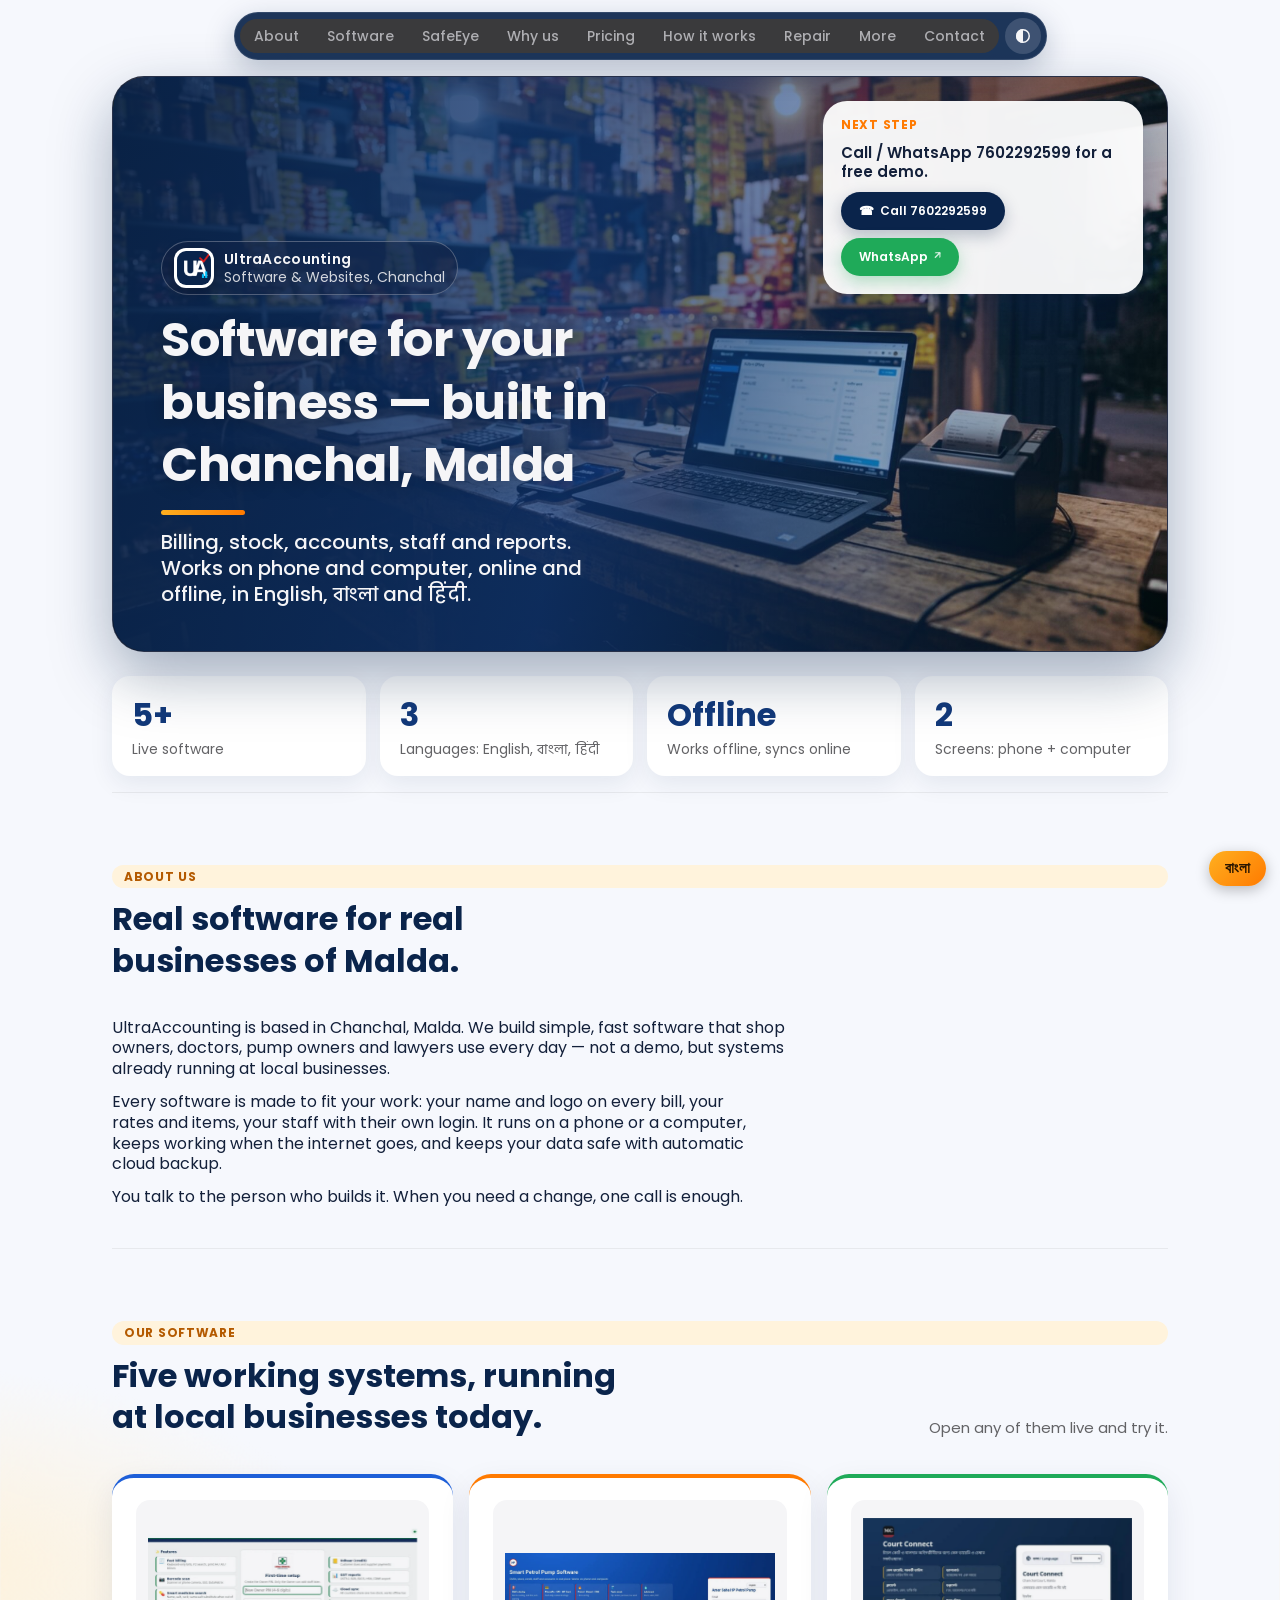
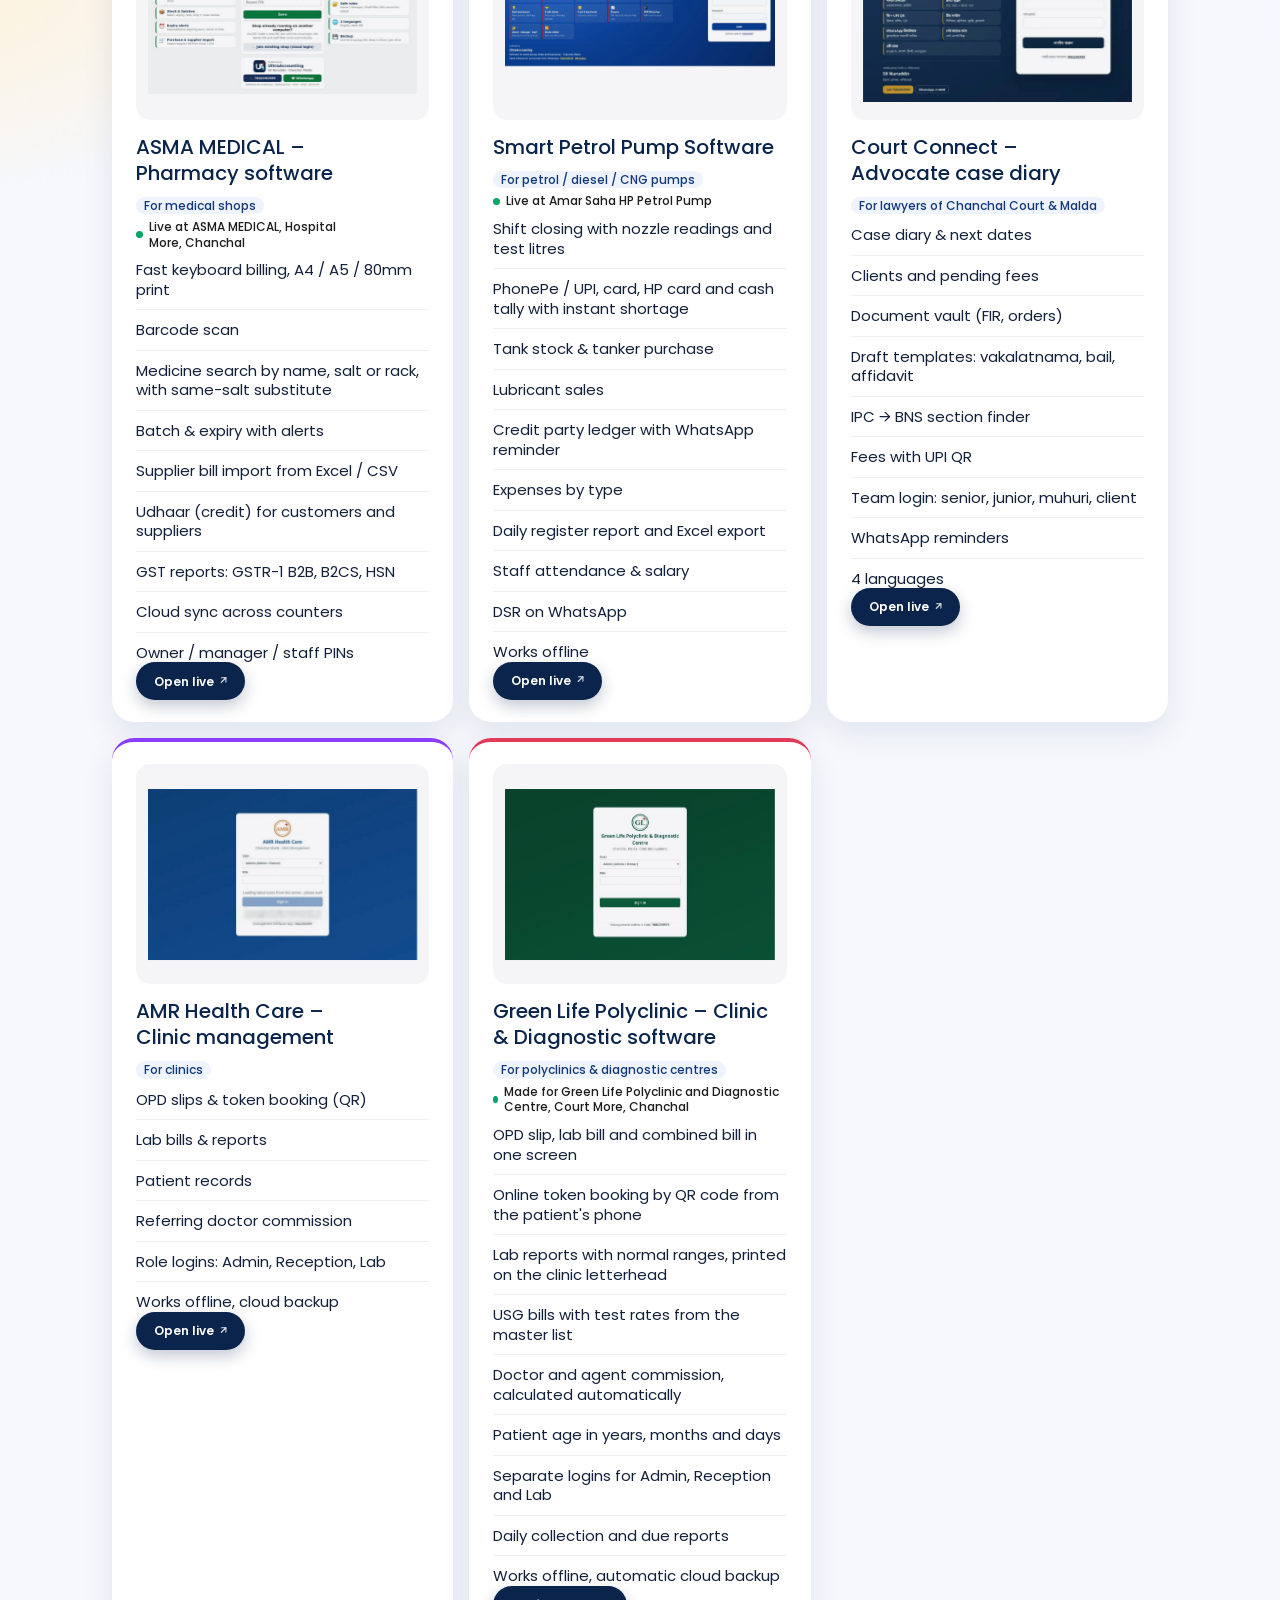
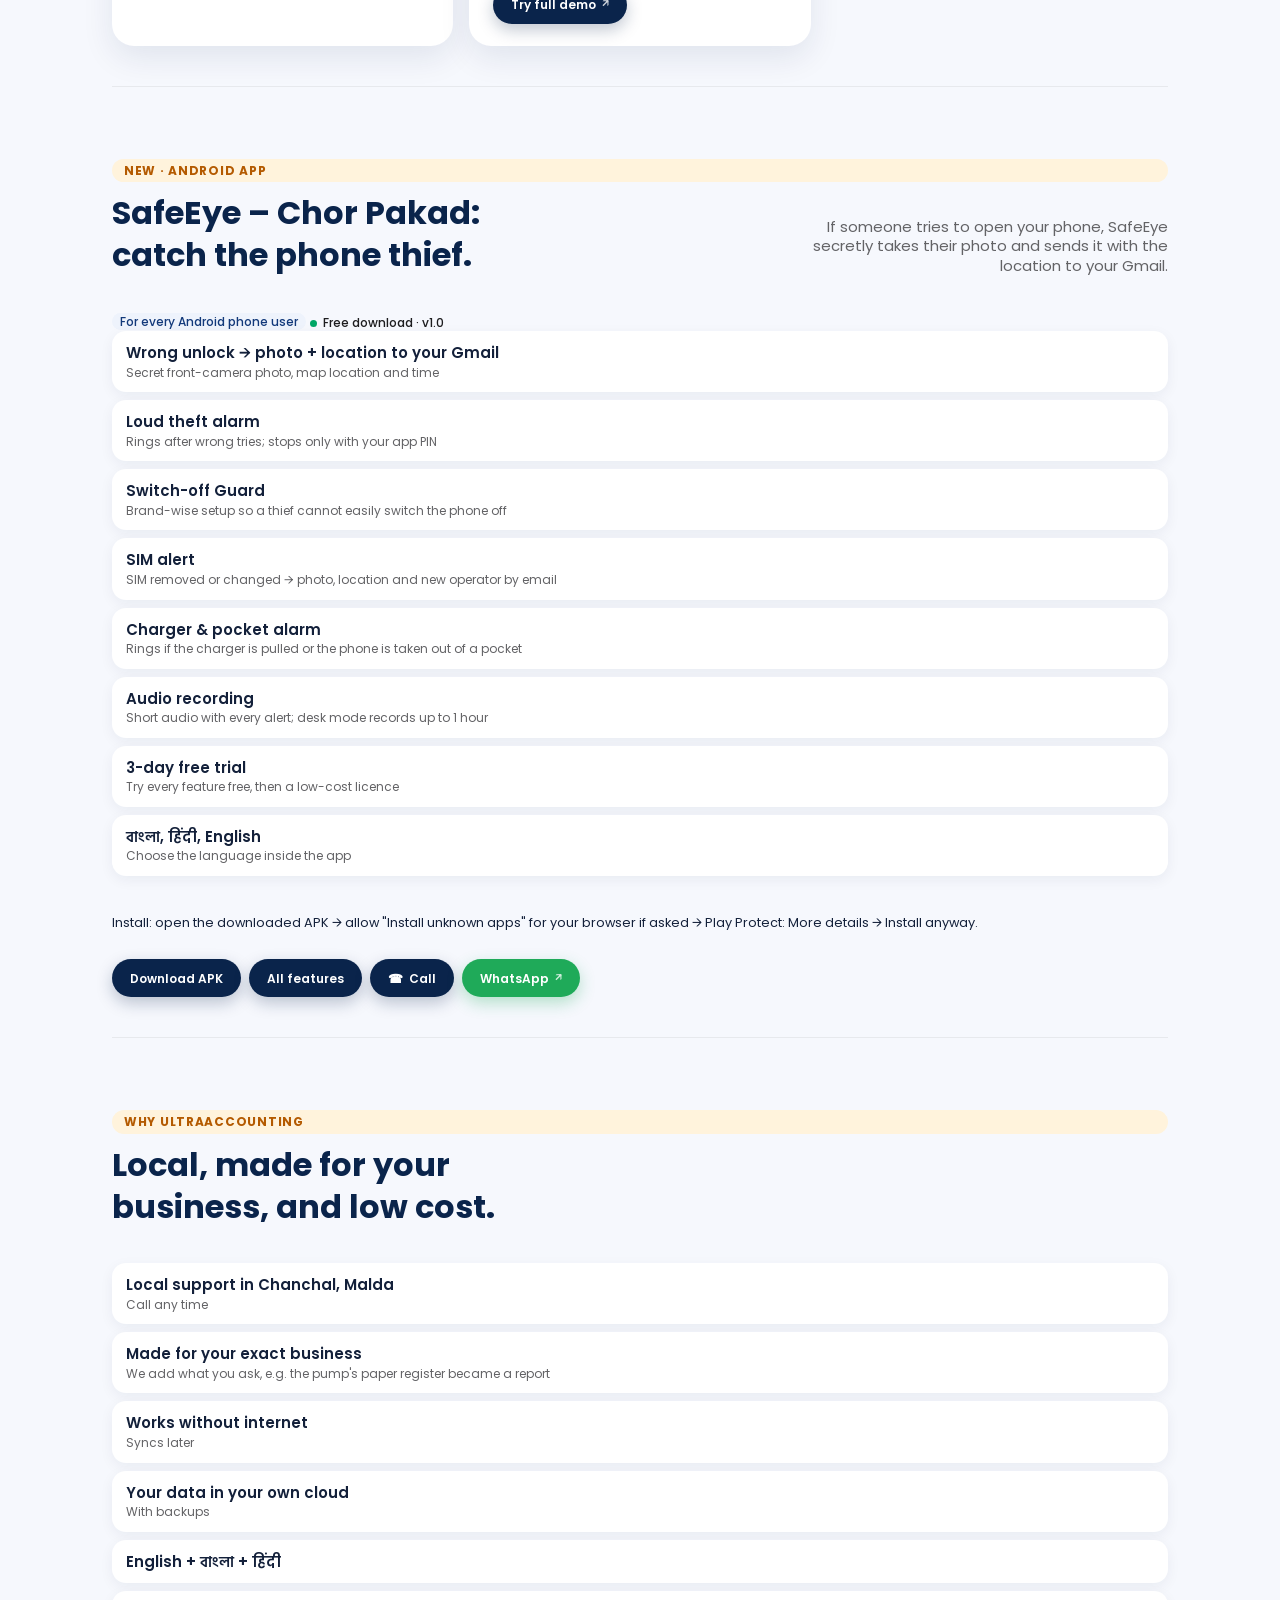
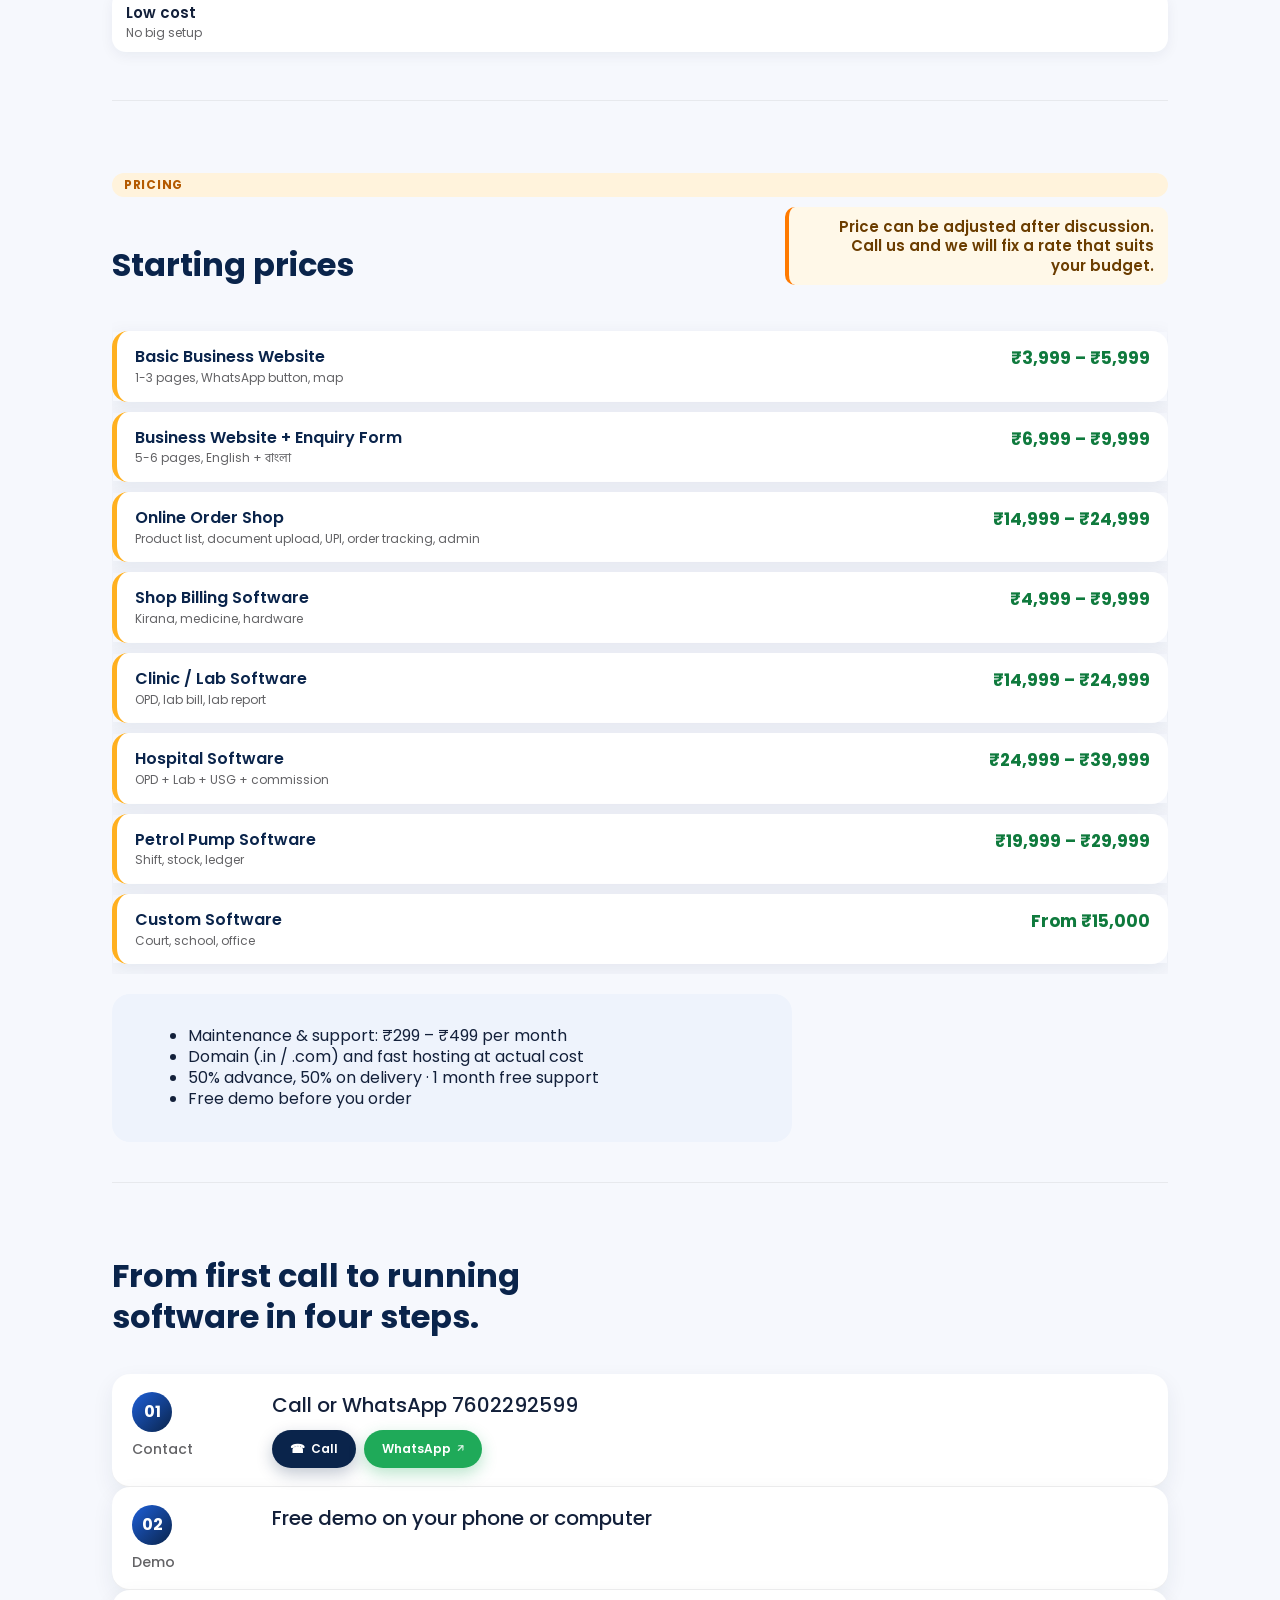
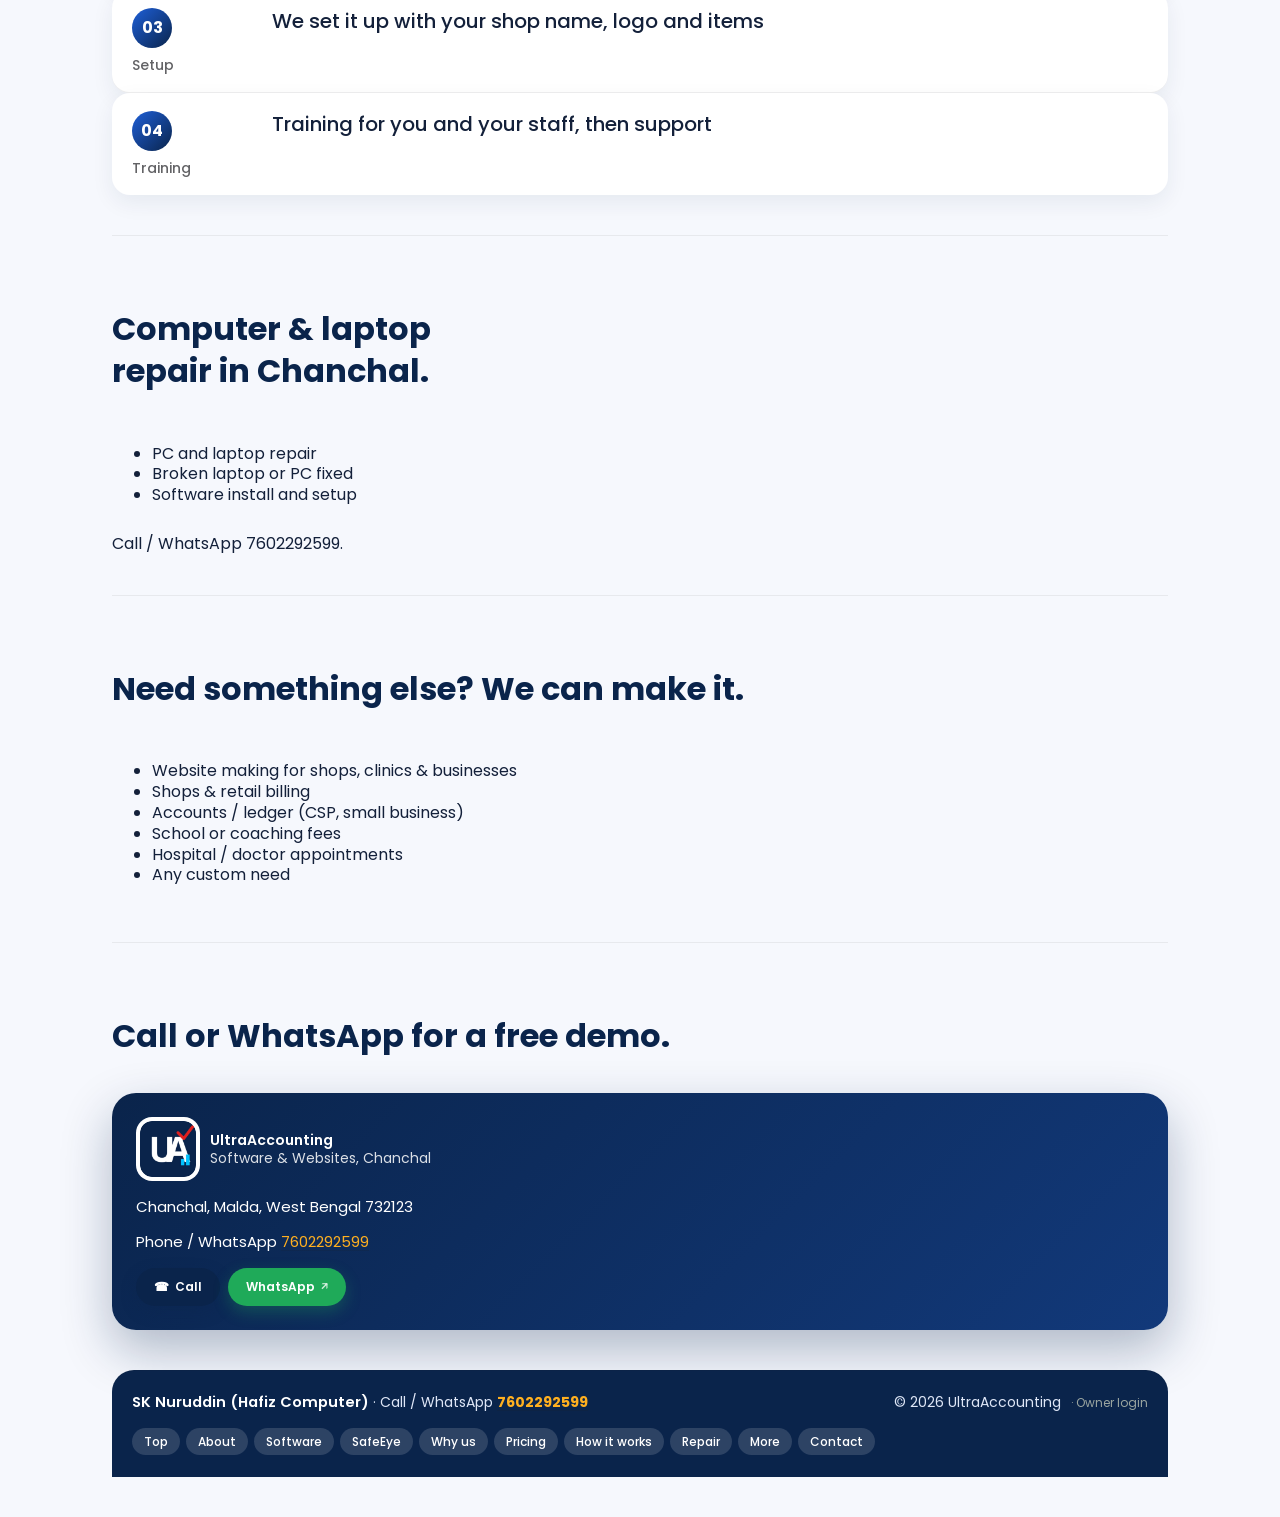
<file: index.html>
<!doctype html>
<html lang="en">
  <head>
    <meta charset="utf-8" />
    <meta name="viewport" content="width=device-width, initial-scale=1" />
    <title>UltraAccounting — Software, Website &amp; Computer Repair in Chanchal, Malda</title>
    <meta name="description" content="UltraAccounting by SK Nuruddin, Chanchal, Malda (West Bengal): pharmacy billing software, petrol pump software, clinic and diagnostic centre software (Green Life Polyclinic, AMR Health Care), advocate case diary, accounts and GST billing. Website making, computer and laptop repair in Chanchal. Software engineer SK Nuruddin. Works offline, English, Bengali, Hindi. Call / WhatsApp 7602292599." />
    <meta name="keywords" content="UltraAccounting, SK Nuruddin, software Chanchal, software Malda, pharmacy software West Bengal, medical shop billing software, petrol pump software, clinic software, advocate software, GST billing software Bengali, computer repair Chanchal, laptop repair Chanchal Malda, computer shop Chanchal, technical service Chanchal Malda, website design Chanchal, website making Malda, software engineer Chanchal, software engineer Malda, pharmacy software Malda, computer Chanchal Malda" />
    <meta name="author" content="SK Nuruddin" />
    <link rel="canonical" href="https://ultraaccounting-software.onrender.com/" />
    <meta property="og:title" content="UltraAccounting — Business software made in Chanchal, Malda" />
    <meta property="og:description" content="Pharmacy, petrol pump, clinic and advocate software. Free demo: call / WhatsApp 7602292599." />
    <meta property="og:image" content="ua-logo.png" />
    <meta property="og:type" content="website" />
    <link rel="icon" href="favicon.png" />
    <link rel="apple-touch-icon" href="ua-logo.png" />
    <script type="application/ld+json">{"@context":"https://schema.org","@type":"LocalBusiness","name":"UltraAccounting","founder":{"@type":"Person","name":"SK Nuruddin"},"description":"Business software for pharmacies, petrol pumps, clinics, advocates and shops; computer and laptop repair","knowsAbout":["Website design","Software development","Pharmacy software","Billing software","Accounting software","Computer repair","Laptop repair"],"telephone":"+917602292599","address":{"@type":"PostalAddress","addressLocality":"Chanchal","addressRegion":"West Bengal","postalCode":"732123","addressCountry":"IN"},"areaServed":"Malda, West Bengal"}</script>

    <link rel="preconnect" href="https://fonts.googleapis.com" />
    <link rel="preconnect" href="https://fonts.gstatic.com" crossorigin />
    <link
      rel="stylesheet"
      href="https://fonts.googleapis.com/css2?family=Poppins:wght@400;500;600;700&family=Hind+Siliguri:wght@400;600;700&family=Geist:wght@400;500;600&family=Geist+Mono:wght@400&display=swap"
    />
    <link rel="stylesheet" href="ultra.css" />
    <link rel="stylesheet" href="ultra-hero.css" />
    <link rel="stylesheet" href="ua-theme.css" />
    <style>
      .x-brand { display: flex; align-items: center; gap: 10px; }
      .x-brand img { width: 40px; height: 40px; border-radius: var(--r-s); flex: none; }
      .x-brand--lg img { width: 64px; height: 64px; border-radius: var(--r-m); }
      .x-brand b { display: block; font: var(--type-label); font-weight: var(--weight-bold); }
      .x-brand small { display: block; font: var(--type-small); opacity: 0.85; }
      .x-contact { display: grid; gap: 16px; padding: 24px; border-radius: var(--r-l); background: var(--fill-tertiary); }
      .x-contact p { margin: 0; font: var(--type-body); }
      .x-contact a { color: inherit; }
    </style>
  </head>
  <body>
    <div class="page" id="top">
      <header class="nav glass" data-auto></header>
      <main class="main">
        <section class="hero">
          <img class="hero__img" src="hero.jpg" alt="A shop counter with a laptop showing billing software and a receipt printer" />
          <div class="hero__copy">
            <div class="hero__eyebrow x-brand">
              <img src="ua-logo.png" alt="UltraAccounting logo" />
              <span><b>UltraAccounting</b><small>Software &amp; Websites, Chanchal</small></span>
            </div>
            <h1>Software for your business — built in Chanchal, Malda</h1>
            <p class="hero__sub">Billing, stock, accounts, staff and reports. Works on phone and computer, online and offline, in English, বাংলা and हिंदी.</p>
          </div>
          <aside class="callout" aria-label="Next step">
            <p class="callout__head">Next step</p>
            <p class="callout__lead"><strong>Call / WhatsApp 7602292599 for a free demo.</strong></p>
            <div class="links">
              <a class="btn" href="tel:+917602292599">Call 7602292599</a>
              <a class="btn" href="https://wa.me/917602292599?text=Hello%20UltraAccounting%2C%20I%20want%20a%20software%20demo" target="_blank" rel="noopener">WhatsApp</a>
            </div>
          </aside>
        </section>

        <section class="stats">
          <div class="stat"><span class="stat__fig">5+</span><span class="stat__label">Live software</span></div>
          <div class="stat"><span class="stat__fig">3</span><span class="stat__label">Languages: English, বাংলা, हिंदी</span></div>
          <div class="stat"><span class="stat__fig">Offline</span><span class="stat__label">Works offline, syncs online</span></div>
          <div class="stat"><span class="stat__fig">2</span><span class="stat__label">Screens: phone + computer</span></div>
        </section>

        <section class="section" id="about" data-nav="About">
          <div class="head">
            <p class="head__eyebrow">About us</p>
            <h2>Real software for real businesses of Malda.</h2>
          </div>
          <div class="prose">
            <p>UltraAccounting is based in Chanchal, Malda. We build simple, fast software that shop owners, doctors, pump owners and lawyers use every day — not a demo, but systems already running at local businesses.</p>
            <p>Every software is made to fit your work: your name and logo on every bill, your rates and items, your staff with their own login. It runs on a phone or a computer, keeps working when the internet goes, and keeps your data safe with automatic cloud backup.</p>
            <p>You talk to the person who builds it. When you need a change, one call is enough.</p>
          </div>
        </section>

        <section class="section" id="software" data-nav="Software">
          <div class="head">
            <p class="head__eyebrow">Our software</p>
            <h2>Five working systems, running at local businesses today.</h2>
            <p class="head__sub">Open any of them live and try it.</p>
          </div>
          <div class="cards">
            <div>
              <figure class="cards__media"><img src="asma-s.jpg" alt="ASMA MEDICAL pharmacy software screen" /></figure>
              <h3>ASMA MEDICAL – Pharmacy software</h3>
              <p><span class="pill">For medical shops</span> <span class="dot">Live at ASMA MEDICAL, Hospital More, Chanchal</span></p>
              <ul>
                <li>Fast keyboard billing, A4 / A5 / 80mm print</li>
                <li>Barcode scan</li>
                <li>Medicine search by name, salt or rack, with same-salt substitute</li>
                <li>Batch &amp; expiry with alerts</li>
                <li>Supplier bill import from Excel / CSV</li>
                <li>Udhaar (credit) for customers and suppliers</li>
                <li>GST reports: GSTR-1 B2B, B2CS, HSN</li>
                <li>Cloud sync across counters</li>
                <li>Owner / manager / staff PINs</li>
              </ul>
              <div class="links"><a class="btn" href="https://asma-medical.onrender.com" target="_blank" rel="noopener">Open live</a></div>
            </div>
            <div>
              <figure class="cards__media"><img src="pump-s.jpg" alt="Smart Petrol Pump Software screen" /></figure>
              <h3>Smart Petrol Pump Software</h3>
              <p><span class="pill">For petrol / diesel / CNG pumps</span> <span class="dot">Live at Amar Saha HP Petrol Pump</span></p>
              <ul>
                <li>Shift closing with nozzle readings and test litres</li>
                <li>PhonePe / UPI, card, HP card and cash tally with instant shortage</li>
                <li>Tank stock &amp; tanker purchase</li>
                <li>Lubricant sales</li>
                <li>Credit party ledger with WhatsApp reminder</li>
                <li>Expenses by type</li>
                <li>Daily register report and Excel export</li>
                <li>Staff attendance &amp; salary</li>
                <li>DSR on WhatsApp</li>
                <li>Works offline</li>
              </ul>
              <div class="links"><a class="btn" href="https://petrol-bpcl-amarsaha.onrender.com" target="_blank" rel="noopener">Open live</a></div>
            </div>
            <div>
              <figure class="cards__media"><img src="court-s.jpg" alt="Court Connect advocate case diary screen" /></figure>
              <h3>Court Connect – Advocate case diary</h3>
              <p><span class="pill">For lawyers of Chanchal Court &amp; Malda</span></p>
              <ul>
                <li>Case diary &amp; next dates</li>
                <li>Clients and pending fees</li>
                <li>Document vault (FIR, orders)</li>
                <li>Draft templates: vakalatnama, bail, affidavit</li>
                <li>IPC → BNS section finder</li>
                <li>Fees with UPI QR</li>
                <li>Team login: senior, junior, muhuri, client</li>
                <li>WhatsApp reminders</li>
                <li>4 languages</li>
              </ul>
              <div class="links"><a class="btn" href="https://court-connect-malda.onrender.com" target="_blank" rel="noopener">Open live</a></div>
            </div>
            <div>
              <figure class="cards__media"><img src="amr-s.jpg" alt="AMR Health Care clinic software screen" /></figure>
              <h3>AMR Health Care – Clinic management</h3>
              <p><span class="pill">For clinics</span></p>
              <ul>
                <li>OPD slips &amp; token booking (QR)</li>
                <li>Lab bills &amp; reports</li>
                <li>Patient records</li>
                <li>Referring doctor commission</li>
                <li>Role logins: Admin, Reception, Lab</li>
                <li>Works offline, cloud backup</li>
              </ul>
              <div class="links"><a class="btn" href="https://amr-hospital.onrender.com" target="_blank" rel="noopener">Open live</a></div>
            </div>
            <div>
              <figure class="cards__media"><img src="greenlife-s.jpg" alt="Green Life Polyclinic clinic software login screen" /></figure>
              <h3>Green Life Polyclinic – Clinic &amp; Diagnostic software</h3>
              <p><span class="pill">For polyclinics &amp; diagnostic centres</span> <span class="dot">Made for Green Life Polyclinic and Diagnostic Centre, Court More, Chanchal</span></p>
              <ul>
                <li>OPD slip, lab bill and combined bill in one screen</li>
                <li>Online token booking by QR code from the patient's phone</li>
                <li>Lab reports with normal ranges, printed on the clinic letterhead</li>
                <li>USG bills with test rates from the master list</li>
                <li>Doctor and agent commission, calculated automatically</li>
                <li>Patient age in years, months and days</li>
                <li>Separate logins for Admin, Reception and Lab</li>
                <li>Daily collection and due reports</li>
                <li>Works offline, automatic cloud backup</li>
              </ul>
              <div class="links"><a class="btn" href="/greenlife-demo/" target="_blank" rel="noopener">Try full demo</a></div>
            </div>
          </div>
        </section>

        <section class="section" id="safeeye" data-nav="SafeEye">
          <div class="head">
            <p class="head__eyebrow">New · Android app</p>
            <h2>SafeEye – Chor Pakad: catch the phone thief.</h2>
            <p class="head__sub">If someone tries to open your phone, SafeEye secretly takes their photo and sends it with the location to your Gmail.</p>
          </div>
          <p><span class="pill">For every Android phone user</span> <span class="dot">Free download · v1.0</span></p>
          <ul class="checklist">
            <li><span class="checklist__item">Wrong unlock → photo + location to your Gmail <small>Secret front-camera photo, map location and time</small></span></li>
            <li><span class="checklist__item">Loud theft alarm <small>Rings after wrong tries; stops only with your app PIN</small></span></li>
            <li><span class="checklist__item">Switch-off Guard <small>Brand-wise setup so a thief cannot easily switch the phone off</small></span></li>
            <li><span class="checklist__item">SIM alert <small>SIM removed or changed → photo, location and new operator by email</small></span></li>
            <li><span class="checklist__item">Charger &amp; pocket alarm <small>Rings if the charger is pulled or the phone is taken out of a pocket</small></span></li>
            <li><span class="checklist__item">Audio recording <small>Short audio with every alert; desk mode records up to 1 hour</small></span></li>
            <li><span class="checklist__item">3-day free trial <small>Try every feature free, then a low-cost licence</small></span></li>
            <li><span class="checklist__item">বাংলা, हिंदी, English <small>Choose the language inside the app</small></span></li>
          </ul>
          <p><small>Install: open the downloaded APK → allow "Install unknown apps" for your browser if asked → Play Protect: More details → Install anyway.</small></p>
          <div class="links">
            <a class="btn" href="/safeeye/SafeEye-ChorPakad.apk" download="SafeEye-ChorPakad.apk">Download APK</a>
            <a class="btn" href="/safeeye/">All features</a>
            <a class="btn" href="tel:+917602292599">Call</a>
            <a class="btn" href="https://wa.me/917602292599?text=Hello%20UltraAccounting%2C%20I%20want%20SafeEye%20%E2%80%93%20Chor%20Pakad" target="_blank" rel="noopener">WhatsApp</a>
          </div>
        </section>

        <section class="section" id="why" data-nav="Why us">
          <div class="head">
            <p class="head__eyebrow">Why UltraAccounting</p>
            <h2>Local, made for your business, and low cost.</h2>
          </div>
          <ul class="checklist">
            <li><span class="checklist__item">Local support in Chanchal, Malda <small>Call any time</small></span></li>
            <li><span class="checklist__item">Made for your exact business <small>We add what you ask, e.g. the pump's paper register became a report</small></span></li>
            <li><span class="checklist__item">Works without internet <small>Syncs later</small></span></li>
            <li><span class="checklist__item">Your data in your own cloud <small>With backups</small></span></li>
            <li><span class="checklist__item">English + বাংলা + हिंदी</span></li>
            <li><span class="checklist__item">Low cost <small>No big setup</small></span></li>
          </ul>
        </section>

        <section class="section" id="pricing" data-nav="Pricing">
          <div class="head">
            <p class="head__eyebrow">Pricing</p>
            <h2>Starting prices</h2>
            <p class="head__sub">Price can be adjusted after discussion. Call us and we will fix a rate that suits your budget.</p>
          </div>
          <div class="table-wrap">
            <table>
              <thead><tr><th>Service</th><th>Price</th></tr></thead>
              <tbody>
                <tr><th class="rowhead">Basic Business Website<small>1-3 pages, WhatsApp button, map</small></th><td class="num" data-label="Price">₹3,999 – ₹5,999</td></tr>
                <tr><th class="rowhead">Business Website + Enquiry Form<small>5-6 pages, English + বাংলা</small></th><td class="num" data-label="Price">₹6,999 – ₹9,999</td></tr>
                <tr><th class="rowhead">Online Order Shop<small>Product list, document upload, UPI, order tracking, admin</small></th><td class="num" data-label="Price">₹14,999 – ₹24,999</td></tr>
                <tr><th class="rowhead">Shop Billing Software<small>Kirana, medicine, hardware</small></th><td class="num" data-label="Price">₹4,999 – ₹9,999</td></tr>
                <tr><th class="rowhead">Clinic / Lab Software<small>OPD, lab bill, lab report</small></th><td class="num" data-label="Price">₹14,999 – ₹24,999</td></tr>
                <tr><th class="rowhead">Hospital Software<small>OPD + Lab + USG + commission</small></th><td class="num" data-label="Price">₹24,999 – ₹39,999</td></tr>
                <tr><th class="rowhead">Petrol Pump Software<small>Shift, stock, ledger</small></th><td class="num" data-label="Price">₹19,999 – ₹29,999</td></tr>
                <tr><th class="rowhead">Custom Software<small>Court, school, office</small></th><td class="num" data-label="Price">From ₹15,000</td></tr>
              </tbody>
            </table>
          </div>
          <div class="prose after-table">
            <ul>
              <li>Maintenance &amp; support: ₹299 – ₹499 per month</li>
              <li>Domain (.in / .com) and fast hosting at actual cost</li>
              <li>50% advance, 50% on delivery · 1 month free support</li>
              <li>Free demo before you order</li>
            </ul>
          </div>
        </section>

        <section class="section" id="how" data-nav="How it works">
          <div class="head">
            <h2>From first call to running software in four steps.</h2>
          </div>
          <div class="steps">
            <article class="step">
              <div class="step__intro"><p class="step__num">01</p><p class="step__eyebrow">Contact</p></div>
              <div>
                <h3>Call or WhatsApp 7602292599</h3>
                <div class="links">
                  <a class="btn" href="tel:+917602292599">Call</a>
                  <a class="btn" href="https://wa.me/917602292599?text=Hello%20UltraAccounting%2C%20I%20want%20a%20software%20demo" target="_blank" rel="noopener">WhatsApp</a>
                </div>
              </div>
            </article>
            <article class="step">
              <div class="step__intro"><p class="step__num">02</p><p class="step__eyebrow">Demo</p></div>
              <div><h3>Free demo on your phone or computer</h3></div>
            </article>
            <article class="step">
              <div class="step__intro"><p class="step__num">03</p><p class="step__eyebrow">Setup</p></div>
              <div><h3>We set it up with your shop name, logo and items</h3></div>
            </article>
            <article class="step">
              <div class="step__intro"><p class="step__num">04</p><p class="step__eyebrow">Training</p></div>
              <div><h3>Training for you and your staff, then support</h3></div>
            </article>
          </div>
        </section>

        <section class="section" id="repair" data-nav="Repair">
          <div class="head">
            <h2>Computer &amp; laptop repair in Chanchal.</h2>
          </div>
          <div class="prose">
            <ul>
              <li>PC and laptop repair</li>
              <li>Broken laptop or PC fixed</li>
              <li>Software install and setup</li>
            </ul>
            <p>Call / WhatsApp 7602292599.</p>
          </div>
        </section>

        <section class="section" id="more" data-nav="More">
          <div class="head">
            <h2>Need something else? We can make it.</h2>
          </div>
          <div class="prose">
            <ul>
              <li>Website making for shops, clinics &amp; businesses</li>
              <li>Shops &amp; retail billing</li>
              <li>Accounts / ledger (CSP, small business)</li>
              <li>School or coaching fees</li>
              <li>Hospital / doctor appointments</li>
              <li>Any custom need</li>
            </ul>
          </div>
        </section>

        <section class="section" id="contact" data-nav="Contact">
          <div class="head">
            <h2>Call or WhatsApp for a free demo.</h2>
          </div>
          <div class="x-contact">
            <div class="x-brand x-brand--lg">
              <img src="ua-logo.png" alt="UltraAccounting logo" />
              <span><b>UltraAccounting</b><small>Software &amp; Websites, Chanchal</small></span>
            </div>
            <p>Chanchal, Malda, West Bengal 732123</p>
            <p>Phone / WhatsApp <a class="link" href="tel:+917602292599">7602292599</a></p>
            <div class="links">
              <a class="btn" href="tel:+917602292599">Call</a>
              <a class="btn" href="https://wa.me/917602292599?text=Hello%20UltraAccounting%2C%20I%20want%20a%20software%20demo" target="_blank" rel="noopener">WhatsApp</a>
            </div>
          </div>
        </section>
      </main>
      <footer class="foot">
        <p><strong>SK Nuruddin (Hafiz Computer)</strong> · Call / WhatsApp <a class="link" href="tel:+917602292599">7602292599</a></p>
        <p>© 2026 UltraAccounting <a href="/owner/" rel="nofollow" style="color:#9aa5a0;font-size:12px;text-decoration:none;margin-left:6px">· Owner login</a></p>
        <nav aria-label="Back to sections" data-auto></nav>
      </footer>
    </div>
    <button id="langbtn" type="button" onclick="setLang(document.documentElement.lang==='bn'?'en':'bn')" style="position:fixed;right:14px;bottom:14px;z-index:999;padding:10px 16px;border-radius:999px;border:0;background:#0b5d3b;color:#fff;font:600 15px/1 system-ui,sans-serif;box-shadow:0 4px 14px rgba(0,0,0,.25);cursor:pointer">বাংলা</button>
    <script src="lang.js"></script>
    <script src="ultra.js"></script>
  </body>
</html>
</file>
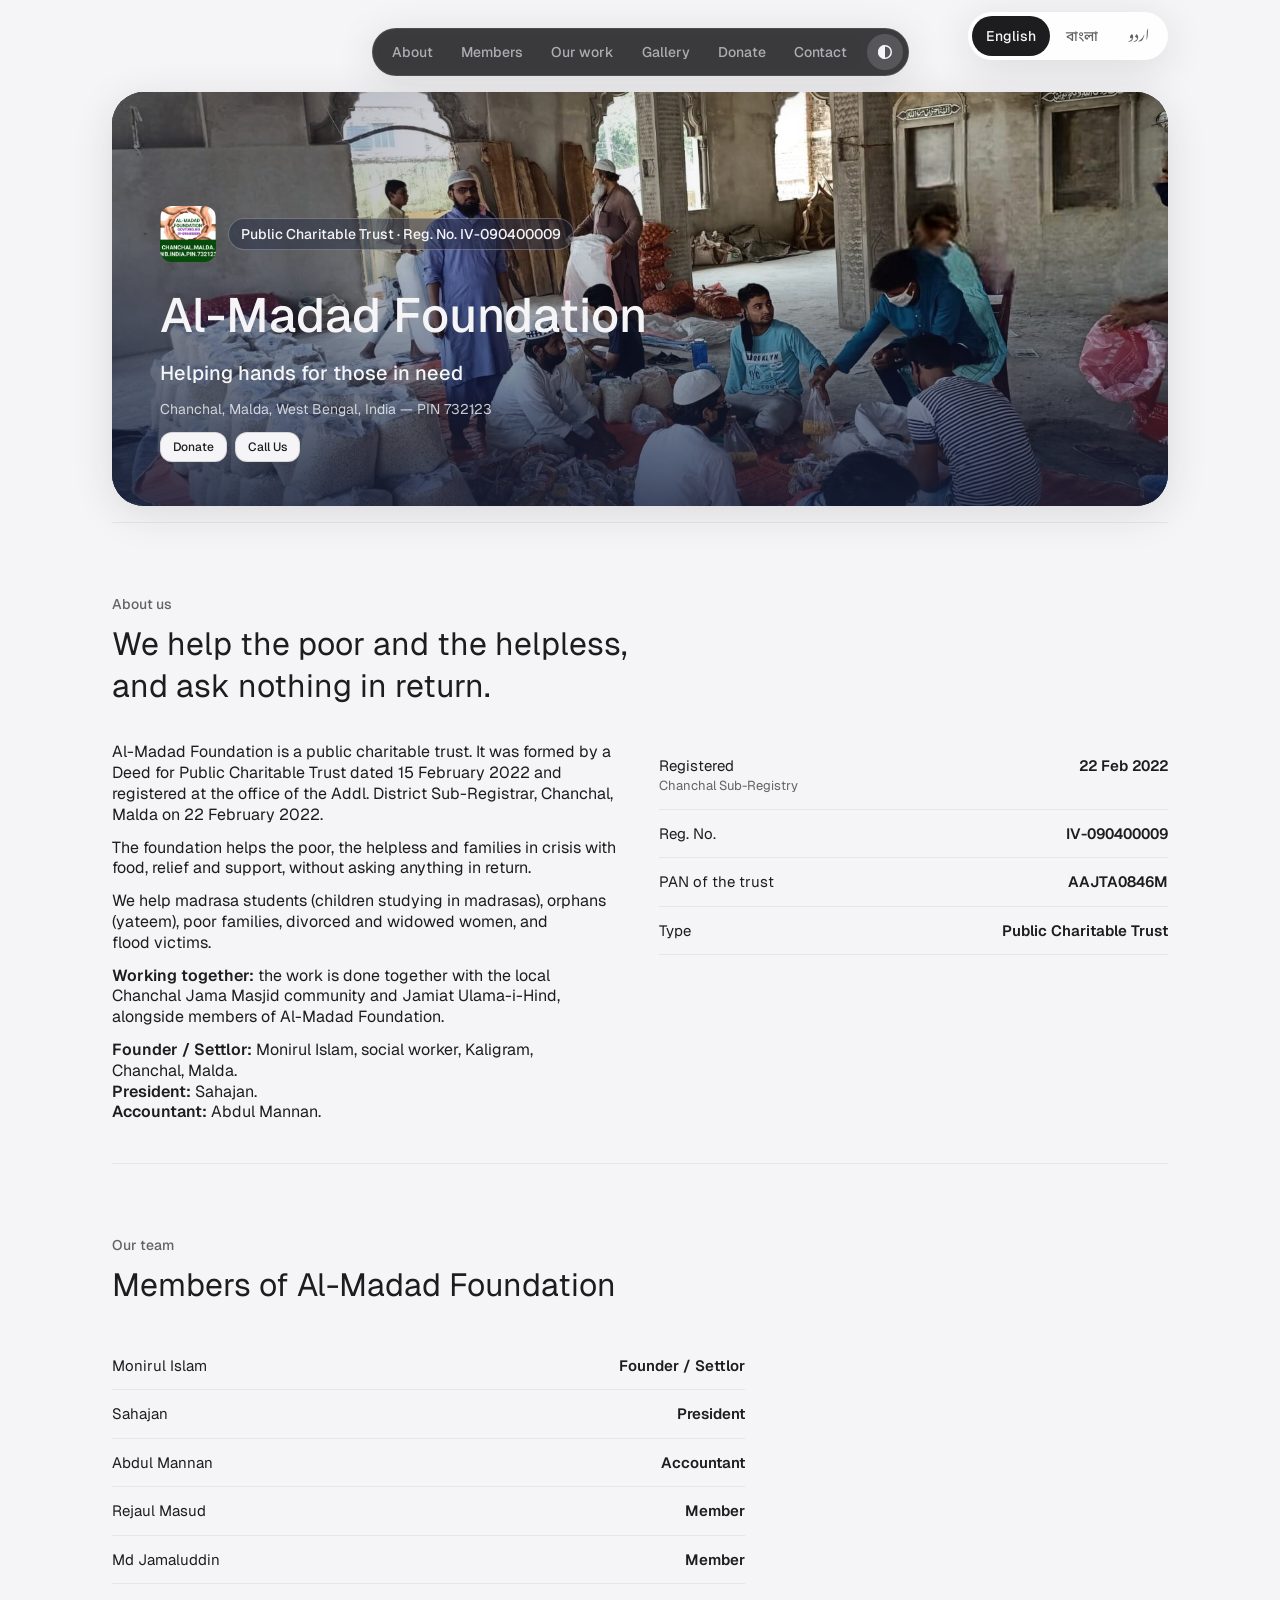
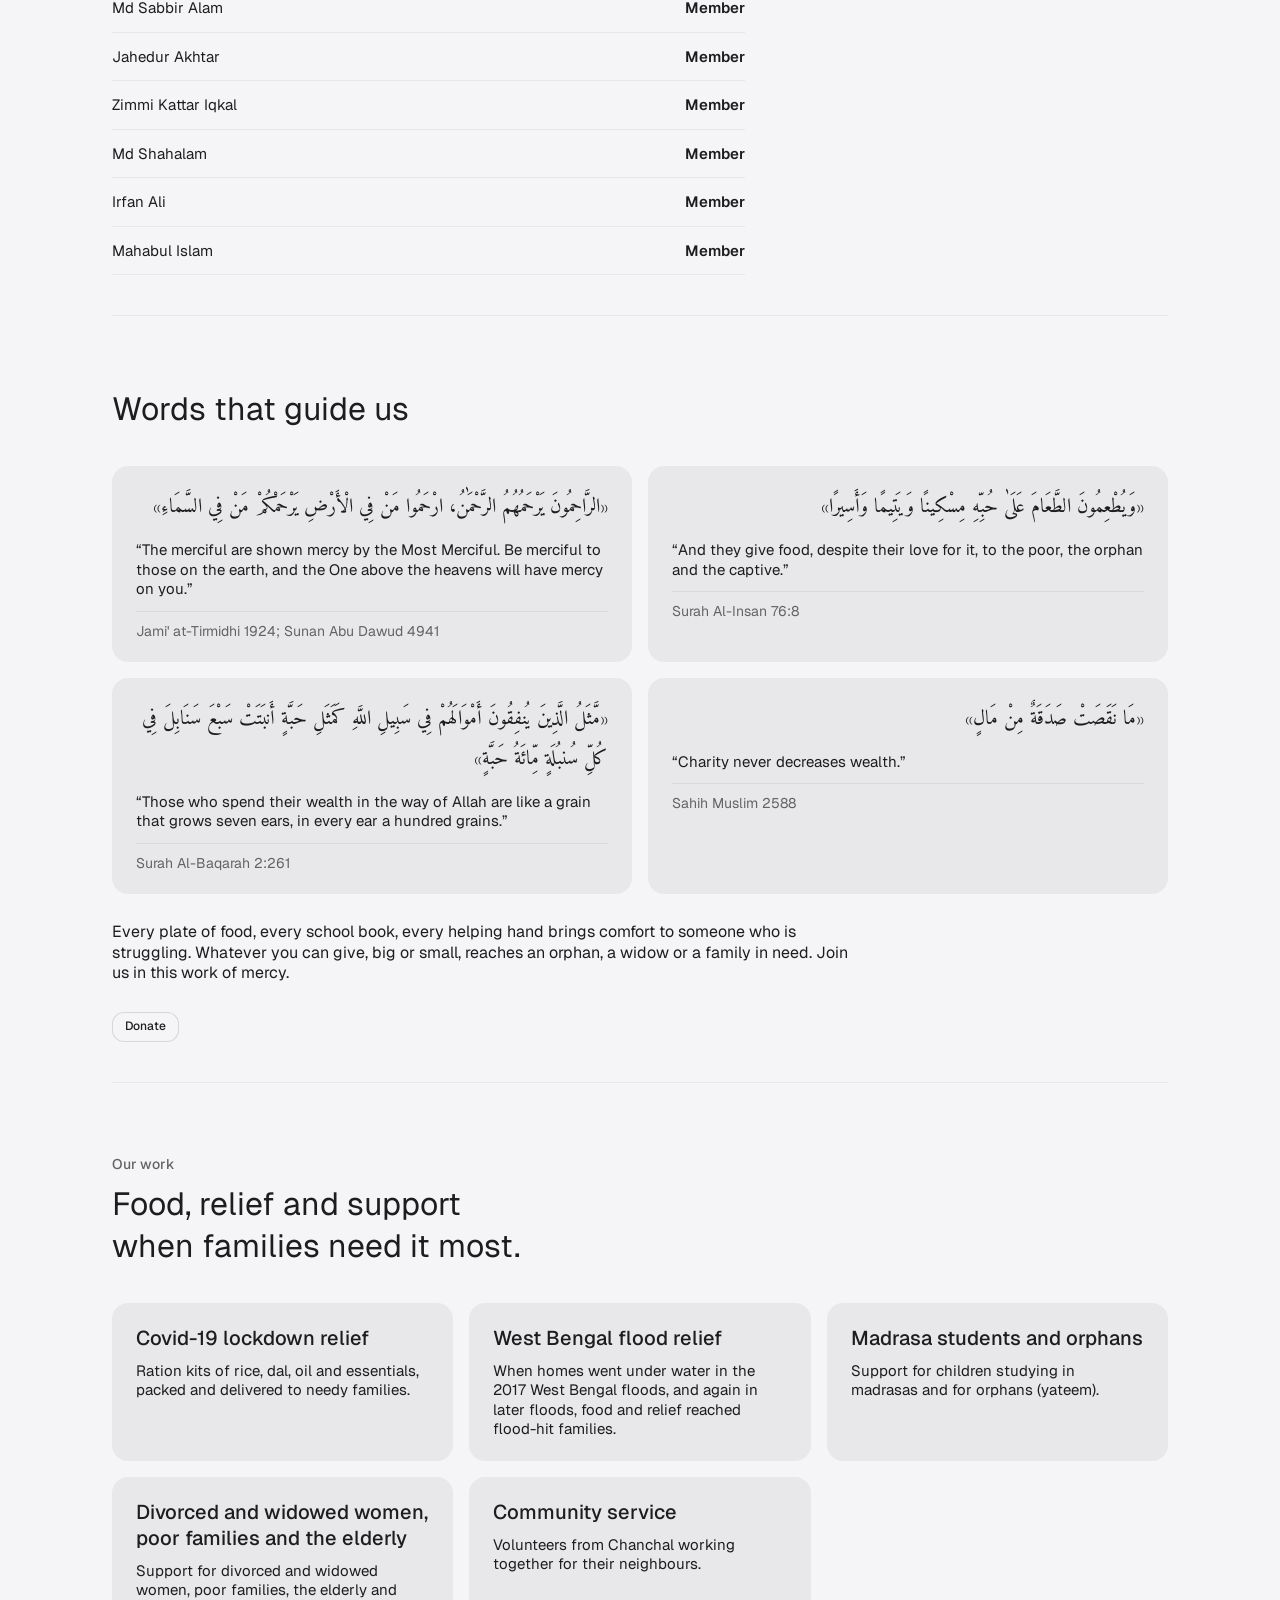
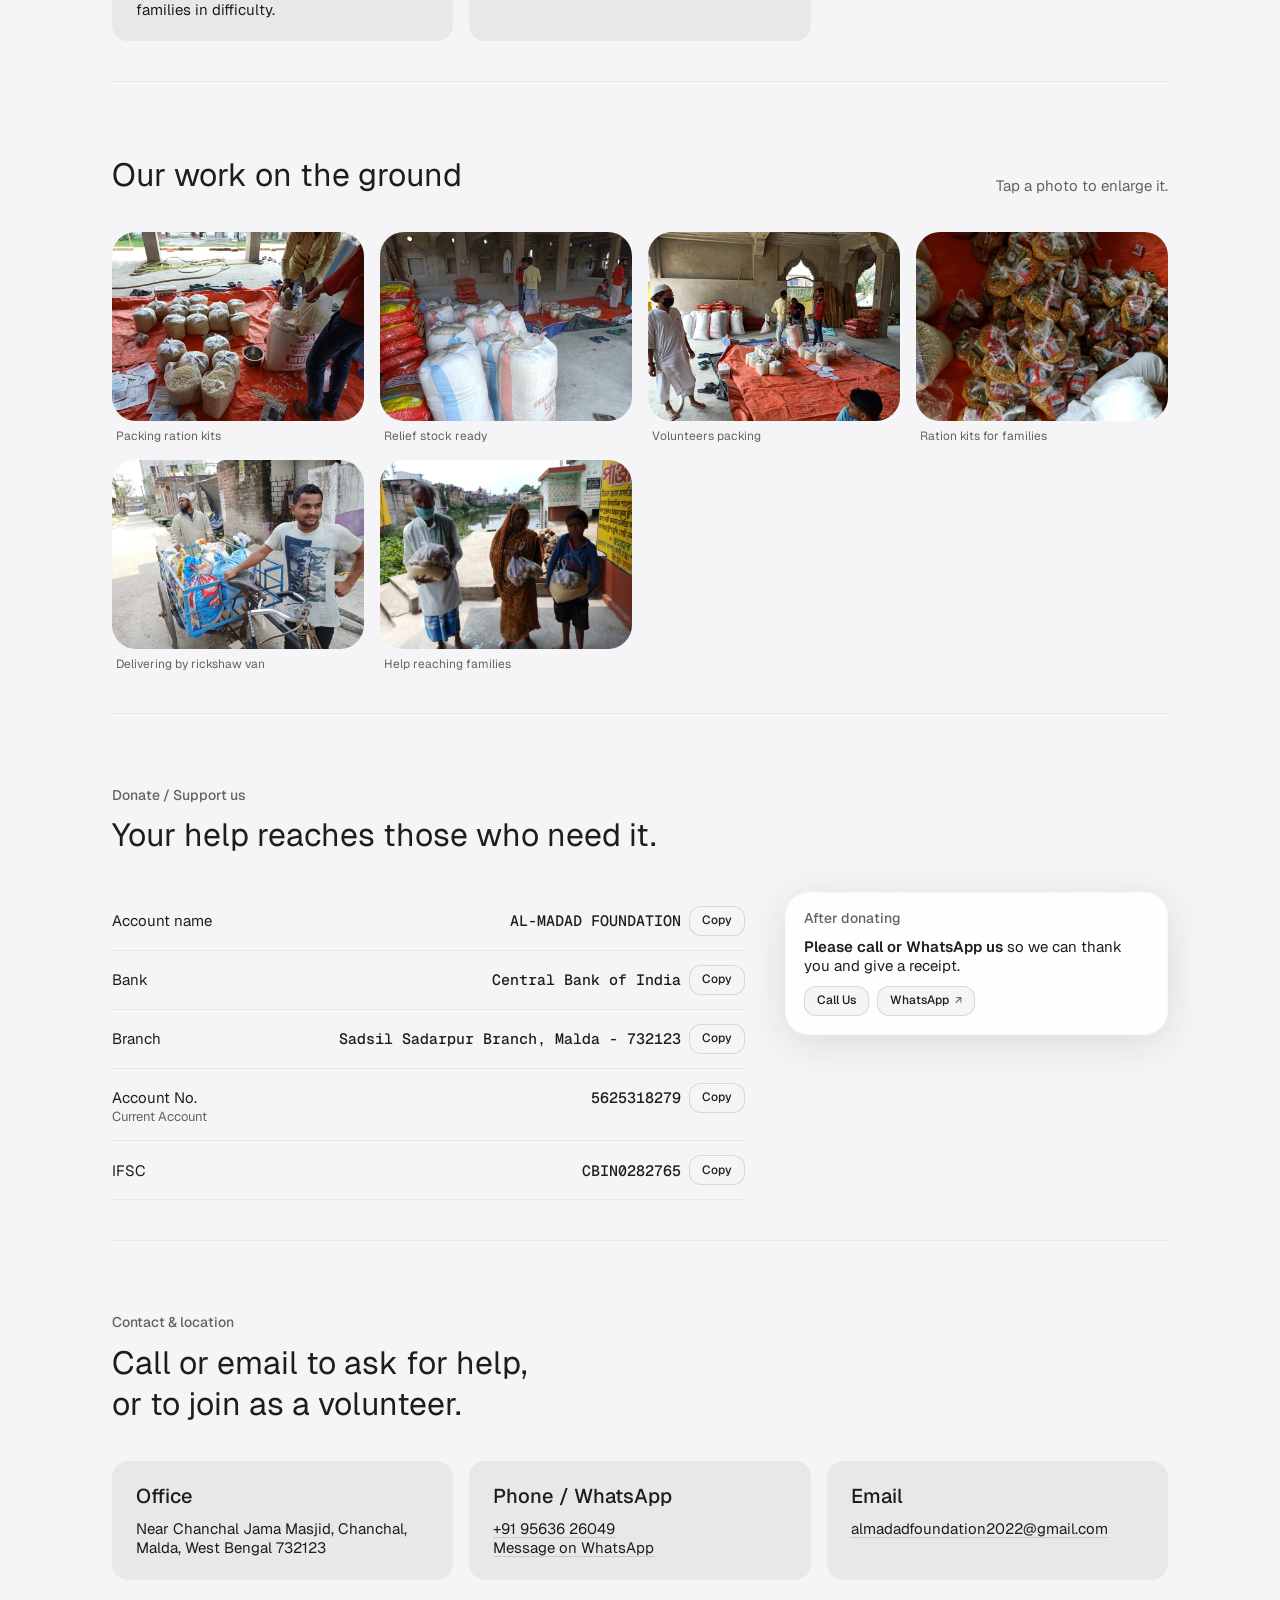
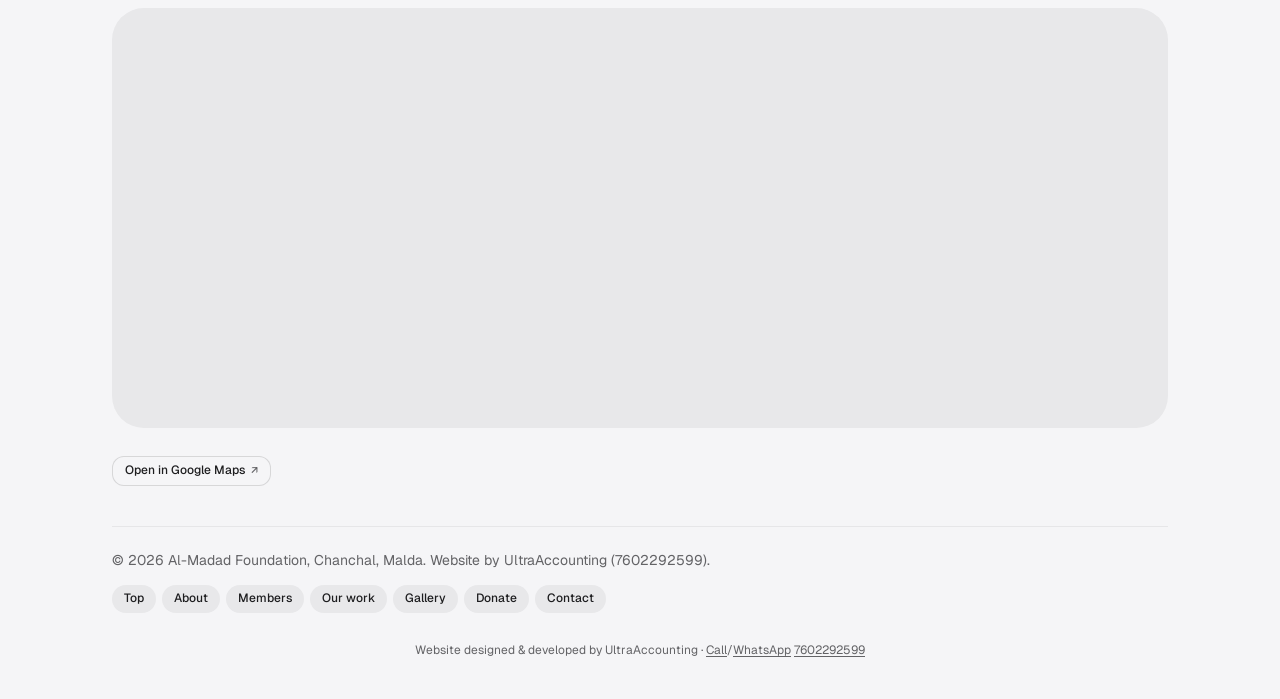
<file: almadad/index.html>
<!doctype html>
<html lang="en">
  <head>
    <meta charset="utf-8" />
    <meta name="viewport" content="width=device-width, initial-scale=1" />
    <title>Al-Madad Foundation Chanchal, Malda | Charitable Trust for Madrasa Students, Orphans &amp; Flood Relief</title>
    <meta name="description" content="Al-Madad Foundation (আল-মদদ ফাউন্ডেশন / المدد فاؤنڈیشن) is a registered public charitable trust near Chanchal Jama Masjid, Malda, West Bengal. We help madrasa students, orphans (yateem), poor families, widows and flood victims. Donate Zakat, Sadaqah and help." />
    <meta name="keywords" content="Al-Madad Foundation, Al Madad Foundation Chanchal, Almadad Foundation Malda, charitable trust Chanchal, NGO Malda, madrasa help Malda, masjid Chanchal, orphan help West Bengal, flood relief Malda, zakat sadaqah donation Malda, আল-মদদ ফাউন্ডেশন, চাঁচল, মালদা, المدد فاؤنڈیشن" />
    <link rel="canonical" href="https://ultraaccounting-software.onrender.com/almadad/" />
    <meta property="og:type" content="website" />
    <meta property="og:title" content="Al-Madad Foundation, Chanchal, Malda" />
    <meta property="og:description" content="Registered public charitable trust helping madrasa students, orphans, poor families, widows and flood victims in Chanchal, Malda." />
    <meta property="og:url" content="https://ultraaccounting-software.onrender.com/almadad/" />
    <meta property="og:image" content="https://ultraaccounting-software.onrender.com/almadad/1000438295.jpg" />
    <meta name="robots" content="index, follow" />
    <script type="application/ld+json">{"@context": "https://schema.org", "@type": "NGO", "name": "Al-Madad Foundation", "alternateName": ["Al Madad Foundation", "Almadad Foundation Chanchal", "আল-মদদ ফাউন্ডেশন", "المدد فاؤنڈیشن"], "url": "https://ultraaccounting-software.onrender.com/almadad/", "logo": "https://ultraaccounting-software.onrender.com/almadad/1000438070.jpg", "image": "https://ultraaccounting-software.onrender.com/almadad/1000438295.jpg", "description": "Al-Madad Foundation is a registered public charitable trust in Chanchal, Malda, West Bengal, helping madrasa students, orphans, poor families, widows, divorced women and flood victims, with the masjid community.", "foundingDate": "2022-02-22", "telephone": "+91-9563626049", "founder": {"@type": "Person", "name": "Monirul Islam"}, "address": {"@type": "PostalAddress", "streetAddress": "Near Chanchal Jama Masjid", "addressLocality": "Chanchal", "addressRegion": "West Bengal", "postalCode": "732123", "addressCountry": "IN"}, "geo": {"@type": "GeoCoordinates", "latitude": 25.3937, "longitude": 88.0062}, "hasMap": "https://maps.app.goo.gl/YUFAb2JZDrz3WPnG8", "areaServed": ["Chanchal", "Malda", "West Bengal"], "knowsAbout": ["Madrasa students support", "Orphan help", "Flood relief", "Covid relief", "Widow support", "Charity", "Zakat", "Sadaqah"]}</script>
    <link rel="preconnect" href="https://fonts.googleapis.com" />
    <link rel="preconnect" href="https://fonts.gstatic.com" crossorigin />
    <link
      rel="stylesheet"
      href="https://fonts.googleapis.com/css2?family=Geist:wght@400;500;600&family=Geist+Mono:wght@400&family=Noto+Sans+Bengali:wght@400;500;600&family=Noto+Nastaliq+Urdu:wght@400;500;600&family=Amiri:wght@400&display=swap"
    />
    <style>/* Hark's design tokens and component styles. Each component's rules follow its @component comment. style-gates: data */

/* @component foundations */
/* Every component switches layout at one of three widths: 600px, below which a page takes a phone's
   spacing; 761px, from which two-up components (stats, checklists, pairs) sit side by side; and 900px,
   from which heads, steps, timelines, cards and the hero's callout take their desktop layout. Media
   queries cannot read custom properties, so each query writes one side of those widths, and
   TestKitStylesheetsShareThreeBreakpoints holds every kit file to them. */
:root {
  color-scheme: light dark;

  --text-primary: light-dark(#1d1d1f, #f5f5f7);         /* body text */
  --text-secondary: light-dark(#636366, #a1a1a6);       /* supporting grey text */
  --text-tertiary: light-dark(#1d1d1f4d, #f5f5f74d);    /* hollow dots, faint marks; never body text */
  --text-primary-on: light-dark(#f5f5f7, #1d1d1f);      /* text on --fill-primary */
  --text-secondary-on: light-dark(#aeaeb2, #5c5c60);    /* grey text on --fill-primary */
  --fill-primary: light-dark(#1d1d1f, #f5f5f7);         /* the strong fill: solid chips, the nav, the badge */
  --fill-primary-on: light-dark(#f5f5f7, #1d1d1f);      /* the page background */
  --fill-secondary: light-dark(#1d1d1f80, #f5f5f780);
  --fill-tertiary: light-dark(#e8e8ea, #2a2a2d);        /* the grey card, panel and row tint */
  --fill-segment: light-dark(#3a3a3c, #e2e2e4);         /* the nav's tab track */
  --fill-system-green: #00a665;                         /* status: done, ready */
  --fill-system-orange: #ff4d00;                        /* status: now, current */
  --fill-system-red: light-dark(#da2f35, #f1555b);      /* status: blocked, error */
  --transparent-primary: light-dark(#1d1d1f4d, #f5f5f74d);
  --stroke-primary: light-dark(#1d1d1f24, #f5f5f724);   /* strong hairline */
  --stroke-secondary: light-dark(#1d1d1f12, #f5f5f712); /* faint hairline between rows */
  --stroke-primary-on: light-dark(#f5f5f71a, #1d1d1f1a);
  --stroke-composer: light-dark(#f5f5f780, #1d1d1f80);  /* the callout's glass edge */
  --stroke-system-orange: #ff4d0026;
  --hover-wash: light-dark(#1d1d1f0d, #f5f5f70d);
  --hover-wash-primary-on: light-dark(#f9f9fa26, #1d1d1f14);

  /* The hero is light text over a dark photo in both themes. */
  --hero-surface: #161f39;
  --hero-text: #f5f5f7;
  --hero-text-muted: #f5f5f7cc;
  --hero-scrim-strong: rgb(22 31 57 / 0.78);
  --hero-scrim-soft: rgb(22 31 57 / 0.3);
  --hero-scrim-side: rgb(22 31 57 / 0.45);
  --hero-glass: rgb(22 31 57 / 0.42);
  --hero-glass-faint: rgb(22 31 57 / 0.35);
  --hero-glass-stroke: rgb(245 245 247 / 0.28);

  --mat-regular: light-dark(rgb(255 255 255 / 0.56), rgb(29 29 31 / 0.55));
  --mat-thin: light-dark(rgb(255 255 255 / 0.22), rgb(29 29 31 / 0.4));
  --mat-agent: light-dark(rgb(255 255 255 / 0.84), rgb(29 29 31 / 0.66));
  --mat-inverse: color-mix(in srgb, var(--fill-primary) 86%, transparent);  /* the nav: dark on light, light on dark */
  --hark-blur: blur(50px) saturate(1.6);
  --hark-shadow: 0 8px 40px #1d1d1f1f;

  --sans: "GT Standard", "GT Standard L", "Geist", -apple-system, BlinkMacSystemFont, "Helvetica Neue", sans-serif;
  --lh: 1.3;                                            /* every text style is 130% */
  --weight-light: 300;
  --weight-regular: 400;
  --weight-medium: 500;
  --weight-bold: 600;
  --size-caption: 12px;                                 /* the smallest text allowed */
  --size-meta: 13px;
  --size-small: 14px;
  --size-body: 15px;
  --size-prose: 16px;
  --size-heading: 20px;
  --size-figure: clamp(24px, 3vw, 32px);
  --size-title: clamp(26px, 3vw, 32px);
  --size-display: clamp(34px, 5vw, 48px);
  --size-lede: clamp(16px, 1.7vw, 20px);

  --type-caption: var(--weight-regular) var(--size-caption)/var(--lh) var(--sans);
  --type-tag: var(--weight-medium) var(--size-caption)/var(--lh) var(--sans);
  --type-small: var(--weight-regular) var(--size-small)/var(--lh) var(--sans);
  --type-label: var(--weight-medium) var(--size-small)/var(--lh) var(--sans);
  --type-body: var(--weight-regular) var(--size-body)/var(--lh) var(--sans);
  --type-body-strong: var(--weight-medium) var(--size-body)/var(--lh) var(--sans);
  --type-heading: var(--weight-medium) var(--size-heading)/var(--lh) var(--sans);
  --type-lede: var(--weight-medium) var(--size-lede)/var(--lh) var(--sans);
  --type-figure: var(--weight-regular) var(--size-figure)/var(--lh) var(--sans);
  --type-title: var(--weight-regular) var(--size-title)/var(--lh) var(--sans);
  --type-display: var(--weight-medium) var(--size-display)/var(--lh) var(--sans);
  --type-numeral: var(--weight-regular) 48px/1 var(--sans);

  --r-s: 12px;
  --r-m: 16px;
  --r-l: 24px;
  --r-xl: 32px;
  --r-pill: 100px;

  --ease-out: cubic-bezier(0.23, 1, 0.32, 1);
  --dur-quick: 160ms;

  --page-max: 1120px;
  --gutter: clamp(16px, 3vw, 32px);                     /* the page's side padding */
  --tap: 44px;                                          /* the smallest touch target */
}
:root[data-theme="light"] { color-scheme: light; }
:root[data-theme="dark"] { color-scheme: dark; }

* { box-sizing: border-box; }
/* The page keeps its own bounce but never hands a fling on: a page is framed in Hark's /site
   page, and a fling past its top would otherwise carry on into that page and drag the frame down. */
html, body { overscroll-behavior-y: contain; }
html { -webkit-text-size-adjust: 100%; scroll-behavior: smooth; }
@media (prefers-reduced-motion: reduce) { html { scroll-behavior: auto; } }

/* The page background lives on body and html stays transparent, so the browser paints the whole
   canvas, and the band a bounce reveals, in body's color, including a page's own override of it. */
body {
  margin: 0;
  background: var(--fill-primary-on);
  color: var(--text-primary);
  font: var(--type-body);
  -webkit-font-smoothing: antialiased;
  overflow-x: hidden;
}

img { max-width: 100%; display: block; }
figure { margin-inline: 0; }
a { color: inherit; }
b, strong { font-weight: var(--weight-bold); }
p { margin: 0; text-wrap: pretty; }
h1, h2, h3 { margin: 0; text-wrap: balance; }
small { font-size: max(var(--size-caption), 0.85em); }
.sub { color: var(--text-secondary); }

:focus-visible { outline: 2px solid var(--fill-primary); outline-offset: 3px; border-radius: 6px; }

/* @component page */
.page {
  max-width: var(--page-max);
  margin: 0 auto;
  padding-inline: var(--gutter);
  padding-block: 12px 40px;
  display: grid;
  grid-template-columns: minmax(0, 1fr);
  gap: 16px;
}
.main { display: grid; grid-template-columns: minmax(0, 1fr); gap: 16px; min-width: 0; }

.glass {
  background: var(--mat-inverse);
  -webkit-backdrop-filter: var(--hark-blur);
  backdrop-filter: var(--hark-blur);
  border: 1px solid var(--stroke-primary-on);
}
.nav {
  position: sticky;
  top: calc(env(safe-area-inset-top, 0px) + 12px);
  z-index: 20;
  justify-self: center;
  max-width: 100%;
  display: flex;
  align-items: center;
  gap: 6px;
  padding: 5px;
  border-radius: var(--r-pill);
  box-shadow: var(--hark-shadow);
}
.nav :focus-visible { outline-color: var(--fill-primary-on); }
.seg {
  display: flex;
  min-width: 0;
  overflow-x: auto;
  scrollbar-width: none;
  border-radius: var(--r-pill);
  background: var(--fill-segment);
}
.seg::-webkit-scrollbar { display: none; }
.seg a {
  flex: none;
  padding: 8px 14px;
  border-radius: var(--r-pill);
  font: var(--type-label);
  color: var(--text-secondary-on);
  text-decoration: none;
  white-space: nowrap;
}
.seg a:hover { color: var(--text-primary-on); }
/* The active tab carries its own fill so its text is measured against it. */
.seg a[aria-current="true"] { background: var(--fill-primary-on); color: var(--text-primary); }
.theme-btn {
  flex: none;
  width: 36px; height: 36px;
  display: grid;
  place-items: center;
  border: 0;
  border-radius: 50%;
  background: var(--hover-wash-primary-on);
  color: var(--text-primary-on);
  cursor: pointer;
}
.theme-btn:hover { box-shadow: inset 0 0 0 100px var(--hover-wash-primary-on); }
.theme-btn::before { content: ""; width: 14px; height: 14px; border-radius: 50%; box-shadow: inset 0 0 0 1.5px currentColor; background: linear-gradient(to right, light-dark(currentColor, transparent) 50%, light-dark(transparent, currentColor) 50%); }
@media (max-width: 599px) {
  .seg a { display: flex; align-items: center; min-height: var(--tap); }
  .theme-btn { width: var(--tap); height: var(--tap); }
}

/* @component footer */
.foot {
  display: flex;
  flex-wrap: wrap;
  align-items: center;
  justify-content: space-between;
  gap: 16px 24px;
  padding-top: 24px;
  border-top: 1px solid var(--stroke-secondary);
  font-size: var(--size-small);
  color: var(--text-secondary);
}
.foot strong { color: var(--text-primary); }
.foot nav { display: flex; flex-wrap: wrap; gap: 6px; }
.foot nav a {
  padding: 6px 12px;
  border-radius: var(--r-pill);
  background: var(--fill-tertiary);
  color: var(--text-primary);
  font: var(--type-tag);
  text-decoration: none;
}
.foot nav a:hover { box-shadow: inset 0 0 0 100px var(--hover-wash); }
.badge {
  display: inline-flex;
  align-items: center;
  gap: 10px;
  padding: 12px 16px;
  border-radius: var(--r-xl);
  background: var(--fill-primary);
  color: var(--text-primary-on);
  box-shadow: var(--hark-shadow);
  font: var(--weight-medium) var(--size-body)/1.1 var(--sans);
  text-decoration: none;
}
.badge:hover { box-shadow: var(--hark-shadow), inset 0 0 0 100px var(--hover-wash-primary-on); }
.hark-mark { display: inline-grid; place-items: center; }
.hark-mark svg { display: block; }
@media (max-width: 599px) {
  .foot nav a { display: inline-flex; align-items: center; min-height: var(--tap); min-width: var(--tap); }
  .badge { min-height: var(--tap); }
}

/* @component chip */
.chip {
  display: inline-flex;
  align-items: center;
  gap: 6px;
  padding: 4px 10px 4px 8px;
  border-radius: var(--r-pill);
  font: var(--type-tag);
  max-width: 100%;
  background: var(--fill-tertiary);
  color: var(--text-secondary);
  vertical-align: middle;
}
.chip::before {
  content: "";
  width: 7px; height: 7px;
  border-radius: 50%;
  flex: none;
  box-shadow: inset 0 0 0 1.5px var(--text-tertiary);
}
.chip--solid { background: var(--fill-primary); color: var(--text-primary-on); }
.chip--solid::before { background: var(--fill-system-green); box-shadow: none; }
td .chip { white-space: nowrap; }
/* @component dot */
.dot {
  display: inline-flex;
  align-items: center;
  gap: 6px;
  margin-top: 4px;
  font: var(--type-tag);
  color: var(--text-primary);
}
.dot::before { content: ""; width: 7px; height: 7px; border-radius: 50%; background: var(--fill-system-green); }
tbody th .dot { display: flex; width: fit-content; }
/* @component pill */
.pill {
  display: inline-block;
  padding: 1px 8px;
  border-radius: var(--r-pill);
  background: var(--fill-tertiary);
  color: var(--text-secondary);
  font: var(--type-tag);
  white-space: normal;
  vertical-align: 1px;
}
/* @component button, link and links */
.btn {
  display: inline-flex;
  align-items: center;
  gap: 6px;
  min-height: 30px;
  padding: 5px 12px;
  border-radius: var(--r-s);
  background: var(--fill-primary-on);
  color: var(--text-primary);
  border: 1px solid var(--stroke-primary);
  font: var(--type-tag);
  text-decoration: none;
  max-width: 100%;
  transition: box-shadow var(--dur-quick) ease;
}
.btn:hover { box-shadow: inset 0 0 0 100px var(--hover-wash); }
.btn[target="_blank"]::after { content: "\2197"; font-size: 11px; color: var(--text-secondary); }
.link {
  color: var(--text-primary);
  text-decoration: underline;
  text-decoration-color: var(--stroke-primary);
  text-underline-offset: 3px;
  max-width: 100%;
  overflow-wrap: anywhere;
}
.link:hover { text-decoration-color: currentColor; }
.links { display: flex; flex-wrap: wrap; gap: 8px; }
@media (pointer: coarse), (max-width: 599px) { .btn { min-height: var(--tap); padding-inline: 14px; } }

/* A button that asks Hark is the page's primary capsule. Once it sends, Hark
   writes a check and "Sent to Hark" into it, and it turns secondary. A press
   that does not send shows a short notice in place of its words for a moment. */
.btn[data-hark-action] {
  justify-content: center;
  gap: 8px;
  min-height: 48px;
  padding: 0 20px;
  border: 0;
  border-radius: var(--r-pill);
  background: var(--fill-primary);
  color: var(--text-primary-on);
  font: var(--type-body-strong);
  text-align: center;
  white-space: nowrap;
  cursor: pointer;
  transition: box-shadow var(--dur-quick) ease, transform var(--dur-quick) ease;
}
.btn[data-hark-action]:hover { box-shadow: inset 0 0 0 100px var(--hover-wash-primary-on); }
.btn[data-hark-action]:active { transform: scale(0.97); }
.btn[data-hark-action] svg { flex: none; }
.btn[data-hark-action][data-hark-state="sent"] { background: var(--fill-tertiary); color: var(--text-primary); box-shadow: none; }

[data-hark-action][data-hark-state="sending"] { opacity: 0.6; pointer-events: none; }
[data-hark-action][data-hark-state="sent"] { pointer-events: none; cursor: default; }
@media (max-width: 599px) {
  .link { display: inline-flex; align-items: center; min-width: var(--tap); min-height: var(--tap); margin: -13px 0; vertical-align: middle; }
}
/* @component text and fineprint */
.prose { display: grid; gap: 12px; max-width: 68ch; font-size: var(--size-prose); }
.fineprint { font-size: var(--size-small); color: var(--text-secondary); max-width: 70ch; }
/* @component hero */
.hero {
  position: relative;
  min-height: clamp(320px, 46vh, 480px);
  border-radius: var(--r-xl);
  overflow: hidden;
  display: flex;
  align-items: flex-end;
  color: var(--hero-text);
  isolation: isolate;
  box-shadow: var(--hark-shadow);
  background: var(--hero-surface);
}
/* Without a photo the hero is as tall as its copy, so the callout sits beside the copy instead of over it. */
.hero:not(:has(.hero__img)) { min-height: 0; background: var(--hero-surface) center / cover no-repeat; }
.hero:not(:has(.hero__img))::after { background: linear-gradient(to right, var(--hero-scrim-side) 0%, transparent 60%); }
@media (min-width: 900px) {
  .hero:not(:has(.hero__img)) > .callout { position: static; flex: none; align-self: flex-start; margin: clamp(16px, 2.4vw, 24px) clamp(16px, 2.4vw, 24px) clamp(16px, 2.4vw, 24px) auto; }
}
.hero__img {
  position: absolute;
  inset: 0;
  width: 100%;
  height: 100%;
  object-fit: cover;
  object-position: 40% 60%;
  z-index: -2;
}
.hero::after {
  content: "";
  position: absolute;
  inset: 0;
  z-index: -1;
  background:
    linear-gradient(to top, var(--hero-scrim-strong) 0%, var(--hero-scrim-soft) 42%, transparent 66%),
    linear-gradient(to right, var(--hero-scrim-side) 0%, transparent 60%);
}
.hero__copy {
  display: grid;
  gap: 14px;
  max-width: 40rem;
  padding: clamp(24px, 4vw, 48px);
  padding-bottom: clamp(28px, 3.4vw, 44px);
}
.hero__eyebrow {
  justify-self: start;
  padding: 6px 12px;
  border-radius: var(--r-pill);
  background: var(--hero-glass);
  border: 1px solid var(--hero-glass-stroke);
  -webkit-backdrop-filter: var(--hark-blur);
  backdrop-filter: var(--hark-blur);
  font: var(--type-label);
}
.hero h1 { font: var(--type-display); letter-spacing: 0; }
.hero h1 em { font-style: normal; }
.hero__sub { font: var(--type-lede); max-width: 34ch; }
.hero__meta { font-size: var(--size-small); color: var(--hero-text-muted); }
.hero__credit {
  position: absolute;
  right: clamp(20px, 3vw, 32px);
  bottom: 16px;
  padding: 4px 10px;
  border-radius: var(--r-pill);
  background: var(--hero-glass-faint);
  -webkit-backdrop-filter: var(--hark-blur);
  backdrop-filter: var(--hark-blur);
  font: var(--type-caption);
  color: var(--hero-text-muted);
}
/* A callout overlays the photo's top corner, so the hero keeps room for it above the copy. */
@media (min-width: 900px) { .hero:has(> .callout) { min-height: clamp(420px, 56vh, 560px); } }
.hero > .callout {
  position: absolute;
  top: clamp(16px, 2.4vw, 24px);
  right: clamp(16px, 2.4vw, 24px);
  width: min(320px, calc(100% - 32px));
}
@media (max-width: 899px) {
  .hero { flex-direction: column; justify-content: flex-end; align-items: stretch; min-height: 0; }
  .hero__img { object-position: 22% 50%; }
  .hero__copy { padding-top: 140px; padding-bottom: 28px; }
  .hero:not(:has(.hero__img)) .hero__copy { padding-top: clamp(24px, 4vw, 48px); }
  .hero__credit { top: 16px; right: 16px; bottom: auto; }
  .hero > .callout { position: static; width: auto; margin: 0 12px 12px; }
}
/* On a phone the title starts higher, so the first screen reaches the stats. */
@media (max-width: 599px) { .hero__copy { padding-top: 88px; padding-bottom: 20px; } }
/* @component callout */
.callout {
  max-width: 420px;
  display: grid;
  gap: 10px;
  padding: 16px 18px 18px;
  border-radius: var(--r-l);
  background: var(--mat-agent);
  -webkit-backdrop-filter: var(--hark-blur);
  backdrop-filter: var(--hark-blur);
  border: 1px solid var(--stroke-composer);
  box-shadow: var(--hark-shadow);
  color: var(--text-primary);
  font-size: var(--size-small);
}
.callout__head { display: flex; align-items: center; gap: 8px; color: var(--text-secondary); font-weight: var(--weight-medium); }
.callout__head svg { color: var(--text-primary); }
.callout__lead { font-size: var(--size-body); }
.callout .fineprint { font-size: var(--size-caption); }
.callout .btn { justify-self: start; }
/* @component stats */
.stats { display: grid; grid-auto-flow: column; grid-auto-columns: minmax(0, 1fr); padding-top: 8px; }
.stat {
  display: grid;
  grid-template-rows: 1fr auto;
  gap: 4px;
  padding: 12px 24px;
  border-left: 1px solid var(--stroke-secondary);
}
.stat:first-child { border-left: 0; padding-left: 0; }
.stat__fig { font: var(--type-figure); font-variant-numeric: tabular-nums; }
.stat__label { font-size: var(--size-small); color: var(--text-secondary); }
@media (max-width: 760px) {
  .stats { grid-auto-flow: row; grid-template-columns: auto minmax(0, 1fr); column-gap: 12px; padding-top: 0; }
  .stat { grid-column: 1 / -1; grid-template-columns: subgrid; align-items: baseline; gap: 12px; padding: 14px 0; border-left: 0; border-top: 1px solid var(--stroke-secondary); }
  .stat:first-child { border-top: 0; }
}
/* On a phone the stats sit two to a row, figure over label. */
@media (max-width: 599px) {
  .stats { grid-template-columns: repeat(2, minmax(0, 1fr)); column-gap: 0; }
  .stat { grid-column: auto; grid-template-columns: none; gap: 2px; padding: 12px 0; }
  .stat:nth-child(2) { border-top: 0; }
  .stat:nth-child(even) { padding-left: 16px; border-left: 1px solid var(--stroke-secondary); }
  .stat__fig { font-size: 26px; line-height: 1.15; }
  .stat__label { font-size: var(--size-caption); }
}
/* @component section */
.section {
  padding-block: clamp(40px, 6vw, 72px) clamp(16px, 2vw, 24px);
  border-top: 1px solid var(--stroke-secondary);
  scroll-margin-top: calc(env(safe-area-inset-top, 0px) + 72px); /* Clears the sticky .nav: its top offset plus its tallest height, 56px. */
  min-width: 0;
}
.section > * + * { margin-top: clamp(20px, 2.4vw, 28px); }
.section > .head + * { margin-top: 0; }
.head {
  display: grid;
  grid-template-columns: minmax(0, 1.65fr) minmax(0, 1fr);
  gap: 10px 40px;
  align-items: end;
  margin-bottom: clamp(24px, 3vw, 36px);
}
.head__eyebrow { grid-column: 1 / -1; font: var(--type-label); color: var(--text-secondary); }
.head h2 { font: var(--type-title); }
.head__sub { justify-self: end; font-size: var(--size-body); color: var(--text-secondary); max-width: 44ch; text-align: right; }
@media (max-width: 899px) { .head { grid-template-columns: 1fr; } .head__sub { justify-self: start; text-align: left; } }
/* @component table */
.table-wrap { margin-inline: -12px; padding-inline: 12px; overflow-x: auto; }
table { width: 100%; border-collapse: collapse; font: var(--type-small); font-variant-numeric: tabular-nums; }
caption { text-align: left; font: var(--type-caption); color: var(--text-secondary); padding: 0 0 10px; }
th, td { text-align: left; vertical-align: top; padding: 12px; border-bottom: 1px solid var(--stroke-secondary); }
th:first-child, td:first-child { padding-left: 0; }
th:last-child, td:last-child { padding-right: 0; }
thead th {
  font: var(--type-tag);
  color: var(--text-secondary);
  border-bottom-color: var(--stroke-primary);
  padding-top: 0;
  padding-bottom: 8px;
  white-space: nowrap;
}
tbody th { font-weight: var(--weight-bold); }
tbody tr:last-child > * { border-bottom: 0; }
.rowhead { white-space: nowrap; }
td small, th small { display: block; font: var(--type-caption); color: var(--text-secondary); margin-top: 2px; }
td.num { font-weight: var(--weight-bold); white-space: nowrap; }
td.num small { white-space: normal; }
.muted { color: var(--text-secondary); }
tr.is-highlight > * { background: var(--fill-tertiary); }
tr.is-highlight > :first-child { box-shadow: -12px 0 var(--fill-tertiary); }
tr.is-highlight > :last-child { box-shadow: 12px 0 var(--fill-tertiary); }
.after-table { margin-top: 20px; padding-inline: 12px; }
@media (max-width: 599px) {
  .table-wrap table, .table-wrap tbody, .table-wrap tr, .table-wrap th, .table-wrap td { display: block; }
  .table-wrap thead { display: none; }
  .table-wrap caption { display: block; text-align: left; }
  /* A row is its name on top, then its cells wrapped three or four to a line, each label over its value. */
  .table-wrap tbody tr { display: flex; flex-wrap: wrap; gap: 8px 20px; padding: 14px 0; border-bottom: 1px solid var(--stroke-secondary); }
  .table-wrap tbody tr.is-highlight { margin-inline: -12px; padding-inline: 12px; background: var(--fill-tertiary); }
  .table-wrap tbody tr.is-highlight > * { background: none; box-shadow: none; }
  .table-wrap tbody tr > * { border-bottom: 0; padding: 0; }
  .table-wrap tbody tr > th { flex: 1 0 100%; }
  .table-wrap tbody td.is-empty { display: none; }
  .table-wrap tbody td[data-label]::before { content: attr(data-label); display: block; color: var(--text-secondary); font-size: var(--size-caption); font-weight: var(--weight-regular); line-height: 1.3; }
  .table-wrap tbody td:has(> .link:only-child) { align-self: end; }
  .table-wrap tbody td:has(> .link:only-child)::before { display: none; }
  .rowhead { white-space: normal; }
}
/* @component compare */
.compare { margin-inline: -12px; overflow-x: auto; scroll-snap-type: x mandatory; }
.compare table { table-layout: fixed; min-width: calc(var(--compare-cols, 3) * 200px); }
.compare th, .compare td { scroll-snap-align: start; padding-inline: 12px; }
.compare thead th { font: var(--type-body-strong); color: var(--text-primary); white-space: normal; padding-top: 0; padding-bottom: 14px; border-bottom-color: var(--stroke-secondary); }
/* On light tiles a white product backdrop blends into the grey. */
.compare__media { position: relative; display: grid; grid-template: minmax(0, 1fr) / minmax(0, 1fr); place-items: center; width: 100%; aspect-ratio: 4 / 3; max-height: 240px; margin: 0 0 12px; padding: 16px; border-radius: var(--r-m); background: var(--fill-tertiary); }
.compare__media img { max-width: 100%; max-height: 100%; mix-blend-mode: multiply; }
/* A photo of a place or a room fills its frame instead of fitting whole. */
.compare .compare__media.compare__media--photo { padding: 0; overflow: hidden; background: var(--fill-tertiary); }
.compare .compare__media.compare__media--photo img { position: absolute; inset: 0; width: 100%; height: 100%; max-width: none; max-height: none; object-fit: cover; mix-blend-mode: normal; }
.compare thead th > .chip { display: flex; width: fit-content; margin-top: 8px; }
.compare:has(.compare__media) thead th:not(:has(.compare__media))::before { content: ""; display: block; width: 100%; aspect-ratio: 4 / 3; max-height: 240px; margin-bottom: 12px; border-radius: var(--r-m); background: var(--fill-tertiary); }
:root[data-theme="dark"] .compare__media img { mix-blend-mode: normal; border-radius: var(--r-s); }
@media (prefers-color-scheme: dark) { :root:not([data-theme="light"]) .compare__media img { mix-blend-mode: normal; border-radius: var(--r-s); } }
/* The header column shrinks to nothing on screen but stays in the table, so screen readers keep each value's row header. */
.js .compare tbody th[scope="row"], .js .compare thead td:first-child { width: 0; padding: 0; border: 0; overflow: hidden; clip-path: inset(50%); white-space: nowrap; }
.js .compare td[data-label]::before { content: attr(data-label); content: attr(data-label) / ""; display: block; margin-bottom: 4px; font: var(--type-caption); color: var(--text-secondary); }
/* On a phone two options show side by side, and the rest are a swipe away. */
@media (max-width: 599px) { .compare table { min-width: calc(var(--compare-cols, 3) * 46vw); } .compare th, .compare td { padding-inline: 8px; } }
/* @component steps */
.step {
  display: grid;
  grid-template-columns: 112px minmax(0, 1fr) minmax(220px, 0.78fr);
  gap: 16px 28px;
  padding: 28px 0;
  border-bottom: 1px solid var(--stroke-secondary);
}
.step > * { min-width: 0; }
.steps > .step:last-child { border-bottom: 0; }
.step p + p { margin-top: 8px; }
.step__num { font: var(--type-numeral); color: var(--text-primary); font-variant-numeric: tabular-nums; }
.step__eyebrow { margin-top: 8px; font: var(--type-label); color: var(--text-secondary); }
.step h3 { font: var(--type-heading); margin-bottom: 12px; }
.step__pills { list-style: none; margin: 0 0 14px; padding: 0; display: flex; flex-wrap: wrap; gap: 6px; }
.step__pills li {
  padding: 4px 10px;
  border-radius: var(--r-pill);
  border: 1px solid var(--stroke-primary);
  font-size: var(--size-meta);
  color: var(--text-secondary);
  max-width: 100%;
}
.step__pills b { color: var(--text-primary); font-weight: var(--weight-bold); }
.step__panel {
  align-self: start;
  margin: 0;
  padding: 16px 18px;
  border-radius: var(--r-m);
  background: var(--fill-tertiary);
  font-size: var(--size-small);
}
.step__panel dt { font-size: var(--size-caption); color: var(--text-secondary); margin-bottom: 2px; }
.step__panel dd { margin: 0 0 12px; }
.step__panel dd:last-child { margin-bottom: 0; }
.step__panel .fineprint { display: block; margin-top: 6px; font-size: var(--size-caption); }
.step__panel .btn { margin-top: 8px; }
.step__figure { grid-column: 2 / span 2; margin: 0; }
.step__figure img { width: 100%; height: clamp(200px, 26vw, 320px); object-fit: cover; border-radius: var(--r-m); }
.step__figure figcaption { font-size: var(--size-caption); color: var(--text-secondary); padding-top: 10px; }
@media (min-width: 900px) {
  .step:not(:has(> .step__panel)) { grid-template-columns: 112px minmax(0, 1fr); }
  .step:not(:has(> .step__panel)) > .step__figure { grid-column: 2; }
}
@media (max-width: 899px) {
  .step { grid-template-columns: minmax(0, 1fr); gap: 14px; }
  .step__figure { grid-column: 1; }
  .step__intro { display: flex; align-items: baseline; gap: 14px; }
  .step__num { font-size: 40px; }
  .step__eyebrow { margin-top: 0; }
}
/* @component checklist */
.checklist { display: grid; grid-template-columns: minmax(0, 1.4fr) auto minmax(0, 1fr); column-gap: 20px; list-style: none; margin: 0; padding: 0; }
.checklist:not(:has(.checklist__note)) { grid-template-columns: minmax(0, 1fr) auto; }
.checklist > li {
  display: grid;
  grid-column: 1 / -1;
  grid-template-columns: subgrid;
  row-gap: 8px;
  align-items: center;
  padding: 14px 0;
  border-bottom: 1px solid var(--stroke-secondary);
}
.checklist > li:last-child { border-bottom: 0; }
.checklist__item { grid-column: 1; font-weight: var(--weight-bold); }
.checklist > li > .chip { grid-column: 2; justify-self: start; }
.checklist:not(:has(.checklist__note)) > li > .chip { justify-self: end; }
.checklist__item small { display: block; font-weight: var(--weight-regular); font-size: var(--size-caption); color: var(--text-secondary); margin-top: 2px; }
.checklist__note { grid-column: 3; font-size: var(--size-small); color: var(--text-secondary); }
.checklist > li.is-done .checklist__item { text-decoration: line-through; text-decoration-color: var(--text-tertiary); }
/* A row's own button sits in a last column, so each booking is pressed where it is listed. */
.checklist:has(> li > .btn) { grid-template-columns: minmax(0, 1.4fr) auto minmax(0, 1fr) auto; }
.checklist:has(> li > .btn):not(:has(.checklist__note)) { grid-template-columns: minmax(0, 1fr) auto auto; }
.checklist > li > .btn { grid-column: -2; justify-self: end; }
.checklist > li > .btn[data-hark-action] { min-height: 36px; padding: 0 16px; font: var(--type-label); white-space: nowrap; }
@media (max-width: 760px) {
  .checklist, .checklist:has(> li > .btn), .checklist:has(> li > .btn):not(:has(.checklist__note)) { grid-template-columns: minmax(0, 1fr) auto; }
  .checklist > li > .chip { justify-self: end; }
  .checklist__note { grid-column: 1 / -1; }
  .checklist > li:has(> .btn) > .checklist__note { grid-column: 1; }
  .checklist > li > .btn { grid-column: 2; justify-self: end; }
}
/* @component breakdown */
.breakdown { max-width: 720px; }
@media (min-width: 900px) { .section > .breakdown, .section > .aside { max-width: calc((100% - 40px) * 1.65 / 2.65); } }
.breakdown dl { margin: 0; }
.breakdown .row {
  display: flex;
  align-items: baseline;
  justify-content: space-between;
  gap: 16px;
  padding: 14px 0;
  border-bottom: 1px solid var(--stroke-secondary);
}
.breakdown dt { font-size: var(--size-body); }
.breakdown dt small { display: block; color: var(--text-secondary); font-size: var(--size-meta); margin-top: 2px; }
.breakdown dd { margin: 0; font-weight: var(--weight-bold); font-size: var(--size-body); white-space: nowrap; font-variant-numeric: tabular-nums; }
.breakdown .row--total {
  margin-top: -1px;
  padding: 18px 0 0;
  border-top: 1px solid var(--stroke-primary);
  border-bottom: 0;
  flex-wrap: wrap;
  align-items: baseline;
}
.breakdown .row--total dt { font: var(--type-body-strong); }
.breakdown .row--total dd { font: var(--type-figure); white-space: normal; }
.breakdown .fineprint { margin-top: 16px; }
/* @component pair */
.pair { display: grid; grid-template-columns: repeat(2, minmax(0, 1fr)); gap: clamp(20px, 3vw, 40px); align-items: start; }
.pair:has(> :is(.callout, .aside):last-child) { grid-template-columns: minmax(0, 1.65fr) minmax(0, 1fr); column-gap: 40px; }
.pair > .callout { max-width: none; }
@media (max-width: 760px) { .pair, .pair:has(> :is(.callout, .aside):last-child) { grid-template-columns: minmax(0, 1fr); } }
/* @component timeline */
.timeline { display: grid; grid-template-columns: 210px minmax(0, 1fr) auto; column-gap: 28px; list-style: none; margin-inline: 0; margin-bottom: 0; padding: 0; }
.timeline > li {
  display: grid;
  grid-column: 1 / -1;
  grid-template-columns: subgrid;
  row-gap: 8px;
  align-items: start;
  padding: 18px 0;
  border-bottom: 1px solid var(--stroke-secondary);
}
.timeline > li:first-child { padding-top: 0; }
.timeline > li:last-child { border-bottom: 0; padding-bottom: 0; }
.timeline__when { display: flex; align-items: baseline; gap: 12px; font-weight: var(--weight-bold); }
.timeline__when::before {
  content: "";
  width: 8px; height: 8px;
  flex: none;
  border-radius: 50%;
  box-shadow: inset 0 0 0 1.5px var(--text-tertiary);
  transform: translateY(-1px);
}
.timeline > li.is-current .timeline__when::before { background: var(--fill-system-orange); box-shadow: 0 0 0 4px var(--stroke-system-orange); }
.timeline > li > p:has(> .chip:only-child) { justify-self: end; }
.timeline__what ul { margin: 0; padding-left: 18px; }
.timeline__what li { margin-bottom: 4px; }
.timeline__what li:last-child { margin-bottom: 0; }
.timeline__what p + p { margin-top: 6px; }
@media (max-width: 899px) {
  .timeline { grid-template-columns: minmax(0, 1fr); }
  .timeline > li > p:has(> .chip:only-child) { justify-self: start; }
  .timeline__what, .timeline > li > p:last-child { padding-left: 20px; }
}
/* @component cards */
.cards { display: grid; grid-template-columns: repeat(auto-fit, minmax(min(100%, 260px), 1fr)); gap: 16px; }
.cards:has(> :nth-child(4):last-child) { grid-template-columns: repeat(2, minmax(0, 1fr)); }
.cards > div { padding: 22px 24px; border-radius: var(--r-m); background: var(--fill-tertiary); }
.cards h3 { font: var(--type-heading); margin-bottom: 10px; }
.cards ul { margin: 0; padding: 0; list-style: none; }
.cards li { padding: 10px 0; border-bottom: 1px solid var(--stroke-secondary); }
.cards li:last-child { border-bottom: 0; padding-bottom: 0; }
.cards .quote { font: var(--type-heading); margin-bottom: 8px; text-wrap: balance; }
@media (max-width: 899px) { .cards { grid-template-columns: 1fr; } }
@media (max-width: 599px) { .cards { gap: 12px; } .cards > div { padding: 18px; } .cards h3 { margin-bottom: 4px; } }
/* @component aside */
.aside {
  max-width: 62ch;
  padding: 20px 22px;
  border: 1.5px dashed var(--stroke-primary);
  border-radius: var(--r-m);
}
.aside h3 { font: var(--type-heading); margin-bottom: 6px; }
/* @component chart */
.chart { margin-bottom: 8px; padding: 20px 20px 12px; border-radius: var(--r-m); background: var(--fill-tertiary); overflow-x: auto; }
.chart__cap { font-size: var(--size-caption); color: var(--text-secondary); margin-bottom: 12px; }
/* @component figure */
.band { margin-inline: 0; margin-bottom: 0; }
.band img { width: 100%; height: clamp(240px, 40vw, 520px); object-fit: cover; border-radius: var(--r-xl); }
.band figcaption { font-size: var(--size-caption); color: var(--text-secondary); padding: 10px 4px 0; }
.is-portrait img { width: auto; max-width: 100%; height: clamp(320px, 48vw, 560px); }
</style>
    <style>.hero:not(:has(.hero__img)) { background-image: url("[data-uri]"); }
</style>
    <style>
      html[lang="bn"] { --sans: "Noto Sans Bengali", "Geist", -apple-system, sans-serif; --lh: 1.5; }
      html[lang="ur"] { --sans: "Noto Nastaliq Urdu", "Jameel Noori Nastaleeq", serif; --lh: 2; }
      .x-ltr { direction: ltr; unicode-bidi: isolate; display: inline-block; }

      .x-lang {
        position: sticky;
        top: calc(env(safe-area-inset-top, 0px) + 12px);
        z-index: 21;
        justify-self: end;
        display: flex;
        gap: 2px;
        padding: 4px;
        border-radius: var(--r-pill);
        background: var(--mat-agent);
        -webkit-backdrop-filter: var(--hark-blur);
        backdrop-filter: var(--hark-blur);
        box-shadow: var(--hark-shadow);
        margin-bottom: -48px;
      }
      .x-lang button {
        min-height: 36px;
        padding: 0 14px;
        border: 0;
        border-radius: var(--r-pill);
        background: transparent;
        color: var(--text-secondary);
        font: var(--weight-medium) var(--size-small)/1.3 "Geist", "Noto Sans Bengali", "Noto Nastaliq Urdu", sans-serif;
        cursor: pointer;
      }
      .x-lang button[aria-pressed="true"] { background: var(--fill-primary); color: var(--text-primary-on); }
      @media (pointer: coarse), (max-width: 599px) { .x-lang button { min-height: var(--tap); } }
      @media (max-width: 599px) { .x-lang { position: static; margin-bottom: 0; justify-self: center; } }

      .x-brand { display: flex; align-items: center; gap: 12px; margin-bottom: 8px; }
      .x-brand img { width: 56px; height: 56px; border-radius: var(--r-s); object-fit: cover; background: var(--fill-primary-on); }

      .x-copy { display: inline-flex; align-items: center; gap: 8px; flex-wrap: wrap; justify-content: flex-end; }
      .x-copy code { font: var(--type-body-strong); font-family: "Geist Mono", ui-monospace, monospace; direction: ltr; unicode-bidi: isolate; }
      .x-copy .btn { cursor: pointer; font-family: inherit; }
      .x-copy .btn[data-state="done"] { background: var(--fill-primary); color: var(--text-primary-on); border-color: var(--fill-primary); }

      .x-gallery { display: grid; grid-template-columns: repeat(auto-fill, minmax(220px, 1fr)); gap: 16px; }
      .x-gallery figure { margin: 0; }
      .x-gallery button { display: block; width: 100%; padding: 0; border: 0; background: none; cursor: zoom-in; border-radius: var(--r-l); overflow: hidden; }
      .x-gallery img { display: block; width: 100%; aspect-ratio: 4 / 3; object-fit: cover; transition: transform var(--dur-quick) var(--ease-out); }
      .x-gallery button:hover img { transform: scale(1.03); }
      .x-gallery figcaption { font: var(--type-caption); color: var(--text-secondary); padding: 8px 4px 0; }

      .x-lightbox { border: 0; padding: 0; background: transparent; max-width: 96vw; max-height: 96vh; }
      .x-lightbox::backdrop { background: rgb(0 0 0 / 0.85); }
      .x-lightbox img { display: block; max-width: 92vw; max-height: 82vh; border-radius: var(--r-m); margin: 0 auto; }
      .x-lightbox p { font: var(--type-small); color: #f5f5f7; text-align: center; margin: 10px 0 0; }
      .x-lightbox .btn { position: fixed; top: 16px; inset-inline-end: 16px; cursor: pointer; font-family: inherit; }

      .x-credit { font: var(--type-caption); font-family: "Geist", -apple-system, sans-serif; line-height: 1.5; color: var(--text-secondary); margin: 12px 0 0; width: 100%; text-align: center; direction: ltr; unicode-bidi: isolate; }
      .x-credit a { color: inherit; text-decoration: underline; text-underline-offset: 2px; }
      @media (pointer: coarse), (max-width: 599px) { .x-credit a { display: inline-flex; align-items: center; justify-content: center; min-height: var(--tap); min-width: var(--tap); } }
      .x-ar { font-family: "Amiri", "Noto Naskh Arabic", serif; font-size: var(--size-heading); line-height: 2; direction: rtl; text-align: right; margin: 0 0 12px; color: var(--text-primary); }
      .x-quote-meaning { font: var(--type-body); line-height: var(--lh, 1.5); margin: 0 0 12px; }
      .x-quote-src { margin: 0; padding-top: 10px; border-top: 1px solid var(--stroke-secondary); }
      .x-map { width: 100%; height: clamp(260px, 40vw, 420px); border: 0; border-radius: var(--r-xl); background: var(--fill-tertiary); display: block; }
    </style>
  <meta name="description" content="Al-Madad Foundation, Chanchal, Malda, West Bengal: a registered public charitable trust (Reg. No. IV-090400009) helping orphans, madrasa students, poor families, widows and flood victims. Donate or contact us.">
<meta name="keywords" content="Al-Madad Foundation, Al Madad Foundation Chanchal, Malda charity, trust Chanchal Malda, flood relief West Bengal">
<meta name="robots" content="index,follow">
<link rel="canonical" href="https://ultraaccounting-software.onrender.com/almadad/">
<meta property="og:title" content="Al-Madad Foundation, Chanchal, Malda">
<meta property="og:description" content="Helping hands for those in need. Registered public charitable trust, Chanchal, Malda, West Bengal.">
<meta property="og:image" content="https://ultraaccounting-software.onrender.com/almadad/1000438295.jpg">
<link rel="icon" href="1000438070.jpg">
</head>
  <body>
    <div class="page" id="top">
      <div class="x-lang" role="group" aria-label="Language">
        <button type="button" data-lang="en" lang="en" aria-pressed="true">English</button>
        <button type="button" data-lang="bn" lang="bn" aria-pressed="false">বাংলা</button>
        <button type="button" data-lang="ur" lang="ur" aria-pressed="false">اردو</button>
      </div>
      <header class="nav glass" data-auto></header>
      <main class="main" id="content">
        <section class="hero">
          <img class="hero__img" src="1000438295.jpg" alt="Volunteers packing relief in the hall" data-t-alt="heroAlt" />
          <div class="hero__copy">
            <div class="x-brand">
              <img src="1000438070.jpg" alt="Al-Madad Foundation logo" data-t-alt="logoAlt" />
              <p class="hero__eyebrow" data-t="eyebrow">Public Charitable Trust · Reg. No. IV-090400009</p>
            </div>
            <h1>Al-Madad Foundation</h1>
            <p class="hero__sub" data-t="tagline">Helping hands for those in need</p>
            <p class="hero__meta" data-t="place">Chanchal, Malda, West Bengal, India — PIN 732123</p>
            <div class="links">
              <a class="btn" href="#donate" data-t="btnDonate">Donate</a>
              <a class="btn" href="tel:+919563626049" data-t="btnCall">Call Us</a>
            </div>
          </div>
        </section>

        <section class="section" id="about" data-nav="About" data-t-nav="navAbout">
          <div class="head">
            <p class="head__eyebrow" data-t="aboutEyebrow">About us</p>
            <h2 data-t="aboutTitle">We help the poor and the helpless, and ask nothing in return.</h2>
          </div>
          <div class="pair">
            <div class="prose">
              <p data-t="about1">Al-Madad Foundation is a public charitable trust. It was formed by a Deed for Public Charitable Trust dated 15 February 2022 and registered at the office of the Addl. District Sub-Registrar, Chanchal, Malda on 22 February 2022.</p>
              <p data-t="about2">The foundation helps the poor, the helpless and families in crisis with food, relief and support, without asking anything in return.</p>
              <p data-t="aboutWho">We help madrasa students (children studying in madrasas), orphans (yateem), poor families, divorced and widowed women, and flood victims.</p>
              <p data-t="aboutTogether"><strong>Working together:</strong> the work is done together with the local Chanchal Jama Masjid community and Jamiat Ulama-i-Hind, alongside members of Al-Madad Foundation.</p>
              <p data-t="about3"><strong>Founder / Settlor:</strong> Monirul Islam, social worker, Kaligram, Chanchal, Malda.<br /><strong>President:</strong> Sahajan.<br /><strong>Accountant:</strong> Abdul Mannan.</p>
            </div>
            <div class="breakdown">
              <dl>
                <div class="row"><dt data-t="fRegistered">Registered <small>Chanchal Sub-Registry</small></dt><dd><span class="x-ltr">22 Feb 2022</span></dd></div>
                <div class="row"><dt data-t="fRegNo">Reg. No.</dt><dd><span class="x-ltr">IV-090400009</span></dd></div>
                <div class="row"><dt data-t="fPan">PAN of the trust</dt><dd><span class="x-ltr">AAJTA0846M</span></dd></div>
                <div class="row"><dt data-t="fType">Type</dt><dd data-t="fTypeVal">Public Charitable Trust</dd></div>
              </dl>
            </div>
          </div>
        </section>

        <section class="section" id="members" data-nav="Members" data-t-nav="navMembers">
          <div class="head">
            <p class="head__eyebrow" data-t="membersEyebrow">Our team</p>
            <h2 data-t="membersTitle">Members of Al-Madad Foundation</h2>
          </div>
          <div class="breakdown">
            <dl>
                <div class="row"><dt><span class="x-ltr">Monirul Islam</span></dt><dd data-t="roleFounder">Founder / Settlor</dd></div>
                <div class="row"><dt><span class="x-ltr">Sahajan</span></dt><dd data-t="rolePresident">President</dd></div>
                <div class="row"><dt><span class="x-ltr">Abdul Mannan</span></dt><dd data-t="roleAccountant">Accountant</dd></div>
                <div class="row"><dt><span class="x-ltr">Rejaul Masud</span></dt><dd data-t="roleMember">Member</dd></div>
                <div class="row"><dt><span class="x-ltr">Md Jamaluddin</span></dt><dd data-t="roleMember">Member</dd></div>
                <div class="row"><dt><span class="x-ltr">Md Sabbir Alam</span></dt><dd data-t="roleMember">Member</dd></div>
                <div class="row"><dt><span class="x-ltr">Jahedur Akhtar</span></dt><dd data-t="roleMember">Member</dd></div>
                <div class="row"><dt><span class="x-ltr">Zimmi Kattar Iqkal</span></dt><dd data-t="roleMember">Member</dd></div>
                <div class="row"><dt><span class="x-ltr">Md Shahalam</span></dt><dd data-t="roleMember">Member</dd></div>
                <div class="row"><dt><span class="x-ltr">Irfan Ali</span></dt><dd data-t="roleMember">Member</dd></div>
                <div class="row"><dt><span class="x-ltr">Mahabul Islam</span></dt><dd data-t="roleMember">Member</dd></div>
            </dl>
          </div>
        </section>

        <section class="section" id="words">
          <div class="head">
            <h2 data-t="quotesTitle">Words that guide us</h2>
          </div>
          <div class="cards">
            <div>
              <p class="x-ar" lang="ar" dir="rtl">«الرَّاحِمُونَ يَرْحَمُهُمُ الرَّحْمَٰنُ، ارْحَمُوا مَنْ فِي الْأَرْضِ يَرْحَمْكُمْ مَنْ فِي السَّمَاءِ»</p>
              <p class="x-quote-meaning" data-t="q1">“The merciful are shown mercy by the Most Merciful. Be merciful to those on the earth, and the One above the heavens will have mercy on you.”</p>
              <p class="fineprint x-quote-src" data-t="q1src">Jami' at-Tirmidhi 1924; Sunan Abu Dawud 4941</p>
            </div>
            <div>
              <p class="x-ar" lang="ar" dir="rtl">«وَيُطْعِمُونَ الطَّعَامَ عَلَىٰ حُبِّهِ مِسْكِينًا وَيَتِيمًا وَأَسِيرًا»</p>
              <p class="x-quote-meaning" data-t="q2">“And they give food, despite their love for it, to the poor, the orphan and the captive.”</p>
              <p class="fineprint x-quote-src" data-t="q2src">Surah Al-Insan 76:8</p>
            </div>
            <div>
              <p class="x-ar" lang="ar" dir="rtl">«مَّثَلُ الَّذِينَ يُنفِقُونَ أَمْوَالَهُمْ فِي سَبِيلِ اللَّهِ كَمَثَلِ حَبَّةٍ أَنبَتَتْ سَبْعَ سَنَابِلَ فِي كُلِّ سُنبُلَةٍ مِّائَةُ حَبَّةٍ»</p>
              <p class="x-quote-meaning" data-t="q3">“Those who spend their wealth in the way of Allah are like a grain that grows seven ears, in every ear a hundred grains.”</p>
              <p class="fineprint x-quote-src" data-t="q3src">Surah Al-Baqarah 2:261</p>
            </div>
            <div>
              <p class="x-ar" lang="ar" dir="rtl">«مَا نَقَصَتْ صَدَقَةٌ مِنْ مَالٍ»</p>
              <p class="x-quote-meaning" data-t="q4">“Charity never decreases wealth.”</p>
              <p class="fineprint x-quote-src" data-t="q4src">Sahih Muslim 2588</p>
            </div>
          </div>
          <div class="prose">
            <p data-t="appeal">Every plate of food, every school book, every helping hand brings comfort to someone who is struggling. Whatever you can give, big or small, reaches an orphan, a widow or a family in need. Join us in this work of mercy.</p>
          </div>
          <div class="links">
            <a class="btn" href="#donate" data-t="btnDonate">Donate</a>
          </div>
        </section>

        <section class="section" id="work" data-nav="Our work" data-t-nav="navWork">
          <div class="head">
            <p class="head__eyebrow" data-t="workEyebrow">Our work</p>
            <h2 data-t="workTitle">Food, relief and support when families need it most.</h2>
          </div>
          <div class="cards">
            <div>
              <h3 data-t="w1h">Covid-19 lockdown relief</h3>
              <p data-t="w1p">Ration kits of rice, dal, oil and essentials, packed and delivered to needy families.</p>
            </div>
            <div>
              <h3 data-t="w2h">West Bengal flood relief</h3>
              <p data-t="w2p">When homes went under water in the 2017 West Bengal floods, and again in later floods, food and relief reached flood-hit families.</p>
            </div>
            <div>
              <h3 data-t="w5h">Madrasa students and orphans</h3>
              <p data-t="w5p">Support for children studying in madrasas and for orphans (yateem).</p>
            </div>
            <div>
              <h3 data-t="w3h">Divorced and widowed women, poor families and the elderly</h3>
              <p data-t="w3p">Support for divorced and widowed women, poor families, the elderly and families in difficulty.</p>
            </div>
            <div>
              <h3 data-t="w4h">Community service</h3>
              <p data-t="w4p">Volunteers from Chanchal working together for their neighbours.</p>
            </div>
          </div>
        </section>

        <section class="section" id="gallery" data-nav="Gallery" data-t-nav="navGallery">
          <div class="head">
            <h2 data-t="galTitle">Our work on the ground</h2>
            <p class="head__sub" data-t="galSub">Tap a photo to enlarge it.</p>
          </div>
          <div class="x-gallery">
            <figure><button type="button"><img src="1000438278.jpg" alt="Packing ration kits" /></button><figcaption data-t="g1">Packing ration kits</figcaption></figure>
            <figure><button type="button"><img src="1000438253.jpg" alt="Relief stock ready" loading="lazy" /></button><figcaption data-t="g2">Relief stock ready</figcaption></figure>
            <figure><button type="button"><img src="1000438282.jpg" alt="Volunteers packing" loading="lazy" /></button><figcaption data-t="g3">Volunteers packing</figcaption></figure>
            <figure><button type="button"><img src="1000438306.jpg" alt="Ration kits for families" loading="lazy" /></button><figcaption data-t="g4">Ration kits for families</figcaption></figure>
            <figure><button type="button"><img src="1000438299.jpg" alt="Delivering by rickshaw van" loading="lazy" /></button><figcaption data-t="g5">Delivering by rickshaw van</figcaption></figure>
            <figure><button type="button"><img src="1000438304.jpg" alt="Help reaching families" loading="lazy" /></button><figcaption data-t="g6">Help reaching families</figcaption></figure>
          </div>
        </section>

        <section class="section" id="donate" data-nav="Donate" data-t-nav="navDonate">
          <div class="head">
            <p class="head__eyebrow" data-t="donEyebrow">Donate / Support us</p>
            <h2 data-t="donTitle">Your help reaches those who need it.</h2>
          </div>
          <div class="pair">
            <div class="breakdown">
              <dl>
                <div class="row"><dt data-t="bName">Account name</dt><dd><span class="x-copy"><code>AL-MADAD FOUNDATION</code><button class="btn" type="button" data-copy="AL-MADAD FOUNDATION" data-t="copy">Copy</button></span></dd></div>
                <div class="row"><dt data-t="bBank">Bank</dt><dd><span class="x-copy"><code>Central Bank of India</code><button class="btn" type="button" data-copy="Central Bank of India" data-t="copy">Copy</button></span></dd></div>
                <div class="row"><dt data-t="bBranch">Branch</dt><dd><span class="x-copy"><code>Sadsil Sadarpur Branch, Malda - 732123</code><button class="btn" type="button" data-copy="Sadsil Sadarpur Branch, Malda - 732123" data-t="copy">Copy</button></span></dd></div>
                <div class="row"><dt data-t="bAcc">Account No. <small>Current Account</small></dt><dd><span class="x-copy"><code>5625318279</code><button class="btn" type="button" data-copy="5625318279" data-t="copy">Copy</button></span></dd></div>
                <div class="row"><dt data-t="bIfsc">IFSC</dt><dd><span class="x-copy"><code>CBIN0282765</code><button class="btn" type="button" data-copy="CBIN0282765" data-t="copy">Copy</button></span></dd></div>
              </dl>
            </div>
            <aside class="callout" aria-label="After donating">
              <p class="callout__head" data-t="afterHead">After donating</p>
              <p class="callout__lead" data-t="afterLead"><strong>Please call or WhatsApp us</strong> so we can thank you and give a receipt.</p>
              <div class="links">
                <a class="btn" href="tel:+919563626049" data-t="btnCall">Call Us</a>
                <a class="btn" href="https://wa.me/919563626049" target="_blank" rel="noopener">WhatsApp</a>
              </div>
            </aside>
          </div>
        </section>

        <section class="section" id="contact" data-nav="Contact" data-t-nav="navContact">
          <div class="head">
            <p class="head__eyebrow" data-t="conEyebrow">Contact &amp; location</p>
            <h2 data-t="conTitle">Call or email to ask for help, or to join as a volunteer.</h2>
          </div>
          <div class="cards">
            <div>
              <h3 data-t="cOffice">Office</h3>
              <p data-t="cAddr">Near Chanchal Jama Masjid, Chanchal, Malda, West Bengal 732123</p>
            </div>
            <div>
              <h3 data-t="cPhone">Phone / WhatsApp</h3>
              <p><a class="link x-ltr" href="tel:+919563626049">+91 95636 26049</a></p>
              <p><a class="link" href="https://wa.me/919563626049" target="_blank" rel="noopener" data-t="cWa">Message on WhatsApp</a></p>
            </div>
            <div>
              <h3 data-t="cEmail">Email</h3>
              <p><a class="link x-ltr" href="mailto:almadadfoundation2022@gmail.com">almadadfoundation2022@gmail.com</a></p>
            </div>
          </div>
          <iframe class="x-map" src="https://maps.google.com/maps?q=92V4%2BCGG%20Chanchal%2C%20West%20Bengal&amp;z=16&amp;output=embed" title="Map of the Al-Madad Foundation office in Chanchal" loading="lazy" referrerpolicy="no-referrer-when-downgrade"></iframe>
          <div class="links">
            <a class="btn" href="https://maps.app.goo.gl/YUFAb2JZDrz3WPnG8" target="_blank" rel="noopener" data-t="openMaps">Open in Google Maps</a>
          </div>
        </section>
      </main>
      <footer class="foot">
        <p data-t="foot">© 2026 Al-Madad Foundation, Chanchal, Malda. Website by UltraAccounting (<span class="x-ltr">7602292599</span>).</p>
        <nav aria-label="Back to sections" data-auto></nav>
        <p class="x-credit" lang="en" dir="ltr">Website designed &amp; developed by UltraAccounting · <a href="tel:+917602292599">Call</a>/<a href="https://wa.me/917602292599" target="_blank" rel="noopener">WhatsApp</a> <a href="tel:+917602292599">7602292599</a></p>
      </footer>
    </div>

    <dialog class="x-lightbox" id="lightbox" aria-label="Photo">
      <button class="btn" type="button" id="lb-close" data-t="close">Close</button>
      <div id="lb-img"></div>
      <p id="lb-cap"></p>
    </dialog>

    <script>/* Page behaviors for Hark's component library: the nav, the theme toggle, tables and images. style-gates: data */
(function () {
  "use strict";
  var doc = document, root = doc.documentElement;
  root.classList.add("js");
  var LOGO = '<svg width="SIZE" height="SIZE" viewBox="0 0 36 36" fill="none" aria-hidden="true"><path fill="currentColor" d="M25.096 30c-.072 0-.12-.048-.168-.12-4.776-6.384-12.216-10.8-20.736-11.688C4.048 18.168 4 18.096 4 18s.048-.168.192-.192c8.52-.888 15.96-5.304 20.736-11.688.048-.072.096-.12.168-.12s.096.024.168.072A15.02 15.02 0 0 1 31.12 18a15.02 15.02 0 0 1-5.856 11.928c-.072.048-.096.072-.168.072"/></svg>';

  function esc(s) {
    return String(s == null ? "" : s).replace(/[&<>"]/g, function (c) {
      return { "&": "&amp;", "<": "&lt;", ">": "&gt;", '"': "&quot;" }[c];
    });
  }
  function each(a, f) { return (a || []).map(f).join(""); }
  function navLink(s) { return '<a href="#' + esc(s.id) + '" data-for="' + esc(s.id) + '">' + esc(s.getAttribute("data-nav")) + "</a>"; }
  // A section the page hides (an owner-only one, until the app says who is reading) drops out of
  // the nav, and comes back when the page shows it. The link's own display is set, since .seg a sets one.
  function syncNav() {
    [].slice.call(doc.querySelectorAll("a[data-for]")).forEach(function (a) {
      var s = doc.getElementById(a.getAttribute("data-for"));
      a.style.display = s && s.closest("[hidden]") ? "none" : "";
    });
  }
  function autoNav() {
    var sections = [].slice.call(doc.querySelectorAll("section[data-nav]"));
    var header = doc.querySelector("header.nav[data-auto]");
    if (header) {
      header.innerHTML = '<nav class="seg" aria-label="Sections">' + each(sections, navLink) + "</nav>" +
        '<button class="theme-btn" id="theme-btn" type="button" aria-label="Switch to dark theme"></button>';
    }
    [].slice.call(doc.querySelectorAll(".foot nav[data-auto]")).forEach(function (n) {
      n.innerHTML = '<a href="#top">Top</a>' + each(sections, navLink);
    });
    syncNav();
    if (sections.length && window.MutationObserver) {
      new MutationObserver(syncNav).observe(doc.body, { attributes: true, attributeFilter: ["hidden"], subtree: true });
    }
    [].slice.call(doc.querySelectorAll(".table-wrap table")).forEach(function (t) {
      var names = [].map.call(t.querySelectorAll("thead th"), function (th) { return th.textContent.trim(); });
      [].slice.call(t.querySelectorAll("tbody tr")).forEach(function (tr) {
        [].slice.call(tr.children).forEach(function (c, i) {
          if (c.tagName !== "TD") return;
          if (!c.textContent.trim() && !c.querySelector("img, svg")) c.classList.add("is-empty");
          else if (names[i] && !c.hasAttribute("data-label")) c.setAttribute("data-label", names[i]);
        });
      });
    });
    [].slice.call(doc.querySelectorAll(".compare table")).forEach(function (t) {
      t.parentNode.style.setProperty("--compare-cols", t.querySelectorAll("thead th").length);
      [].slice.call(t.querySelectorAll(".compare__media .chip")).forEach(function (chip) {
        chip.closest("th").appendChild(chip);
      });
      [].slice.call(t.querySelectorAll("tbody tr")).forEach(function (tr) {
        var head = tr.querySelector("th"), label = head ? head.textContent.trim() : "";
        [].slice.call(tr.querySelectorAll("td")).forEach(function (td) {
          if (label && !td.hasAttribute("data-label")) td.setAttribute("data-label", label);
        });
      });
    });
    [].slice.call(doc.querySelectorAll(".step__figure img, .band img")).forEach(function (im) {
      var mark = function () { if (im.naturalHeight > im.naturalWidth) im.parentNode.classList.add("is-portrait"); };
      if (im.complete) mark(); else im.addEventListener("load", mark);
    });
    [].slice.call(doc.querySelectorAll(".hark-mark:empty")).forEach(function (m) { m.innerHTML = LOGO.replace(/SIZE/g, m.getAttribute("data-size") || "20"); });
  }

  // Gives each day of plans a toggle and opens the first day. hark-trip.css shows the toggle, and
  // closes the other days, only on a phone.
  function dayToggles() {
    [].slice.call(doc.querySelectorAll(".timeline > li")).forEach(function (day, i) {
      var what = day.querySelector(".timeline__what");
      if (!what || !what.querySelector(".plan") || what.querySelector(".day__toggle")) return;
      var btn = doc.createElement("button");
      btn.type = "button";
      btn.className = "day__toggle";
      var label = function () {
        var open = day.classList.contains("is-open");
        btn.textContent = open ? "Hide details" : "Show details";
        btn.setAttribute("aria-expanded", open ? "true" : "false");
      };
      if (i === 0) day.classList.add("is-open");
      btn.addEventListener("click", function () { day.classList.toggle("is-open"); label(); });
      label();
      what.appendChild(btn);
    });
  }

  function behaviors() {
    var reduce = window.matchMedia("(prefers-reduced-motion: reduce)").matches;
    var btn = doc.getElementById("theme-btn"), mq = window.matchMedia("(prefers-color-scheme: dark)");
    try { var saved = localStorage.getItem("hark-theme"); if (saved === "light" || saved === "dark") root.setAttribute("data-theme", saved); } catch (e) { /* storage blocked: follow the system theme */ }
    function current() { var t = root.getAttribute("data-theme"); return t === "light" || t === "dark" ? t : (mq.matches ? "dark" : "light"); }
    function label() { if (btn) btn.setAttribute("aria-label", current() === "dark" ? "Switch to light theme" : "Switch to dark theme"); }
    if (btn) btn.addEventListener("click", function () {
      var next = current() === "dark" ? "light" : "dark";
      root.setAttribute("data-theme", next);
      try { localStorage.setItem("hark-theme", next); } catch (e) { /* storage blocked: the choice lasts this visit */ }
      label();
    });
    label();

    var seg = doc.querySelector(".seg");
    if (seg) {
      var links = [].slice.call(seg.querySelectorAll("a"));
      var targets = links.map(function (a) { return doc.getElementById(a.getAttribute("href").slice(1)); });
      var active = -2;
      var reveal = function (i) {
        if (i < 0) return;
        var a = links[i];
        var l = a.offsetLeft - 8, r = a.offsetLeft + a.offsetWidth + 8;
        if (l < seg.scrollLeft || r > seg.scrollLeft + seg.clientWidth) seg.scrollTo({ left: l, behavior: reduce ? "auto" : "smooth" });
      };
      var sync = function (force) {
        var line = window.innerHeight * 0.32, cur = -1;
        targets.forEach(function (t, i) { if (t && !t.closest("[hidden]") && t.getBoundingClientRect().top <= line) cur = i; });
        if (cur === active && !force) return;
        active = cur;
        links.forEach(function (a, i) { if (i === cur) a.setAttribute("aria-current", "true"); else a.removeAttribute("aria-current"); });
        reveal(cur);
      };
      var ticking = false;
      window.addEventListener("scroll", function () {
        if (ticking) return; ticking = true;
        window.requestAnimationFrame(function () { sync(false); ticking = false; });
      }, { passive: true });
      window.addEventListener("resize", function () { sync(true); }, { passive: true });
      if (window.MutationObserver) new MutationObserver(function () { sync(true); }).observe(doc.body, { attributes: true, attributeFilter: ["hidden"], subtree: true });
      if (doc.fonts && doc.fonts.ready) doc.fonts.ready.then(function () { sync(true); });
      sync(true);
    }

  }

  function start() {
    autoNav();
    dayToggles();
    behaviors();
  }
  if (doc.readyState === "loading") doc.addEventListener("DOMContentLoaded", start);
  else start();
})();
</script>
    <script>
      (function () {
        var L = "x-ltr";
        var T = {
          bn: {
            membersEyebrow: "আমাদের দল", membersTitle: "আল-মদদ ফাউন্ডেশনের সদস্যবৃন্দ", navMembers: "সদস্য", roleFounder: "প্রতিষ্ঠাতা", rolePresident: "সভাপতি", roleAccountant: "হিসাবরক্ষক", roleMember: "সদস্য",
            heroAlt: "হলঘরে স্বেচ্ছাসেবকরা ত্রাণ প্যাক করছেন",
            logoAlt: "আল-মদদ ফাউন্ডেশনের লোগো",
            eyebrow: "পাবলিক চ্যারিটেবল ট্রাস্ট · রেজি. নং IV-090400009",
            tagline: "অসহায় মানুষের পাশে সাহায্যের হাত",
            place: "চাঁচল, মালদা, পশ্চিমবঙ্গ, ভারত — পিন 732123",
            btnDonate: "দান করুন",
            btnCall: "ফোন করুন",
            navAbout: "পরিচিতি", navWork: "আমাদের কাজ", navGallery: "ছবি", navDonate: "দান", navContact: "যোগাযোগ", top: "উপরে",
            aboutEyebrow: "আমাদের পরিচয়",
            aboutTitle: "আমরা গরিব ও অসহায় মানুষকে সাহায্য করি, বিনিময়ে কিছু চাই না।",
            about1: "আল-মদদ ফাউন্ডেশন একটি পাবলিক চ্যারিটেবল ট্রাস্ট। 15 ফেব্রুয়ারি 2022 তারিখের পাবলিক চ্যারিটেবল ট্রাস্ট দলিলের মাধ্যমে এটি গঠিত হয় এবং 22 ফেব্রুয়ারি 2022 তারিখে চাঁচল, মালদার অতিরিক্ত জেলা সাব-রেজিস্ট্রার অফিসে নিবন্ধিত হয়।",
            about2: "ফাউন্ডেশন গরিব, অসহায় ও বিপদে পড়া পরিবারগুলিকে খাদ্য, ত্রাণ ও সহায়তা দেয়, বিনিময়ে কিছুই চায় না।",
            aboutWho: "আমরা মাদ্রাসার ছাত্রছাত্রী (মাদ্রাসায় পড়া শিশু), এতিম (ইয়াতিম), গরিব পরিবার, তালাকপ্রাপ্ত ও বিধবা মহিলা এবং বন্যাদুর্গতদের সাহায্য করি।",
            aboutTogether: "<strong>একসাথে কাজ:</strong> স্থানীয় চাঁচল জামা মসজিদ কমিউনিটি ও জমিয়তে উলামায়ে হিন্দের সঙ্গে মিলে, আল-মদদ ফাউন্ডেশনের সদস্যদের পাশাপাশি, এই কাজ করা হয়।",
            about3: "<strong>প্রতিষ্ঠাতা / সেটলর:</strong> Monirul Islam, সমাজসেবী, কালিগ্রাম, চাঁচল, মালদা।<br /><strong>সভাপতি:</strong> Sahajan।<br /><strong>হিসাবরক্ষক:</strong> Abdul Mannan।",
            fRegistered: "নিবন্ধন <small>চাঁচল সাব-রেজিস্ট্রি</small>",
            fRegNo: "রেজি. নং",
            fPan: "ট্রাস্টের PAN",
            fType: "ধরন",
            fTypeVal: "পাবলিক চ্যারিটেবল ট্রাস্ট",
            quotesTitle: "যে বাণী আমাদের পথ দেখায়",
            q1: "“দয়াশীলদের প্রতি পরম দয়াময় দয়া করেন। তোমরা পৃথিবীবাসীর প্রতি দয়া করো, তাহলে আসমানের ঊর্ধ্বে যিনি আছেন তিনি তোমাদের প্রতি দয়া করবেন।”",
            q1src: "জামে তিরমিজি 1924; সুনানে আবু দাউদ 4941",
            q2: "“আর তারা খাবারের প্রতি নিজেদের ভালোবাসা থাকা সত্ত্বেও অভাবী, এতিম ও বন্দীকে খাবার দেয়।”",
            q2src: "সূরা আল-ইনসান 76:8",
            q3: "“যারা আল্লাহর পথে নিজেদের সম্পদ ব্যয় করে, তাদের উপমা একটি শস্যদানার মতো, যা থেকে সাতটি শিষ জন্মায়, প্রতিটি শিষে একশোটি দানা।”",
            q3src: "সূরা আল-বাকারা 2:261",
            q4: "“সদকা (দান) কখনো সম্পদ কমায় না।”",
            q4src: "সহিহ মুসলিম 2588",
            appeal: "প্রতিটি থালা খাবার, প্রতিটি স্কুলের বই, প্রতিটি সাহায্যের হাত কষ্টে থাকা কোনো মানুষের মনে স্বস্তি আনে। আপনি যা-ই দিতে পারেন, বড় হোক বা ছোট, তা পৌঁছে যায় কোনো এতিম, কোনো বিধবা বা অভাবী কোনো পরিবারের কাছে। রহমতের এই কাজে আমাদের সঙ্গী হোন।",
            workEyebrow: "আমাদের কাজ",
            workTitle: "পরিবারের সবচেয়ে কঠিন সময়ে খাদ্য, ত্রাণ ও সহায়তা।",
            w1h: "কোভিড-19 লকডাউনে ত্রাণ",
            w1p: "চাল, ডাল, তেল ও প্রয়োজনীয় জিনিসের রেশন কিট প্যাক করে অভাবী পরিবারে পৌঁছে দেওয়া হয়েছে।",
            w2h: "পশ্চিমবঙ্গে বন্যা ত্রাণ",
            w2p: "2017 সালের পশ্চিমবঙ্গের বন্যায় এবং পরের বন্যাগুলিতেও যখন ঘরবাড়ি জলে ডুবে গেছে, তখন বন্যাদুর্গত পরিবারের কাছে খাবার ও ত্রাণ পৌঁছেছে।",
            w5h: "মাদ্রাসার ছাত্রছাত্রী ও এতিম",
            w5p: "মাদ্রাসায় পড়া শিশু ও এতিম (ইয়াতিম) শিশুদের পাশে দাঁড়ানো।",
            w3h: "তালাকপ্রাপ্ত ও বিধবা মহিলা, গরিব পরিবার ও বয়স্ক",
            w3p: "তালাকপ্রাপ্ত ও বিধবা মহিলা, গরিব পরিবার, বয়স্ক ও কষ্টে থাকা পরিবারগুলির পাশে দাঁড়ানো।",
            w4h: "সমাজসেবা",
            w4p: "চাঁচলের স্বেচ্ছাসেবকরা একসাথে প্রতিবেশীদের জন্য কাজ করেন।",
            galTitle: "মাঠে আমাদের কাজ",
            galSub: "বড় করে দেখতে ছবিতে চাপ দিন।",
            g1: "রেশন কিট প্যাক করা হচ্ছে", g2: "ত্রাণসামগ্রী প্রস্তুত", g3: "স্বেচ্ছাসেবকরা প্যাক করছেন", g4: "পরিবারের জন্য রেশন কিট", g5: "রিকশা ভ্যানে পৌঁছে দেওয়া", g6: "পরিবারের কাছে সাহায্য পৌঁছাচ্ছে",
            donEyebrow: "দান / সহযোগিতা",
            donTitle: "আপনার সাহায্য প্রকৃত অভাবীর কাছে পৌঁছায়।",
            bName: "অ্যাকাউন্টের নাম", bBank: "ব্যাংক", bBranch: "শাখা", bAcc: "অ্যাকাউন্ট নং <small>কারেন্ট অ্যাকাউন্ট</small>", bIfsc: "IFSC",
            copy: "কপি", copied: "কপি হয়েছে",
            afterHead: "দান করার পর",
            afterLead: "<strong>অনুগ্রহ করে ফোন বা হোয়াটসঅ্যাপ করুন</strong>, যাতে আমরা আপনাকে ধন্যবাদ জানিয়ে রসিদ দিতে পারি।",
            conEyebrow: "যোগাযোগ ও ঠিকানা",
            conTitle: "সাহায্য চাইতে বা স্বেচ্ছাসেবক হতে ফোন বা ইমেল করুন।",
            cOffice: "অফিস",
            cAddr: "চাঁচল জামা মসজিদের কাছে, চাঁচল, মালদা, পশ্চিমবঙ্গ 732123",
            cPhone: "ফোন / হোয়াটসঅ্যাপ",
            cWa: "হোয়াটসঅ্যাপে মেসেজ করুন",
            cEmail: "ইমেল",
            openMaps: "গুগল ম্যাপে খুলুন",
            foot: "© 2026 Al-Madad Foundation, চাঁচল, মালদা। ওয়েবসাইট তৈরি করেছে UltraAccounting (<span class=\"" + L + "\">7602292599</span>)।",
            close: "বন্ধ করুন"
          },
          ur: {
            membersEyebrow: "ہماری ٹیم", membersTitle: "المدد فاؤنڈیشن کے اراکین", navMembers: "اراکین", roleFounder: "بانی", rolePresident: "صدر", roleAccountant: "محاسب", roleMember: "رکن",
            heroAlt: "ہال میں رضاکار امدادی سامان پیک کر رہے ہیں",
            logoAlt: "المدد فاؤنڈیشن کا لوگو",
            eyebrow: "پبلک چیریٹیبل ٹرسٹ · رجسٹریشن نمبر <span class=\"" + L + "\">IV-090400009</span>",
            tagline: "ضرورت مندوں کے لیے مدد کا ہاتھ",
            place: "چانچل، مالدہ، مغربی بنگال، بھارت — پن <span class=\"" + L + "\">732123</span>",
            btnDonate: "عطیہ دیں",
            btnCall: "فون کریں",
            navAbout: "تعارف", navWork: "ہمارا کام", navGallery: "تصاویر", navDonate: "عطیہ", navContact: "رابطہ", top: "اوپر",
            aboutEyebrow: "ہمارے بارے میں",
            aboutTitle: "ہم غریب اور لاچار لوگوں کی مدد کرتے ہیں، بدلے میں کچھ نہیں مانگتے۔",
            about1: "المدد فاؤنڈیشن ایک پبلک چیریٹیبل ٹرسٹ ہے۔ یہ 15 فروری 2022 کے پبلک چیریٹیبل ٹرسٹ ڈیڈ کے ذریعے قائم ہوا اور 22 فروری 2022 کو ایڈیشنل ڈسٹرکٹ سب رجسٹرار، چانچل، مالدہ کے دفتر میں رجسٹر ہوا۔",
            about2: "فاؤنڈیشن غریبوں، بے سہارا لوگوں اور مصیبت میں گھرے خاندانوں کو کھانا، امداد اور سہارا دیتی ہے، بدلے میں کچھ نہیں مانگتی۔",
            aboutWho: "ہم مدرسے کے طلبہ (مدارس میں پڑھنے والے بچے)، یتیموں، غریب خاندانوں، طلاق یافتہ اور بیوہ خواتین، اور سیلاب متاثرین کی مدد کرتے ہیں۔",
            aboutTogether: "<strong>مل کر کام:</strong> یہ کام مقامی چانچل جامع مسجد کمیونٹی اور جمعیت علمائے ہند کے ساتھ مل کر، المدد فاؤنڈیشن کے اراکین کے ہمراہ کیا جاتا ہے۔",
            about3: "<strong>بانی / سیٹلر:</strong> Monirul Islam، سماجی کارکن، کالی گرام، چانچل، مالدہ۔<br /><strong>صدر:</strong> Sahajan۔<br /><strong>اکاؤنٹنٹ:</strong> Abdul Mannan۔",
            fRegistered: "رجسٹریشن <small>چانچل سب رجسٹری</small>",
            fRegNo: "رجسٹریشن نمبر",
            fPan: "ٹرسٹ کا PAN",
            fType: "قسم",
            fTypeVal: "پبلک چیریٹیبل ٹرسٹ",
            quotesTitle: "وہ کلمات جو ہماری رہنمائی کرتے ہیں",
            q1: "”رحم کرنے والوں پر رحمٰن رحم فرماتا ہے۔ تم زمین والوں پر رحم کرو، آسمانوں کے اوپر والا تم پر رحم فرمائے گا۔“",
            q1src: "جامع ترمذی <span class=\"" + L + "\">1924</span>؛ سنن ابی داؤد <span class=\"" + L + "\">4941</span>",
            q2: "”اور وہ کھانے کی محبت کے باوجود مسکین، یتیم اور قیدی کو کھانا کھلاتے ہیں۔“",
            q2src: "سورۃ الانسان <span class=\"" + L + "\">76:8</span>",
            q3: "”جو لوگ اپنا مال اللہ کی راہ میں خرچ کرتے ہیں ان کی مثال اس دانے جیسی ہے جس سے سات بالیاں اگیں، اور ہر بالی میں سو دانے ہوں۔“",
            q3src: "سورۃ البقرۃ <span class=\"" + L + "\">2:261</span>",
            q4: "”صدقہ کبھی مال کو کم نہیں کرتا۔“",
            q4src: "صحیح مسلم <span class=\"" + L + "\">2588</span>",
            appeal: "کھانے کی ہر تھالی، اسکول کی ہر کتاب، مدد کا ہر ہاتھ کسی مشکل میں گھرے انسان کو سکون پہنچاتا ہے۔ آپ جو کچھ بھی دے سکیں، بڑا ہو یا چھوٹا، وہ کسی یتیم، کسی بیوہ یا کسی ضرورت مند خاندان تک پہنچتا ہے۔ رحمت کے اس کام میں ہمارا ساتھ دیں۔",
            workEyebrow: "ہمارا کام",
            workTitle: "مشکل ترین وقت میں خاندانوں کے لیے کھانا، امداد اور سہارا۔",
            w1h: "کووڈ-19 لاک ڈاؤن میں امداد",
            w1p: "چاول، دال، تیل اور ضروری اشیاء کی راشن کٹس پیک کر کے ضرورت مند خاندانوں تک پہنچائی گئیں۔",
            w2h: "مغربی بنگال میں سیلاب امداد",
            w2p: "2017 کے مغربی بنگال کے سیلاب میں، اور بعد کے سیلابوں میں بھی، جب گھر پانی میں ڈوب گئے تو سیلاب زدہ خاندانوں تک کھانا اور امداد پہنچی۔",
            w5h: "مدرسے کے طلبہ اور یتیم",
            w5p: "مدارس میں پڑھنے والے بچوں اور یتیموں کا سہارا۔",
            w3h: "طلاق یافتہ اور بیوہ خواتین، غریب خاندان اور بزرگ",
            w3p: "طلاق یافتہ اور بیوہ خواتین، غریب خاندانوں، بزرگوں اور مشکل میں پھنسے خاندانوں کا سہارا۔",
            w4h: "سماجی خدمت",
            w4p: "چانچل کے رضاکار مل کر اپنے پڑوسیوں کے لیے کام کرتے ہیں۔",
            galTitle: "میدان میں ہمارا کام",
            galSub: "تصویر بڑی دیکھنے کے لیے اس پر ٹیپ کریں۔",
            g1: "راشن کٹس کی پیکنگ", g2: "امدادی سامان تیار", g3: "رضاکار پیکنگ کر رہے ہیں", g4: "خاندانوں کے لیے راشن کٹس", g5: "رکشہ وین سے ترسیل", g6: "خاندانوں تک پہنچتی مدد",
            donEyebrow: "عطیہ / تعاون",
            donTitle: "آپ کی مدد حقیقی ضرورت مندوں تک پہنچتی ہے۔",
            bName: "اکاؤنٹ کا نام", bBank: "بینک", bBranch: "برانچ", bAcc: "اکاؤنٹ نمبر <small>کرنٹ اکاؤنٹ</small>", bIfsc: "IFSC",
            copy: "کاپی", copied: "کاپی ہو گیا",
            afterHead: "عطیہ دینے کے بعد",
            afterLead: "<strong>براہ کرم ہمیں فون یا واٹس ایپ کریں</strong> تاکہ ہم آپ کا شکریہ ادا کر سکیں اور رسید دے سکیں۔",
            conEyebrow: "رابطہ اور پتہ",
            conTitle: "مدد مانگنے یا رضاکار بننے کے لیے فون یا ای میل کریں۔",
            cOffice: "دفتر",
            cAddr: "چانچل جامع مسجد کے قریب، چانچل، مالدہ، مغربی بنگال <span class=\"" + L + "\">732123</span>",
            cPhone: "فون / واٹس ایپ",
            cWa: "واٹس ایپ پر پیغام بھیجیں",
            cEmail: "ای میل",
            openMaps: "گوگل میپس میں کھولیں",
            foot: "<span class=\"" + L + "\">© 2026 Al-Madad Foundation</span>، چانچل، مالدہ۔ ویب سائٹ: UltraAccounting (<span class=\"" + L + "\">7602292599</span>)۔",
            close: "بند کریں"
          }
        };
        var navEn = { navAbout: "About", navWork: "Our work", navGallery: "Gallery", navDonate: "Donate", navContact: "Contact", navMembers: "Members", top: "Top" };
        T.en = { copied: "Copied", selected: "Selected, press copy" };
        T.bn.selected = "নির্বাচিত, কপি করুন";
        T.ur.selected = "منتخب ہو گیا، کاپی کریں";
        var root = document.documentElement;
        var page = document.getElementById("top");
        var lang = "en";

        // Keep the English from the markup as the default dictionary.
        [].forEach.call(document.querySelectorAll("[data-t]"), function (el) {
          var k = el.getAttribute("data-t");
          if (!(k in T.en)) T.en[k] = el.innerHTML;
        });
        [].forEach.call(document.querySelectorAll("[data-t-alt]"), function (el) {
          T.en[el.getAttribute("data-t-alt")] = el.getAttribute("alt");
        });
        for (var k in navEn) T.en[k] = navEn[k];

        function t(k) { return (T[lang] && T[lang][k] != null) ? T[lang][k] : T.en[k]; }

        function navKeyFor(id) {
          var s = document.getElementById(id);
          return s ? s.getAttribute("data-t-nav") : null;
        }

        function apply(l) {
          lang = l;
          root.lang = l;
          page.dir = l === "ur" ? "rtl" : "ltr";
          [].forEach.call(document.querySelectorAll("[data-t]"), function (el) {
            el.innerHTML = t(el.getAttribute("data-t"));
          });
          [].forEach.call(document.querySelectorAll("[data-t-alt]"), function (el) {
            el.setAttribute("alt", t(el.getAttribute("data-t-alt")));
          });
          [].forEach.call(document.querySelectorAll("section[data-t-nav]"), function (s) {
            s.setAttribute("data-nav", t(s.getAttribute("data-t-nav")));
          });
          [].forEach.call(document.querySelectorAll("a[data-for]"), function (a) {
            var key = navKeyFor(a.getAttribute("data-for"));
            if (key) a.textContent = t(key);
          });
          [].forEach.call(document.querySelectorAll('.foot nav a[href="#top"]'), function (a) { a.textContent = t("top"); });
          [].forEach.call(document.querySelectorAll(".x-lang button"), function (b) {
            b.setAttribute("aria-pressed", b.getAttribute("data-lang") === l ? "true" : "false");
          });
        }

        [].forEach.call(document.querySelectorAll(".x-lang button"), function (b) {
          b.addEventListener("click", function () { apply(b.getAttribute("data-lang")); });
        });

        // Copy buttons
        function copyText(text) {
          if (navigator.clipboard && window.isSecureContext) return navigator.clipboard.writeText(text);
          return new Promise(function (res, rej) {
            var ta = document.createElement("textarea");
            ta.value = text; ta.setAttribute("readonly", ""); ta.style.position = "fixed"; ta.style.opacity = "0";
            document.body.appendChild(ta); ta.select();
            try { document.execCommand("copy") ? res() : rej(); } catch (e) { rej(e); }
            document.body.removeChild(ta);
          });
        }
        [].forEach.call(document.querySelectorAll("[data-copy]"), function (b) {
          b.addEventListener("click", function () {
            var code = b.parentNode.querySelector("code");
            function done(msg) {
              b.textContent = msg;
              b.setAttribute("data-state", "done");
              clearTimeout(b._t);
              b._t = setTimeout(function () { b.innerHTML = t("copy"); b.removeAttribute("data-state"); }, 1600);
            }
            function selectValue() {
              var r = document.createRange(); r.selectNodeContents(code);
              var s = window.getSelection(); s.removeAllRanges(); s.addRange(r);
            }
            done(t("copied"));
            copyText(b.getAttribute("data-copy")).catch(function () { selectValue(); done(t("selected")); });
          });
        });

        // Lightbox
        var dlg = document.getElementById("lightbox");
        var lbImg = document.getElementById("lb-img");
        var lbCap = document.getElementById("lb-cap");
        [].forEach.call(document.querySelectorAll(".x-gallery figure"), function (f) {
          var img = f.querySelector("img"), cap = f.querySelector("figcaption");
          f.querySelector("button").addEventListener("click", function () {
            var big = img.cloneNode(false);
            big.removeAttribute("loading");
            big.alt = cap.textContent;
            lbImg.replaceChildren(big);
            lbCap.textContent = cap.textContent;
            dlg.dir = page.dir;
            if (dlg.showModal) dlg.showModal(); else dlg.setAttribute("open", "");
          });
        });
        document.getElementById("lb-close").addEventListener("click", function () { dlg.close(); });
        dlg.addEventListener("click", function (e) { if (e.target === dlg) dlg.close(); });
      })();
    </script>
  </body>
</html>
</file>
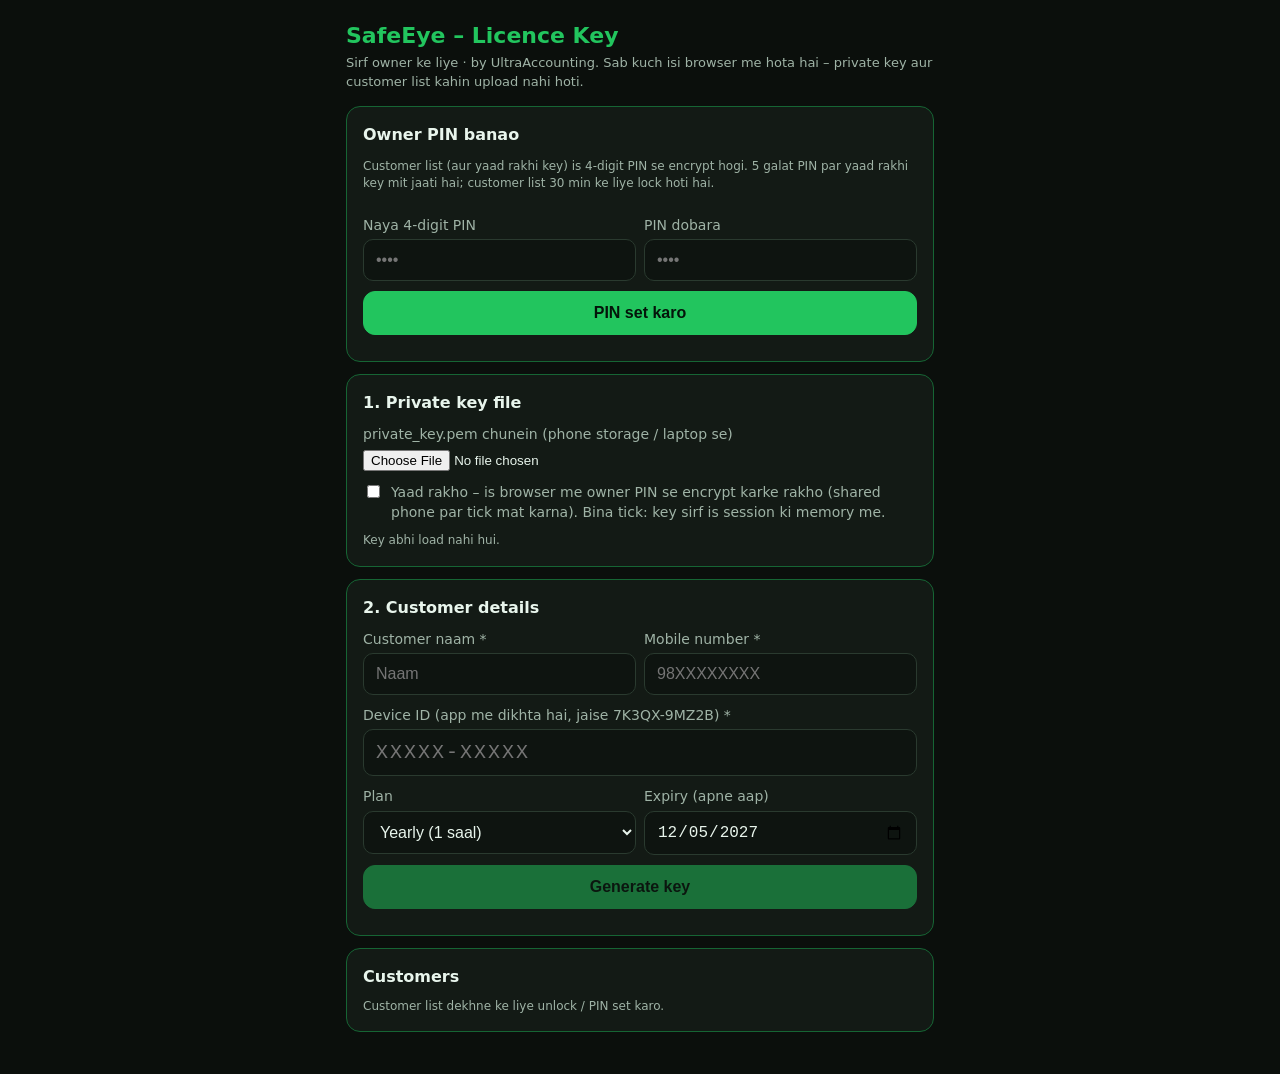
<file: safeeye-key/index.html>
<!doctype html>
<html lang="hi">
<head>
<meta charset="utf-8" />
<meta name="viewport" content="width=device-width, initial-scale=1" />
<meta name="robots" content="noindex, nofollow, noarchive" />
<meta name="referrer" content="no-referrer" />
<title>SafeEye – Licence Key (owner only)</title>
<style>
  :root { --g:#22c55e; --gd:#166534; --bg:#0b0f0c; --card:#131a15; --t:#e8f5ec; --dim:#9fb3a6; --red:#f87171; --amber:#fbbf24; }
  * { box-sizing: border-box; }
  body { margin:0; background:var(--bg); color:var(--t); font:16px/1.45 system-ui, -apple-system, "Segoe UI", Roboto, sans-serif; }
  main { max-width:620px; margin:0 auto; padding:20px 16px 40px; }
  h1 { color:var(--g); font-size:22px; margin:0 0 2px; }
  .sub { color:var(--dim); font-size:13px; margin:0 0 14px; }
  .card { background:var(--card); border:1px solid var(--gd); border-radius:14px; padding:16px; margin-top:12px; }
  label { display:block; font-size:14px; color:var(--dim); margin:10px 0 4px; }
  input[type=text], input[type=date], input[type=tel], input[type=password], input[type=search], select, textarea {
    width:100%; padding:11px 12px; border-radius:10px; border:1px solid #2a3a2f; background:#0e1410; color:var(--t); font-size:16px; }
  textarea { font-family: ui-monospace, Menlo, Consolas, monospace; font-size:13px; min-height:96px; word-break:break-all; }
  #dev { font-family: ui-monospace, Menlo, Consolas, monospace; font-size:20px; letter-spacing:2px; text-transform:uppercase; }
  .row { display:flex; gap:8px; flex-wrap:wrap; }
  .row > * { flex:1 1 140px; }
  button { margin-top:10px; padding:12px 14px; border-radius:12px; border:1px solid var(--gd); background:#18231b; color:var(--g); font-size:16px; font-weight:600; cursor:pointer; width:100%; }
  button.primary { background:var(--g); color:#04140a; border-color:var(--g); }
  button.danger { color:var(--red); border-color:#5b1f1f; }
  button.sm { width:auto; margin-top:6px; padding:7px 10px; font-size:14px; border-radius:9px; }
  button:disabled { opacity:.5; }
  .chk { display:flex; gap:8px; align-items:flex-start; margin-top:10px; font-size:14px; color:var(--dim); }
  .msg { margin-top:10px; font-size:14px; }
  .ok { color:var(--g); } .err { color:var(--red); } .warn { color:var(--amber); }
  .small { font-size:12px; color:var(--dim); }
  .cust { border-top:1px solid #22302a; padding:10px 0; }
  .cust:first-child { border-top:0; }
  .cust b { font-size:16px; }
  .cust .meta { font-size:13px; color:var(--dim); }
  .cust .k { font-family: ui-monospace, Menlo, Consolas, monospace; font-size:11px; color:var(--dim); word-break:break-all; max-height:2.6em; overflow:hidden; }
  .badge { display:inline-block; font-size:12px; font-weight:700; padding:2px 8px; border-radius:999px; margin-left:6px; vertical-align:middle; }
  .b-exp { background:#4c1515; color:#fecaca; } .b-soon { background:#4a3505; color:#fde68a; } .b-reset { background:#1e293b; color:#bfdbfe; }
</style>
</head>
<body>
<main>
  <h1>SafeEye – Licence Key</h1>
  <p class="sub">Sirf owner ke liye · by UltraAccounting. Sab kuch isi browser me hota hai – private key aur customer list kahin upload nahi hoti.</p>

  <div class="card" id="unlockCard" hidden>
    <b>🔒 Locked</b>
    <label for="unlockPin">4-digit PIN daalo (yaad rakhi key / customer list kholne ke liye)</label>
    <input type="password" id="unlockPin" inputmode="numeric" maxlength="4" autocomplete="off" placeholder="••••" />
    <button type="button" class="primary" id="unlockBtn">Unlock</button>
    <div id="unlockMsg" class="msg small"></div>
  </div>

  <div class="card" id="pinSetCard" hidden>
    <b>Owner PIN banao</b>
    <p class="small">Customer list (aur yaad rakhi key) is 4-digit PIN se encrypt hogi. 5 galat PIN par yaad rakhi key mit jaati hai; customer list 30 min ke liye lock hoti hai.</p>
    <div class="row">
      <div><label for="pin1">Naya 4-digit PIN</label><input type="password" id="pin1" inputmode="numeric" maxlength="4" autocomplete="new-password" placeholder="••••" /></div>
      <div><label for="pin2">PIN dobara</label><input type="password" id="pin2" inputmode="numeric" maxlength="4" autocomplete="new-password" placeholder="••••" /></div>
    </div>
    <button type="button" class="primary" id="pinSetBtn">PIN set karo</button>
    <div id="pinSetMsg" class="msg small"></div>
  </div>

  <div class="card" id="fileCard">
    <b>1. Private key file</b>
    <label for="pemFile">private_key.pem chunein (phone storage / laptop se)</label>
    <input type="file" id="pemFile" accept=".pem,.key,.txt,application/x-pem-file,text/plain" />
    <div class="chk"><input type="checkbox" id="remember" /><label for="remember" style="margin:0">Yaad rakho – is browser me owner PIN se encrypt karke rakho (shared phone par tick mat karna). Bina tick: key sirf is session ki memory me.</label></div>
    <div id="keyMsg" class="msg small">Key abhi load nahi hui.</div>
  </div>

  <div class="card" id="statusCard" hidden>
    <div id="keyStatus" class="msg ok" style="margin:0"></div>
    <div class="row">
      <button type="button" id="lockBtn">Abhi lock karo</button>
      <button type="button" id="forget" class="danger">Yaad rakhi key mita do</button>
    </div>
  </div>

  <div class="card">
    <b>2. Customer details</b>
    <div class="row">
      <div><label for="cname">Customer naam *</label><input type="text" id="cname" autocomplete="off" placeholder="Naam" maxlength="60" /></div>
      <div><label for="phone">Mobile number *</label><input type="tel" id="phone" inputmode="numeric" placeholder="98XXXXXXXX" maxlength="13" /></div>
    </div>
    <label for="dev">Device ID (app me dikhta hai, jaise 7K3QX-9MZ2B) *</label>
    <input type="text" id="dev" autocomplete="off" autocapitalize="characters" spellcheck="false" placeholder="XXXXX-XXXXX" maxlength="13" />
    <div class="row">
      <div>
        <label for="plan">Plan</label>
        <select id="plan">
          <option value="TRIAL">Trial-extend (7 din)</option>
          <option value="YEARLY" selected>Yearly (1 saal)</option>
          <option value="LIFETIME">Lifetime</option>
          <option value="RESET">PIN Reset Key (sirf aaj)</option>
        </select>
      </div>
      <div>
        <label for="exp" id="expLbl">Expiry (apne aap)</label>
        <input type="date" id="exp" />
      </div>
    </div>
    <button type="button" class="primary" id="gen">Generate key</button>
    <div id="genMsg" class="msg"></div>
  </div>

  <div class="card" id="outCard" hidden>
    <b>3. Key</b>
    <textarea id="out" readonly></textarea>
    <div class="row">
      <button type="button" id="copy">Copy</button>
      <button type="button" class="primary" id="wa">WhatsApp pe bhejo</button>
    </div>
    <p class="small">Licence: app → Licence / Buy → paste → Activate. PIN reset: app → PIN bhool gaye? → Seller se reset → paste.</p>
  </div>

  <div class="card" id="custCard">
    <b>Customers</b> <span id="custCount" class="small"></span>
    <div id="custLocked" class="msg small">Customer list dekhne ke liye unlock / PIN set karo.</div>
    <div id="custBody" hidden>
      <input type="search" id="search" placeholder="Naam, mobile, Device ID se khojo" style="margin-top:10px" />
      <div id="custList"></div>
      <div class="row">
        <button type="button" id="expEnc">Export (encrypted backup)</button>
        <button type="button" id="expCsv">Export CSV (plain)</button>
      </div>
      <label for="impFile">Import (backup .json ya .csv)</label>
      <input type="file" id="impFile" accept=".json,.csv,application/json,text/csv,text/plain" />
      <div id="custMsg" class="msg small"></div>
      <button type="button" id="wipeCust" class="danger">Customer list mita do</button>
    </div>
  </div>
</main>

<script id="se-core">
var SECore = (function () {
  "use strict";
  var ALPH = /^[0-9A-Z]{10}$/;
  function normDevice(d) {
    d = String(d || "").toUpperCase().replace(/[\s-]/g, "");
    if (!ALPH.test(d)) throw new Error("Device ID 10 akshar/ank ka hona chahiye, jaise 7K3QX-9MZ2B");
    return d;
  }
  function normPlan(p) { return (String(p || "").toUpperCase().replace(/[^A-Z0-9_]/g, "")) || "YEARLY"; }
  function checkDate(s) {
    if (!/^\d{4}-\d{2}-\d{2}$/.test(s)) throw new Error("Expiry date YYYY-MM-DD honi chahiye");
    var d = new Date(s + "T00:00:00Z");
    if (isNaN(d) || d.toISOString().slice(0, 10) !== s) throw new Error("Expiry date galat hai");
    return s;
  }
  function b64ToBytes(b64) {
    var bin = atob(b64), out = new Uint8Array(bin.length);
    for (var i = 0; i < bin.length; i++) out[i] = bin.charCodeAt(i);
    return out;
  }
  function b64url(bytes) {
    var s = "";
    for (var i = 0; i < bytes.length; i++) s += String.fromCharCode(bytes[i]);
    return btoa(s).replace(/\+/g, "-").replace(/\//g, "_").replace(/=+$/, "");
  }
  /** PKCS#8 PEM ("BEGIN PRIVATE KEY") -> DER bytes. */
  function pemToPkcs8(pem) {
    pem = String(pem || "");
    if (/BEGIN (EC |ENCRYPTED )PRIVATE KEY/.test(pem))
      throw new Error("Ye PKCS#8 nahi hai. tools/make_licence.py wali 'BEGIN PRIVATE KEY' file chahiye (bina password).");
    var m = pem.match(/-----BEGIN PRIVATE KEY-----([\s\S]+?)-----END PRIVATE KEY-----/);
    if (!m) throw new Error("PEM file me 'BEGIN PRIVATE KEY' nahi mila");
    return b64ToBytes(m[1].replace(/[^A-Za-z0-9+/=]/g, ""));
  }
  /** WebCrypto ECDSA gives IEEE P1363 r||s (64 bytes); Java SHA256withECDSA wants ASN.1 DER. */
  function p1363ToDer(rs) {
    if (rs.length !== 64) throw new Error("Unexpected signature length " + rs.length);
    function int(b) {
      var i = 0;
      while (i < b.length - 1 && b[i] === 0) i++;
      var v = Array.prototype.slice.call(b, i);
      if (v[0] & 0x80) v.unshift(0);
      return [0x02, v.length].concat(v);
    }
    var body = int(rs.subarray(0, 32)).concat(int(rs.subarray(32, 64)));
    return new Uint8Array([0x30, body.length].concat(body));
  }
  function importPrivate(subtle, pkcs8) {
    return subtle.importKey("pkcs8", pkcs8, { name: "ECDSA", namedCurve: "P-256" }, true, ["sign"]);
  }
  /**
   * Returns { key, payload } where key = SE1.<b64url(payload)>.<b64url(DER sig)>
   * Licence payload: DEVICEID|YYYY-MM-DD|PLAN.  PIN reset payload (plan "RESET"): RESET|DEVICEID|YYYY-MM-DD
   * (the app accepts a reset key only on that date, once).
   */
  async function makeKey(subtle, privKey, device, expiry, plan) {
    var payloadStr = normPlan(plan) === "RESET"
      ? "RESET|" + normDevice(device) + "|" + checkDate(expiry)
      : normDevice(device) + "|" + checkDate(expiry) + "|" + normPlan(plan);
    var payload = new TextEncoder().encode(payloadStr);
    var rs = new Uint8Array(await subtle.sign({ name: "ECDSA", hash: "SHA-256" }, privKey, payload));
    var der = p1363ToDer(rs);
    // Self-check: verify with the public half of the same key (from its JWK x/y).
    var jwk = await subtle.exportKey("jwk", privKey);
    var pub = await subtle.importKey("jwk", { kty: "EC", crv: "P-256", x: jwk.x, y: jwk.y, ext: true },
      { name: "ECDSA", namedCurve: "P-256" }, true, ["verify"]);
    var ok = await subtle.verify({ name: "ECDSA", hash: "SHA-256" }, pub, rs, payload);
    if (!ok) throw new Error("Self-check fail: signature verify nahi hua");
    var spki = new Uint8Array(await subtle.exportKey("spki", pub));
    var s = ""; for (var i = 0; i < spki.length; i++) s += String.fromCharCode(spki[i]);
    return { key: "SE1." + b64url(payload) + "." + b64url(der), payload: payloadStr, publicKeyB64: btoa(s) };
  }
  function expiryFor(plan, today) {
    var d = new Date(Date.UTC(today.getFullYear(), today.getMonth(), today.getDate()));
    if (plan === "LIFETIME") return "2099-12-31";
    if (plan === "RESET") return d.toISOString().slice(0, 10);   // local "today"
    if (plan === "TRIAL") d.setUTCDate(d.getUTCDate() + 7);
    else d.setUTCFullYear(d.getUTCFullYear() + 1);
    return d.toISOString().slice(0, 10);
  }
  // ---- PIN vault: PEM encrypted with AES-GCM-256, key = PBKDF2(PIN, random salt, 200000, SHA-256) ----
  var PBKDF2_ITER = 200000;
  function rnd(n) { var b = new Uint8Array(n); globalThis.crypto.getRandomValues(b); return b; }
  function b64(bytes) { var s = ""; for (var i = 0; i < bytes.length; i++) s += String.fromCharCode(bytes[i]); return btoa(s); }
  async function pinKey(subtle, pin, salt, iter) {
    var base = await subtle.importKey("raw", new TextEncoder().encode(pin), "PBKDF2", false, ["deriveKey"]);
    return subtle.deriveKey({ name: "PBKDF2", salt: salt, iterations: iter, hash: "SHA-256" }, base,
      { name: "AES-GCM", length: 256 }, false, ["encrypt", "decrypt"]);
  }
  function validPin(pin) { return /^\d{4}$/.test(String(pin || "")); }
  /** -> {v,iter,salt,iv,ct,fails} (all base64) ready for localStorage */
  async function encryptPem(subtle, pem, pin) {
    if (!validPin(pin)) throw new Error("PIN 4 ank ka hona chahiye");
    var salt = rnd(16), iv = rnd(12);
    var k = await pinKey(subtle, pin, salt, PBKDF2_ITER);
    var ct = new Uint8Array(await subtle.encrypt({ name: "AES-GCM", iv: iv }, k, new TextEncoder().encode(pem)));
    return { v: 1, iter: PBKDF2_ITER, salt: b64(salt), iv: b64(iv), ct: b64(ct), fails: 0 };
  }
  /** Returns the PEM, or null when the PIN is wrong (AES-GCM tag check fails). */
  async function decryptPem(subtle, blob, pin) {
    if (!validPin(pin)) return null;
    try {
      var k = await pinKey(subtle, pin, b64ToBytes(blob.salt), blob.iter || PBKDF2_ITER);
      var pt = await subtle.decrypt({ name: "AES-GCM", iv: b64ToBytes(blob.iv) }, k, b64ToBytes(blob.ct));
      return new TextDecoder().decode(pt);
    } catch (e) { return null; }
  }

  // ---- customers helpers (pure) ----
  async function encryptText(subtle, text, pin) { return encryptPem(subtle, text, pin); }
  async function decryptText(subtle, blob, pin) { return decryptPem(subtle, blob, pin); }
  function todayStr(d) { d = d || new Date(); return new Date(Date.UTC(d.getFullYear(), d.getMonth(), d.getDate())).toISOString().slice(0, 10); }
  /** days from today to expiry (negative = expired); Infinity for lifetime */
  function daysLeft(row, today) {
    if (row.plan === "LIFETIME") return Infinity;
    return Math.round((Date.parse(row.expiry + "T00:00:00Z") - Date.parse((today || todayStr()) + "T00:00:00Z")) / 86400000);
  }
  function sortRows(rows) {
    return rows.slice().sort(function (a, b) {
      var x = a.plan === "LIFETIME" ? "9999-12-31" : a.expiry, y = b.plan === "LIFETIME" ? "9999-12-31" : b.expiry;
      return x < y ? -1 : x > y ? 1 : (a.name || "").localeCompare(b.name || "");
    });
  }
  var CSV_COLS = ["name", "mobile", "device", "plan", "issued", "expiry", "key"];
  function csvCell(v) { v = String(v == null ? "" : v); if (/^[=+\-@]/.test(v)) v = "'" + v; return /[",\n\r]/.test(v) ? '"' + v.replace(/"/g, '""') + '"' : v; }
  function toCSV(rows) {
    return [CSV_COLS.join(",")].concat(sortRows(rows).map(function (r) {
      return CSV_COLS.map(function (c) { return csvCell(c === "expiry" && r.plan === "LIFETIME" ? "Lifetime" : r[c]); }).join(",");
    })).join("\r\n") + "\r\n";
  }
  function parseCSV(text) {
    var rows = [], row = [], cell = "", q = false, i, ch;
    text = String(text || "").replace(/^\ufeff/, "");
    for (i = 0; i < text.length; i++) {
      ch = text[i];
      if (q) { if (ch === '"') { if (text[i + 1] === '"') { cell += '"'; i++; } else q = false; } else cell += ch; }
      else if (ch === '"') q = true;
      else if (ch === ",") { row.push(cell); cell = ""; }
      else if (ch === "\n" || ch === "\r") { if (ch === "\r" && text[i + 1] === "\n") i++; row.push(cell); rows.push(row); row = []; cell = ""; }
      else cell += ch;
    }
    if (cell || row.length) { row.push(cell); rows.push(row); }
    if (!rows.length) return [];
    var head = rows[0].map(function (h) { return h.trim().toLowerCase(); });
    return rows.slice(1).filter(function (r) { return r.join("").trim(); }).map(function (r) {
      var o = {}; head.forEach(function (h, j) { var v = (r[j] || "").trim(); if (v[0] === "'") v = v.slice(1); o[h] = v; });
      var plan = normPlan(o.plan);
      return { name: o.name || "", mobile: o.mobile || "", device: (o.device || "").toUpperCase(), plan: plan,
               issued: o.issued || "", expiry: plan === "LIFETIME" ? "2099-12-31" : (o.expiry || ""), key: o.key || "" };
    });
  }
  /** merge b into a, de-duplicated by key (or device+plan+expiry when no key) */
  function mergeRows(a, b) {
    var seen = {}, out = [];
    a.concat(b).forEach(function (r) {
      var k = r.key || (r.device + "|" + r.plan + "|" + r.expiry);
      if (!seen[k]) { seen[k] = 1; out.push(r); }
    });
    return out;
  }

  return { encryptText: encryptText, decryptText: decryptText, todayStr: todayStr, daysLeft: daysLeft, sortRows: sortRows,
           toCSV: toCSV, parseCSV: parseCSV, mergeRows: mergeRows,
           encryptPem: encryptPem, decryptPem: decryptPem, validPin: validPin, PBKDF2_ITER: PBKDF2_ITER,
           normDevice: normDevice, normPlan: normPlan, pemToPkcs8: pemToPkcs8, p1363ToDer: p1363ToDer,
           importPrivate: importPrivate, makeKey: makeKey, expiryFor: expiryFor, b64url: b64url };
})();
if (typeof module !== "undefined") module.exports = SECore;
</script>

<script>
(function () {
  "use strict";
  var LS_VAULT = "safeeye_owner_vault_v1";     // encrypted private key (optional)
  var LS_CUST = "safeeye_owner_customers_v1";  // encrypted customer list
  var LS_FAILS = "safeeye_owner_fails_v1";     // {n, lockUntil}
  var MAX_FAILS = 5, LOCK_MS = 30 * 60 * 1000, IDLE_MS = 10 * 60 * 1000;
  var $ = function (id) { return document.getElementById(id); };
  var subtle = window.crypto && window.crypto.subtle;
  var privKey = null, sessionPin = null, customers = null, lastKey = "", lastRow = null, idleTimer = null;
  try { localStorage.removeItem("safeeye_owner_pem"); } catch (e) {}  // very old plain format

  function msg(el, text, cls) { el.textContent = text; el.className = "msg " + (cls || ""); }
  function getJ(k) { try { return JSON.parse(localStorage.getItem(k) || "null"); } catch (e) { return null; } }
  function setJ(k, v) { localStorage.setItem(k, JSON.stringify(v)); }
  function del(k) { try { localStorage.removeItem(k); } catch (e) {} }
  function fails() { return getJ(LS_FAILS) || { n: 0, lockUntil: 0 }; }
  function lockLeft() { var l = fails().lockUntil - Date.now(); return l > 0 ? Math.min(l, LOCK_MS) : 0; }
  function clearOutput() { lastKey = ""; lastRow = null; $("out").value = ""; $("outCard").hidden = true; msg($("genMsg"), ""); }

  function show() {
    var v = getJ(LS_VAULT), c = getJ(LS_CUST);
    var locked = !sessionPin && !!(v || c);
    $("unlockCard").hidden = !locked;
    $("pinSetCard").hidden = !!sessionPin || locked;
    $("fileCard").hidden = !!privKey || (!!v && locked);
    $("statusCard").hidden = !privKey;
    $("forget").hidden = !v;
    $("gen").disabled = !privKey || !subtle;
    $("custLocked").hidden = !!customers;
    $("custBody").hidden = !customers;
    $("custCount").textContent = customers ? "(" + customers.length + ")" : "";
    renderCustomers();
  }

  // ---------- idle auto-lock ----------
  function armIdle() {
    clearTimeout(idleTimer);
    if (privKey || sessionPin) idleTimer = setTimeout(function () { lock("10 min kuch nahi kiya – lock ho gaya."); }, IDLE_MS);
  }
  ["pointerdown", "keydown", "touchstart", "scroll"].forEach(function (ev) {
    document.addEventListener(ev, function () { if (privKey || sessionPin) armIdle(); }, { passive: true });
  });
  function lock(reason) {
    privKey = null; sessionPin = null; customers = null; clearOutput();
    ["unlockPin", "pin1", "pin2"].forEach(function (id) { $(id).value = ""; });
    $("custList").textContent = "";
    if (reason) msg((getJ(LS_VAULT) || getJ(LS_CUST)) ? $("unlockMsg") : $("keyMsg"), reason, "warn");
    show();
  }

  // ---------- encrypted storage ----------
  async function saveCustomers() {
    if (!sessionPin || !customers) throw new Error("Pehle PIN set / unlock karo");
    setJ(LS_CUST, await SECore.encryptText(subtle, JSON.stringify(customers), sessionPin));
  }
  async function saveVault(pem) { setJ(LS_VAULT, await SECore.encryptPem(subtle, pem, sessionPin)); }

  async function useKey(pem, label) {
    privKey = await SECore.importPrivate(subtle, SECore.pemToPkcs8(pem));
    var jwk = await subtle.exportKey("jwk", privKey);
    msg($("keyStatus"), label + " Pehchan: " + jwk.x.slice(0, 8) + "… · 10 min idle par auto-lock.", "ok");
  }

  if (!subtle) msg($("keyMsg"), "Is browser me WebCrypto nahi hai. Page https par kholo (Chrome).", "err");

  // ---------- set PIN (first time) ----------
  $("pinSetBtn").addEventListener("click", async function () {
    var a = $("pin1").value, b = $("pin2").value;
    if (!SECore.validPin(a)) { msg($("pinSetMsg"), "PIN 4 ank ka hona chahiye.", "err"); return; }
    if (a !== b) { msg($("pinSetMsg"), "Dono PIN alag hain.", "err"); return; }
    sessionPin = a; customers = customers || [];
    $("pin1").value = ""; $("pin2").value = "";
    try { await saveCustomers(); msg($("pinSetMsg"), ""); } catch (e) { msg($("pinSetMsg"), e.message, "err"); }
    armIdle(); show();
  });

  // ---------- private key file ----------
  $("remember").addEventListener("change", function () {
    if (this.checked && !sessionPin) msg($("keyMsg"), "Yaad rakhne ke liye pehle upar owner PIN set karo / unlock karo.", "warn");
  });
  $("pemFile").addEventListener("change", function (ev) {
    var f = ev.target.files && ev.target.files[0];
    ev.target.value = "";
    if (!f || !subtle) return;
    var remember = $("remember").checked;
    if (remember && !sessionPin) { msg($("keyMsg"), "Pehle owner PIN set karo / unlock karo, phir file chuno.", "err"); return; }
    var r = new FileReader();
    r.onload = async function () {
      var pem = String(r.result);
      try {
        await useKey(pem, remember ? "Key load hui aur PIN se encrypt karke yaad rakhi gayi." : "Key load hui (sirf is session me).");
        if (remember) await saveVault(pem);
        msg($("keyMsg"), "");
      } catch (e) { privKey = null; msg($("keyMsg"), e.message || String(e), "err"); }
      pem = null; armIdle(); show();
    };
    r.readAsText(f);
  });

  // ---------- unlock ----------
  async function unlock() {
    var v = getJ(LS_VAULT), c = getJ(LS_CUST);
    if (!v && !c) { show(); return; }
    var wait = lockLeft();
    if (wait) { msg($("unlockMsg"), "Bahut galat PIN. " + Math.ceil(wait / 60000) + " min baad koshish karo.", "err"); return; }
    var pin = $("unlockPin").value;
    $("unlockBtn").disabled = true; msg($("unlockMsg"), "Check ho raha hai…", "small");
    var pem = v ? await SECore.decryptPem(subtle, v, pin) : null;
    var ctext = c ? await SECore.decryptText(subtle, c, pin) : null;
    $("unlockBtn").disabled = false; $("unlockPin").value = "";
    if ((v && pem === null) || (c && ctext === null)) {
      var fl = fails(); fl.n = (fl.n || 0) + 1;
      if (fl.n >= MAX_FAILS) {
        del(LS_VAULT); $("remember").checked = false;
        setJ(LS_FAILS, { n: 0, lockUntil: Date.now() + LOCK_MS });
        msg($("unlockMsg"), "5 baar galat PIN – yaad rakhi key mita di gayi (master key file dobara chuno). Customer list 30 min ke liye lock.", "err");
        msg($("keyMsg"), "Yaad rakhi key mita di gayi. File dobara chuno.", "err");
        show(); return;
      }
      setJ(LS_FAILS, fl);
      msg($("unlockMsg"), "Galat PIN. " + (MAX_FAILS - fl.n) + " koshish baaki" + (v ? ", phir yaad rakhi key mit jayegi." : "."), "err");
      return;
    }
    del(LS_FAILS);
    sessionPin = pin;
    try {
      customers = ctext ? JSON.parse(ctext) : [];
      if (pem) await useKey(pem, "Unlock ho gaya.");
      if (!c) await saveCustomers();
      msg($("unlockMsg"), "");
    } catch (e) { msg($("unlockMsg"), e.message || String(e), "err"); }
    pem = null; ctext = null; armIdle(); show();
  }
  $("unlockBtn").addEventListener("click", unlock);
  $("unlockPin").addEventListener("keydown", function (e) { if (e.key === "Enter") unlock(); });

  $("forget").addEventListener("click", function () {
    del(LS_VAULT); $("remember").checked = false; privKey = null; clearOutput();
    msg($("keyMsg"), "Yaad rakhi key mita di. Dobara file chunein.", "warn"); show();
  });
  $("lockBtn").addEventListener("click", function () { lock("Lock kar diya."); });

  // ---------- generate ----------
  function setExpiry() {
    var reset = $("plan").value === "RESET";
    $("exp").value = SECore.expiryFor($("plan").value, new Date());
    $("exp").readOnly = reset;
    $("expLbl").textContent = reset ? "Date (sirf aaj valid)" : "Expiry (apne aap)";
  }
  $("plan").addEventListener("change", setExpiry);
  setExpiry();
  $("dev").addEventListener("input", function () {
    var v = this.value.toUpperCase().replace(/[^0-9A-Z]/g, "").slice(0, 10);
    this.value = v.length > 5 ? v.slice(0, 5) + "-" + v.slice(5) : v;
  });
  function mobile10(v) { var p = String(v || "").replace(/\D/g, ""); if (p.length === 12 && p.slice(0, 2) === "91") p = p.slice(2); return p; }
  function waUrl(mobile, text) { var p = mobile10(mobile); return "https://wa.me/" + (p.length === 10 ? "91" + p : "") + "?text=" + encodeURIComponent(text); }

  $("gen").addEventListener("click", async function () {
    $("outCard").hidden = true;
    if (!privKey) { msg($("genMsg"), "Pehle key load / unlock karo.", "err"); return; }
    var name = $("cname").value.trim(), mob = mobile10($("phone").value);
    if (!name) { msg($("genMsg"), "Customer ka naam daalo.", "err"); return; }
    if (mob.length !== 10) { msg($("genMsg"), "10 ank ka mobile number daalo.", "err"); return; }
    if (!sessionPin || !customers) { msg($("genMsg"), "Customer list save karne ke liye pehle owner PIN set karo / unlock karo.", "err"); return; }
    try {
      var plan = $("plan").value;
      var r = await SECore.makeKey(subtle, privKey, $("dev").value, $("exp").value, plan);
      lastKey = r.key;
      lastRow = { name: name, mobile: mob, device: SECore.normDevice($("dev").value), plan: plan,
                  issued: SECore.todayStr(), expiry: $("exp").value, key: r.key };
      customers.push(lastRow);
      await saveCustomers();
      $("out").value = r.key; $("outCard").hidden = false;
      msg($("genMsg"), "Key ban gayi aur customer list me save hui: " + r.payload, "ok");
      show();
    } catch (e) { msg($("genMsg"), e.message || String(e), "err"); }
  });

  function copyText(t, el) {
    var done = function () { msg(el, "Copy ho gaya.", "ok"); };
    if (navigator.clipboard && navigator.clipboard.writeText) navigator.clipboard.writeText(t).then(done, function () { msg(el, "Copy nahi hua – key ko daba ke select karo.", "err"); });
    else { $("out").select(); document.execCommand("copy"); done(); }
  }
  $("copy").addEventListener("click", function () { copyText(lastKey, $("genMsg")); });
  $("wa").addEventListener("click", function () {
    if (!lastRow) return;
    var text = lastRow.plan === "RESET"
      ? "Aapki SafeEye PIN reset key (sirf aaj valid, ek baar):\n" + lastKey + "\n\nApp kholein → PIN bhool gaye? → 2. Seller se reset → key paste karein → naya PIN banayein."
      : "Aapki SafeEye licence key:\n" + lastKey + "\n\nApp kholein → Licence / Buy → key paste karein → Activate.";
    window.open(waUrl(lastRow.mobile, text), "_blank", "noopener");
  });

  // ---------- customers list ----------
  function el(tag, cls, text) { var e = document.createElement(tag); if (cls) e.className = cls; if (text != null) e.textContent = text; return e; }
  function planLabel(p) { return { TRIAL: "Trial-extend", YEARLY: "Yearly", LIFETIME: "Lifetime", RESET: "PIN reset" }[p] || p; }
  function renderCustomers() {
    var list = $("custList"); list.textContent = "";
    if (!customers) return;
    var q = $("search").value.trim().toLowerCase(), today = SECore.todayStr();
    var rows = SECore.sortRows(customers).filter(function (r) {
      return !q || [r.name, r.mobile, r.device, planLabel(r.plan)].join(" ").toLowerCase().indexOf(q.replace(/-/g, "")) >= 0 ||
        [r.name, r.mobile, r.device].join(" ").toLowerCase().indexOf(q) >= 0;
    });
    if (!rows.length) { list.appendChild(el("p", "small", customers.length ? "Kuch nahi mila." : "Abhi koi customer nahi.")); return; }
    rows.forEach(function (r) {
      var d = SECore.daysLeft(r, today), box = el("div", "cust"), title = el("div");
      title.appendChild(el("b", null, r.name || "(naam nahi)"));
      if (r.plan === "RESET") title.appendChild(el("span", "badge b-reset", "PIN reset"));
      else if (d < 0) title.appendChild(el("span", "badge b-exp", "Expired"));
      else if (d <= 7) title.appendChild(el("span", "badge b-soon", "7 din mein khatam"));
      box.appendChild(title);
      var dev = r.device && r.device.length === 10 ? r.device.slice(0, 5) + "-" + r.device.slice(5) : r.device;
      box.appendChild(el("div", "meta", "📱 " + r.mobile + " · ID " + dev + " · " + planLabel(r.plan)));
      box.appendChild(el("div", "meta", "Issue: " + (r.issued || "-") + " · " + (r.plan === "RESET" ? "Date: " : "Expiry: ") + (r.plan === "LIFETIME" ? "Lifetime" : r.expiry)));
      box.appendChild(el("div", "k", r.key));
      var bar = el("div", "row");
      var c = el("button", "sm", "Copy key"); c.type = "button";
      c.addEventListener("click", function () { copyText(r.key, $("custMsg")); });
      var w = el("button", "sm primary", "WhatsApp"); w.type = "button";
      w.addEventListener("click", function () {
        var text;
        if (r.plan === "LIFETIME") text = "Namaste " + r.name + ", SafeEye – Chor Pakad (UltraAccounting). Aapka Lifetime licence chalu hai. Koi madad chahiye to batayein. Device ID: " + dev;
        else if (r.plan === "RESET") text = "Namaste " + r.name + ", SafeEye – Chor Pakad (UltraAccounting). Device ID: " + dev + ". Koi aur madad chahiye to batayein.";
        else text = "Namaste " + r.name + ", aapka SafeEye – Chor Pakad licence " + r.expiry + (d < 0 ? " ko khatam ho gaya hai." : " ko khatam ho raha hai.") +
          " Renew karne ke liye is message ka reply karein. Device ID: " + dev + " · UltraAccounting";
        window.open(waUrl(r.mobile, text), "_blank", "noopener");
      });
      var x = el("button", "sm danger", "Hatao"); x.type = "button";
      x.addEventListener("click", async function () {
        if (!confirm("Is customer row ko hatana hai? (" + r.name + ")")) return;
        customers = customers.filter(function (o) { return o !== r; });
        try { await saveCustomers(); } catch (e) { msg($("custMsg"), e.message, "err"); }
        show();
      });
      bar.appendChild(c); bar.appendChild(w); bar.appendChild(x);
      box.appendChild(bar);
      list.appendChild(box);
    });
  }
  $("search").addEventListener("input", renderCustomers);

  function download(name, text, type) {
    var a = document.createElement("a");
    a.href = URL.createObjectURL(new Blob([text], { type: type }));
    a.download = name; document.body.appendChild(a); a.click();
    setTimeout(function () { URL.revokeObjectURL(a.href); a.remove(); }, 1000);
  }
  $("expEnc").addEventListener("click", async function () {
    if (!customers) return;
    var blob = await SECore.encryptText(subtle, JSON.stringify(customers), sessionPin);
    download("safeeye-customers-" + SECore.todayStr() + ".json",
      JSON.stringify({ type: "safeeye-customers-backup", v: 1, created: new Date().toISOString(), blob: blob }), "application/json");
    msg($("custMsg"), "Encrypted backup bana – isi owner PIN se khulega.", "ok");
  });
  $("expCsv").addEventListener("click", function () {
    if (!customers) return;
    if (!confirm("CSV file encrypted nahi hoti – isme saari keys aur mobile number saaf dikhte hain. Phir bhi banaye?")) return;
    download("safeeye-customers-" + SECore.todayStr() + ".csv", "\ufeff" + SECore.toCSV(customers), "text/csv");
  });
  $("impFile").addEventListener("change", function (ev) {
    var f = ev.target.files && ev.target.files[0]; ev.target.value = "";
    if (!f || !customers) return;
    var r = new FileReader();
    r.onload = async function () {
      var text = String(r.result), rows = null;
      try {
        if (/^\s*\{/.test(text)) {
          var j = JSON.parse(text);
          if (j.type !== "safeeye-customers-backup" || !j.blob) throw new Error("Ye SafeEye backup file nahi hai");
          var pt = await SECore.decryptText(subtle, j.blob, sessionPin);
          if (pt === null) {
            var other = prompt("Ye backup kisi aur PIN se bana hai. Us backup ka 4-digit PIN daalo:") || "";
            pt = await SECore.decryptText(subtle, j.blob, other);
          }
          if (pt === null) throw new Error("Backup ka PIN galat hai");
          rows = JSON.parse(pt);
        } else rows = SECore.parseCSV(text);
        var before = customers.length;
        customers = SECore.mergeRows(customers, rows.filter(function (o) { return o && (o.key || o.device); }));
        await saveCustomers();
        msg($("custMsg"), "Import ho gaya: " + (customers.length - before) + " naye customer jude.", "ok");
      } catch (e) { msg($("custMsg"), e.message || String(e), "err"); }
      show();
    };
    r.readAsText(f);
  });
  $("wipeCust").addEventListener("click", async function () {
    if (!confirm("Poori customer list mitani hai? Pehle Export (backup) kar lena.")) return;
    customers = [];
    try { await saveCustomers(); } catch (e) {}
    msg($("custMsg"), "Customer list khali kar di.", "warn"); show();
  });

  show();
})();
</script>
</body>
</html>
</file>
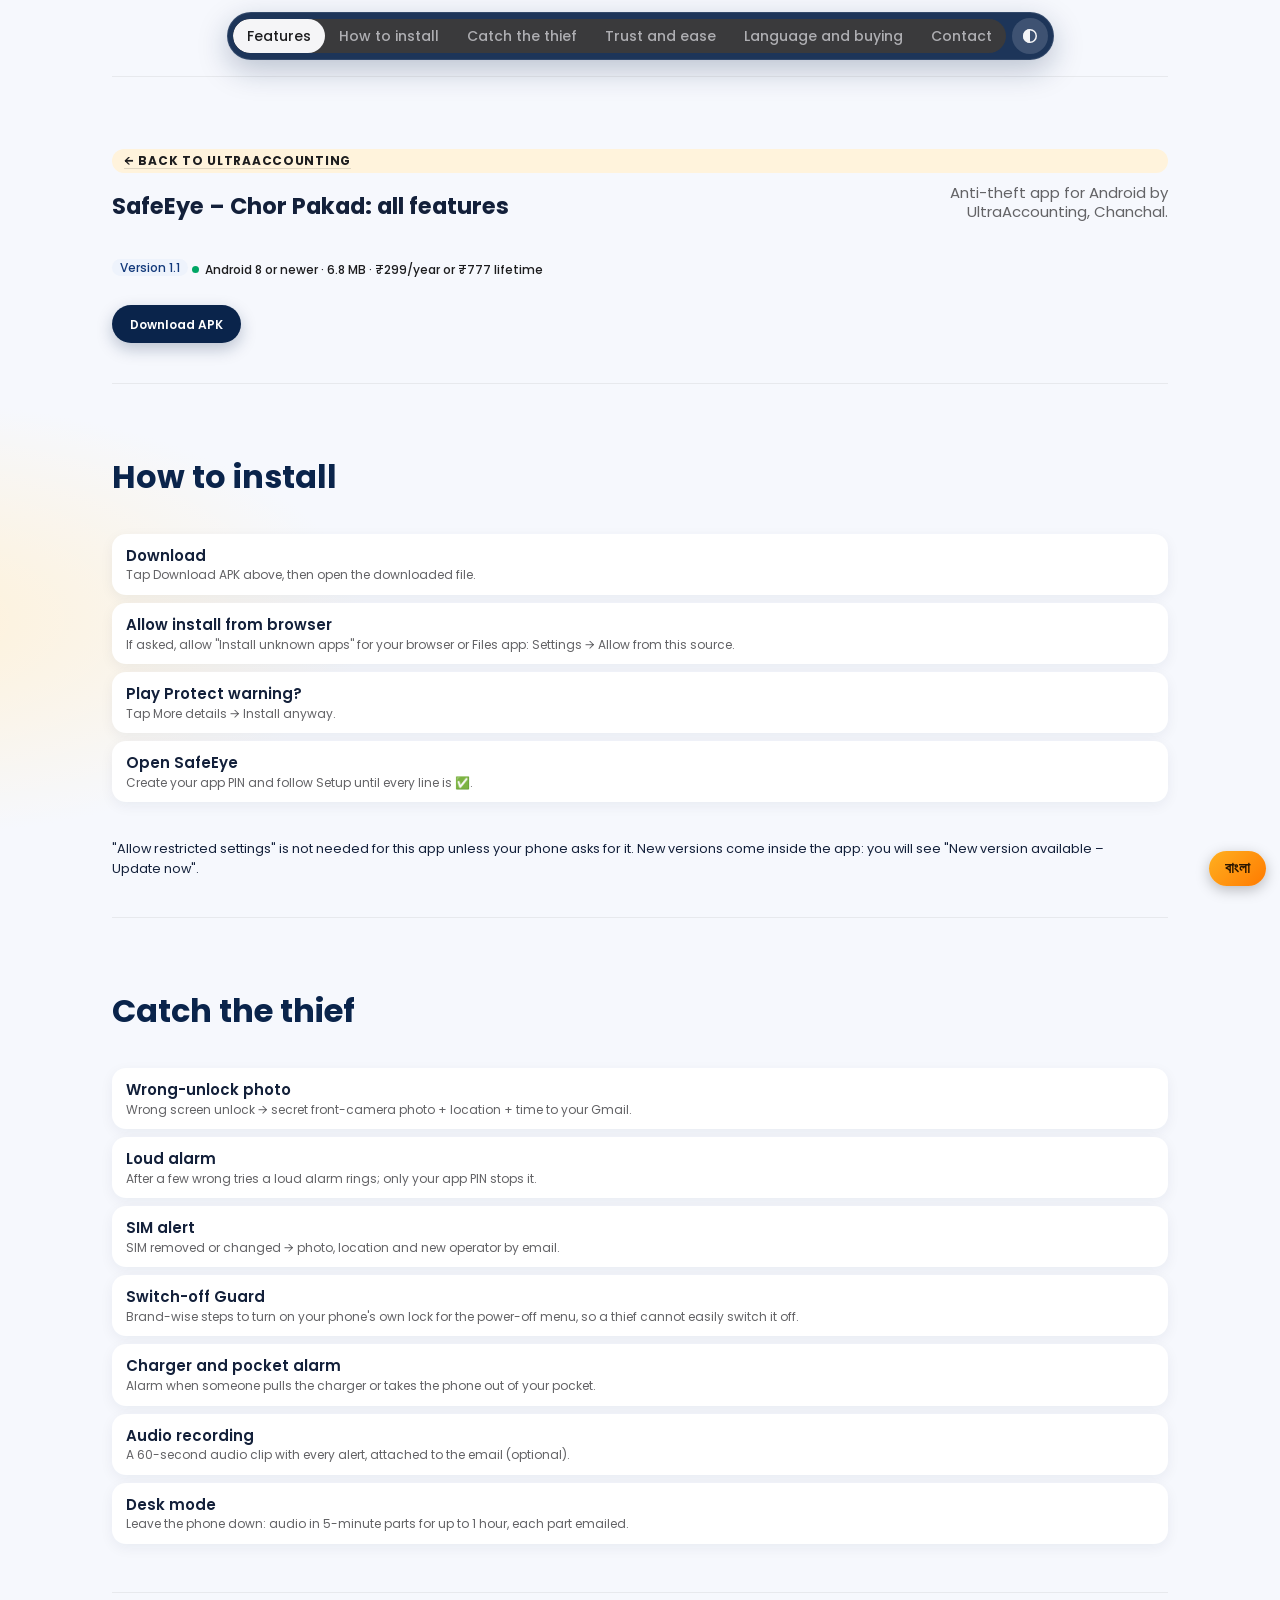
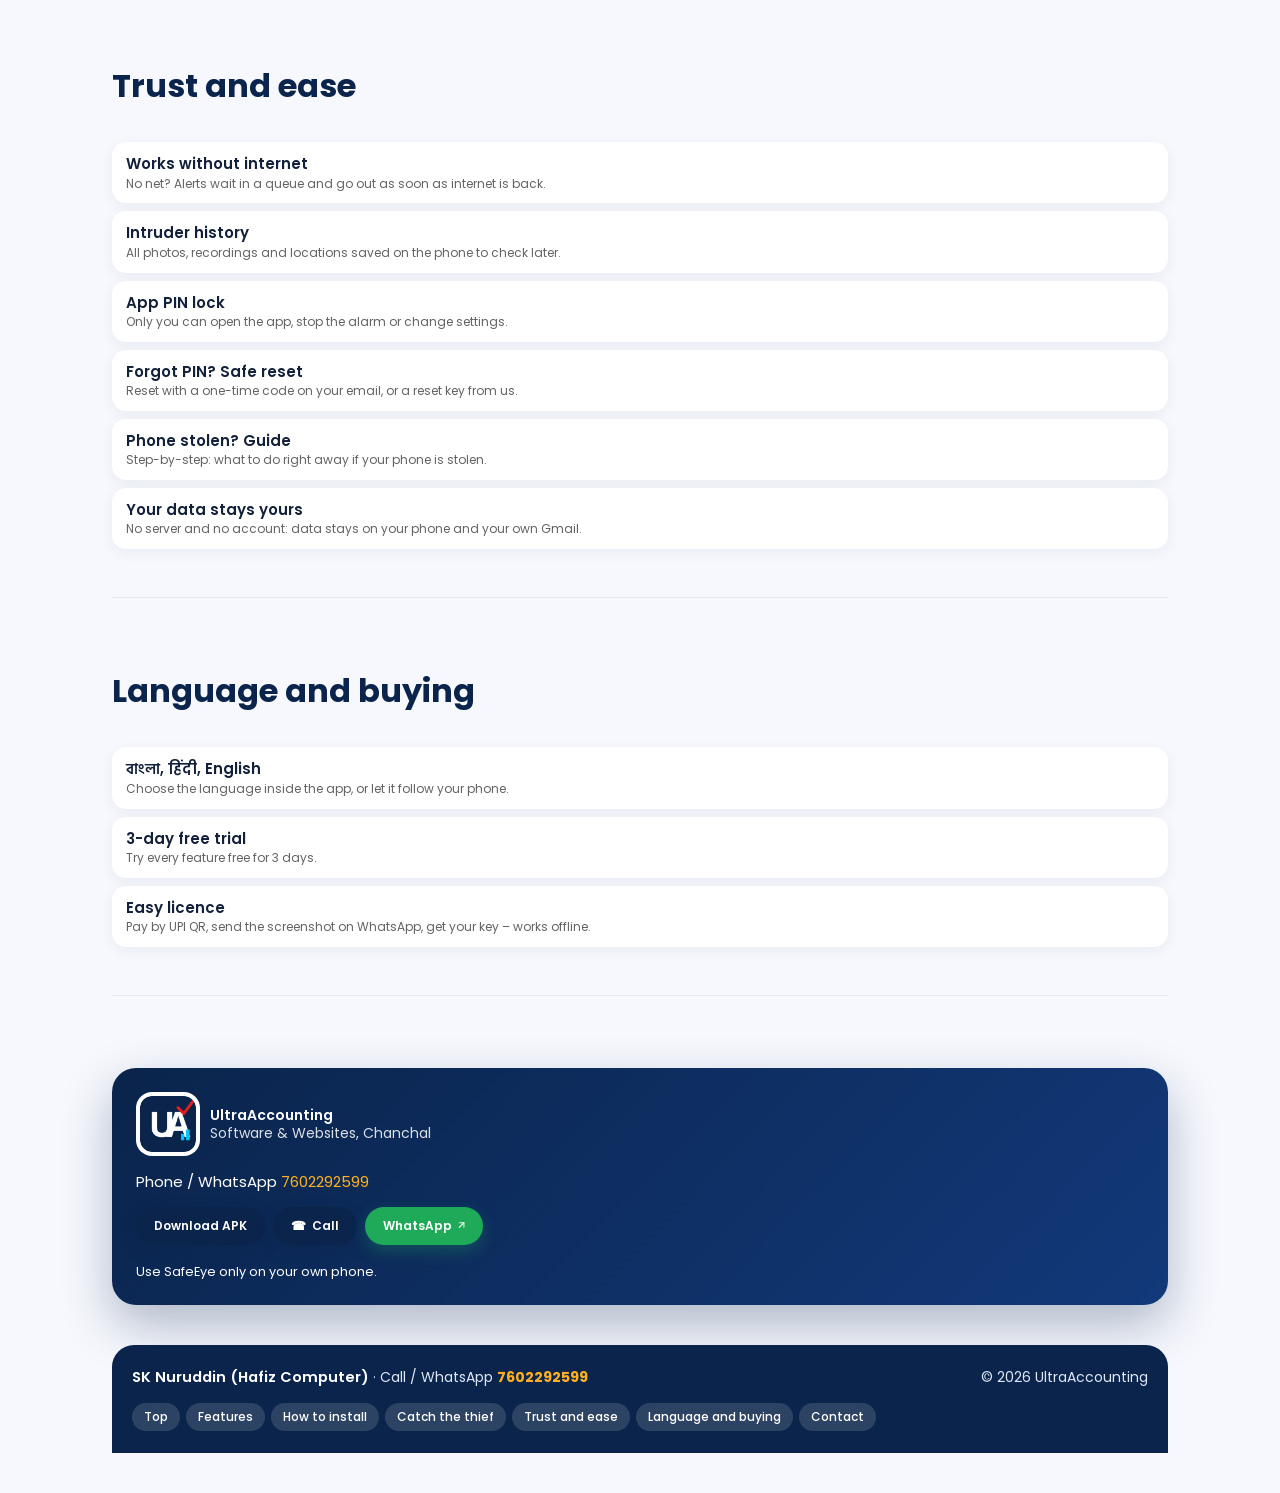
<file: safeeye/index.html>
<!doctype html>
<html lang="en">
  <head>
    <meta charset="utf-8" />
    <meta name="viewport" content="width=device-width, initial-scale=1" />
    <title>SafeEye – Chor Pakad: anti-theft app for Android | UltraAccounting</title>
    <meta name="description" content="SafeEye – Chor Pakad by UltraAccounting, Chanchal, Malda: wrong-unlock photo and location to Gmail, loud alarm, SIM alert, Switch-off Guard, charger and pocket alarm, audio recording, 3-day free trial. Bangla, Hindi, English. Call / WhatsApp 7602292599." />
    <link rel="canonical" href="https://ultraaccounting-software.onrender.com/safeeye/" />
    <meta property="og:title" content="SafeEye – Chor Pakad: catch the phone thief" />
    <meta property="og:description" content="Wrong unlock → secret photo + location to your Gmail. 3-day free trial. Free APK download for Android 8+." />
    <meta property="og:image" content="/ua-logo.png" />
    <link rel="icon" href="/favicon.png" />
    <link rel="preconnect" href="https://fonts.googleapis.com" />
    <link rel="preconnect" href="https://fonts.gstatic.com" crossorigin />
    <link
      rel="stylesheet"
      href="https://fonts.googleapis.com/css2?family=Poppins:wght@400;500;600;700&family=Hind+Siliguri:wght@400;600;700&family=Geist:wght@400;500;600&family=Geist+Mono:wght@400&display=swap"
    />
    <link rel="stylesheet" href="/ultra.css" />
<link rel="stylesheet" href="/ultra-hero.css" />
<link rel="stylesheet" href="/ua-theme.css" />
    <style>
      .x-brand { display: flex; align-items: center; gap: 10px; }
      .x-brand img { width: 40px; height: 40px; border-radius: var(--r-s); flex: none; }
      .x-brand--lg img { width: 64px; height: 64px; border-radius: var(--r-m); }
      .x-brand b { display: block; font: var(--type-label); font-weight: var(--weight-bold); }
      .x-brand small { display: block; font: var(--type-small); opacity: 0.85; }
      .x-contact { display: grid; gap: 16px; padding: 24px; border-radius: var(--r-l); background: var(--fill-tertiary); }
      .x-contact p { margin: 0; font: var(--type-body); }
      .x-contact a { color: inherit; }
    </style>
  </head>
  <body>
    <div class="page" id="top">
      <header class="nav glass" data-auto></header>
      <main class="main">
        <section class="section" id="features" data-nav="Features">
          <div class="head">
            <p class="head__eyebrow"><a class="link" href="/">← Back to UltraAccounting</a></p>
            <h1>SafeEye – Chor Pakad: all features</h1>
            <p class="head__sub">Anti-theft app for Android by UltraAccounting, Chanchal.</p>
          </div>
          <p><span class="pill">Version 1.1</span> <span class="dot">Android 8 or newer · 6.8 MB · ₹299/year or ₹777 lifetime</span></p>
          <div class="links">
            <a class="btn" href="/safeeye/SafeEye-ChorPakad.apk" download="SafeEye-ChorPakad.apk">Download APK</a>
          </div>
        </section>

        <section class="section" id="install" data-nav="How to install">
          <div class="head"><h2>How to install</h2></div>
          <ol class="checklist">
            <li><span class="checklist__item">Download <small>Tap Download APK above, then open the downloaded file.</small></span></li>
            <li><span class="checklist__item">Allow install from browser <small>If asked, allow "Install unknown apps" for your browser or Files app: Settings → Allow from this source.</small></span></li>
            <li><span class="checklist__item">Play Protect warning? <small>Tap More details → Install anyway.</small></span></li>
            <li><span class="checklist__item">Open SafeEye <small>Create your app PIN and follow Setup until every line is ✅.</small></span></li>
          </ol>
          <p><small>"Allow restricted settings" is not needed for this app unless your phone asks for it. New versions come inside the app: you will see "New version available – Update now".</small></p>
        </section>

        <section class="section" id="catch" data-nav="Catch the thief">
          <div class="head"><h2>Catch the thief</h2></div>
          <ul class="checklist">
            <li><span class="checklist__item">Wrong-unlock photo <small>Wrong screen unlock → secret front-camera photo + location + time to your Gmail.</small></span></li>
            <li><span class="checklist__item">Loud alarm <small>After a few wrong tries a loud alarm rings; only your app PIN stops it.</small></span></li>
            <li><span class="checklist__item">SIM alert <small>SIM removed or changed → photo, location and new operator by email.</small></span></li>
            <li><span class="checklist__item">Switch-off Guard <small>Brand-wise steps to turn on your phone's own lock for the power-off menu, so a thief cannot easily switch it off.</small></span></li>
            <li><span class="checklist__item">Charger and pocket alarm <small>Alarm when someone pulls the charger or takes the phone out of your pocket.</small></span></li>
            <li><span class="checklist__item">Audio recording <small>A 60-second audio clip with every alert, attached to the email (optional).</small></span></li>
            <li><span class="checklist__item">Desk mode <small>Leave the phone down: audio in 5-minute parts for up to 1 hour, each part emailed.</small></span></li>
          </ul>
        </section>
        <section class="section" id="trust" data-nav="Trust and ease">
          <div class="head"><h2>Trust and ease</h2></div>
          <ul class="checklist">
            <li><span class="checklist__item">Works without internet <small>No net? Alerts wait in a queue and go out as soon as internet is back.</small></span></li>
            <li><span class="checklist__item">Intruder history <small>All photos, recordings and locations saved on the phone to check later.</small></span></li>
            <li><span class="checklist__item">App PIN lock <small>Only you can open the app, stop the alarm or change settings.</small></span></li>
            <li><span class="checklist__item">Forgot PIN? Safe reset <small>Reset with a one-time code on your email, or a reset key from us.</small></span></li>
            <li><span class="checklist__item">Phone stolen? Guide <small>Step-by-step: what to do right away if your phone is stolen.</small></span></li>
            <li><span class="checklist__item">Your data stays yours <small>No server and no account: data stays on your phone and your own Gmail.</small></span></li>
          </ul>
        </section>
        <section class="section" id="buy" data-nav="Language and buying">
          <div class="head"><h2>Language and buying</h2></div>
          <ul class="checklist">
            <li><span class="checklist__item">বাংলা, हिंदी, English <small>Choose the language inside the app, or let it follow your phone.</small></span></li>
            <li><span class="checklist__item">3-day free trial <small>Try every feature free for 3 days.</small></span></li>
            <li><span class="checklist__item">Easy licence <small>Pay by UPI QR, send the screenshot on WhatsApp, get your key – works offline.</small></span></li>
          </ul>
        </section>

        <section class="section" id="contact" data-nav="Contact">
          <div class="x-contact">
            <div class="x-brand x-brand--lg">
              <img src="/ua-logo.png" alt="UltraAccounting logo" />
              <span><b>UltraAccounting</b><small>Software &amp; Websites, Chanchal</small></span>
            </div>
            <p>Phone / WhatsApp <a class="link" href="tel:+917602292599">7602292599</a></p>
            <div class="links">
              <a class="btn" href="/safeeye/SafeEye-ChorPakad.apk" download="SafeEye-ChorPakad.apk">Download APK</a>
              <a class="btn" href="tel:+917602292599">Call</a>
              <a class="btn" href="https://wa.me/917602292599?text=Hello%20UltraAccounting%2C%20I%20want%20SafeEye%20%E2%80%93%20Chor%20Pakad" target="_blank" rel="noopener">WhatsApp</a>
            </div>
            <p><small>Use SafeEye only on your own phone.</small></p>
          </div>
        </section>
      </main>
      <footer class="foot">
        <p><strong>SK Nuruddin (Hafiz Computer)</strong> · Call / WhatsApp <a class="link" href="tel:+917602292599">7602292599</a></p>
        <p>© 2026 UltraAccounting</p>
        <nav aria-label="Back to sections" data-auto></nav>
      </footer>
    </div>
    <button id="langbtn" type="button" onclick="setLang(document.documentElement.lang==='bn'?'en':'bn')" style="position:fixed;right:14px;bottom:14px;z-index:999;padding:10px 16px;border-radius:999px;border:0;background:#0b5d3b;color:#fff;font:600 15px/1 system-ui,sans-serif;box-shadow:0 4px 14px rgba(0,0,0,.25);cursor:pointer">বাংলা</button>
    <script src="/lang.js"></script>
    <script src="/ultra.js"></script>
  </body>
</html>
</file>
<file: ultra.css>
/* UltraAccounting site styles */

/* @component foundations */
:root {
  color-scheme: light dark;

  --text-primary: light-dark(#1d1d1f, #f5f5f7);         /* body text */
  --text-secondary: light-dark(#636366, #a1a1a6);       /* supporting grey text */
  --text-tertiary: light-dark(#1d1d1f4d, #f5f5f74d);    /* hollow dots, faint marks; never body text */
  --text-primary-on: light-dark(#f5f5f7, #1d1d1f);      /* text on --fill-primary */
  --text-secondary-on: light-dark(#aeaeb2, #5c5c60);    /* grey text on --fill-primary */
  --fill-primary: light-dark(#1d1d1f, #f5f5f7);         /* the strong fill: solid chips, the nav, the badge */
  --fill-primary-on: light-dark(#f5f5f7, #1d1d1f);      /* the page background */
  --fill-secondary: light-dark(#1d1d1f80, #f5f5f780);
  --fill-tertiary: light-dark(#e8e8ea, #2a2a2d);        /* the grey card, panel and row tint */
  --fill-segment: light-dark(#3a3a3c, #e2e2e4);         /* the nav's tab track */
  --fill-system-green: #00a665;                         /* status: done, ready */
  --fill-system-orange: #ff4d00;                        /* status: now, current */
  --fill-system-red: light-dark(#da2f35, #f1555b);      /* status: blocked, error */
  --transparent-primary: light-dark(#1d1d1f4d, #f5f5f74d);
  --stroke-primary: light-dark(#1d1d1f24, #f5f5f724);   /* strong hairline */
  --stroke-secondary: light-dark(#1d1d1f12, #f5f5f712); /* faint hairline between rows */
  --stroke-primary-on: light-dark(#f5f5f71a, #1d1d1f1a);
  --stroke-composer: light-dark(#f5f5f780, #1d1d1f80);  /* the callout's glass edge */
  --stroke-system-orange: #ff4d0026;
  --hover-wash: light-dark(#1d1d1f0d, #f5f5f70d);
  --hover-wash-primary-on: light-dark(#f9f9fa26, #1d1d1f14);

  /* The hero is light text over a dark photo in both themes. */
  --hero-surface: #161f39;
  --hero-text: #f5f5f7;
  --hero-text-muted: #f5f5f7cc;
  --hero-scrim-strong: rgb(22 31 57 / 0.78);
  --hero-scrim-soft: rgb(22 31 57 / 0.3);
  --hero-scrim-side: rgb(22 31 57 / 0.45);
  --hero-glass: rgb(22 31 57 / 0.42);
  --hero-glass-faint: rgb(22 31 57 / 0.35);
  --hero-glass-stroke: rgb(245 245 247 / 0.28);

  --mat-regular: light-dark(rgb(255 255 255 / 0.56), rgb(29 29 31 / 0.55));
  --mat-thin: light-dark(rgb(255 255 255 / 0.22), rgb(29 29 31 / 0.4));
  --mat-agent: light-dark(rgb(255 255 255 / 0.84), rgb(29 29 31 / 0.66));
  --mat-inverse: color-mix(in srgb, var(--fill-primary) 86%, transparent);  /* the nav: dark on light, light on dark */
  --ultra-blur: blur(50px) saturate(1.6);
  --ultra-shadow: 0 8px 40px #1d1d1f1f;

  --sans: "GT Standard", "GT Standard L", "Geist", -apple-system, BlinkMacSystemFont, "Helvetica Neue", sans-serif;
  --lh: 1.3;                                            /* every text style is 130% */
  --weight-light: 300;
  --weight-regular: 400;
  --weight-medium: 500;
  --weight-bold: 600;
  --size-caption: 12px;                                 /* the smallest text allowed */
  --size-meta: 13px;
  --size-small: 14px;
  --size-body: 15px;
  --size-prose: 16px;
  --size-heading: 20px;
  --size-figure: clamp(24px, 3vw, 32px);
  --size-title: clamp(26px, 3vw, 32px);
  --size-display: clamp(34px, 5vw, 48px);
  --size-lede: clamp(16px, 1.7vw, 20px);

  --type-caption: var(--weight-regular) var(--size-caption)/var(--lh) var(--sans);
  --type-tag: var(--weight-medium) var(--size-caption)/var(--lh) var(--sans);
  --type-small: var(--weight-regular) var(--size-small)/var(--lh) var(--sans);
  --type-label: var(--weight-medium) var(--size-small)/var(--lh) var(--sans);
  --type-body: var(--weight-regular) var(--size-body)/var(--lh) var(--sans);
  --type-body-strong: var(--weight-medium) var(--size-body)/var(--lh) var(--sans);
  --type-heading: var(--weight-medium) var(--size-heading)/var(--lh) var(--sans);
  --type-lede: var(--weight-medium) var(--size-lede)/var(--lh) var(--sans);
  --type-figure: var(--weight-regular) var(--size-figure)/var(--lh) var(--sans);
  --type-title: var(--weight-regular) var(--size-title)/var(--lh) var(--sans);
  --type-display: var(--weight-medium) var(--size-display)/var(--lh) var(--sans);
  --type-numeral: var(--weight-regular) 48px/1 var(--sans);

  --r-s: 12px;
  --r-m: 16px;
  --r-l: 24px;
  --r-xl: 32px;
  --r-pill: 100px;

  --ease-out: cubic-bezier(0.23, 1, 0.32, 1);
  --dur-quick: 160ms;
  --dur-draw: 1400ms;

  --page-max: 1120px;
  --gutter: clamp(16px, 3vw, 32px);                     /* the page's side padding */
  --tap: 44px;                                          /* the smallest touch target */
}
:root[data-theme="light"] { color-scheme: light; }
:root[data-theme="dark"] { color-scheme: dark; }

* { box-sizing: border-box; }
html { -webkit-text-size-adjust: 100%; scroll-behavior: smooth; }
@media (prefers-reduced-motion: reduce) { html { scroll-behavior: auto; } }

body {
  margin: 0;
  background: var(--fill-primary-on);
  color: var(--text-primary);
  font: var(--type-body);
  -webkit-font-smoothing: antialiased;
  overflow-x: hidden;
}

img { max-width: 100%; display: block; }
figure { margin-inline: 0; }
a { color: inherit; }
b, strong { font-weight: var(--weight-bold); }
p { margin: 0; text-wrap: pretty; }
h1, h2, h3 { margin: 0; text-wrap: balance; }
small { font-size: max(var(--size-caption), 0.85em); }
.sub { color: var(--text-secondary); }

:focus-visible { outline: 2px solid var(--fill-primary); outline-offset: 3px; border-radius: 6px; }

/* @component page */
.page {
  max-width: var(--page-max);
  margin: 0 auto;
  padding-inline: var(--gutter);
  padding-block: 12px 40px;
  display: grid;
  grid-template-columns: minmax(0, 1fr);
  gap: 16px;
}
.main { display: grid; grid-template-columns: minmax(0, 1fr); gap: 16px; min-width: 0; }

.glass {
  background: var(--mat-inverse);
  -webkit-backdrop-filter: var(--ultra-blur);
  backdrop-filter: var(--ultra-blur);
  border: 1px solid var(--stroke-primary-on);
}
.nav {
  position: sticky;
  top: calc(env(safe-area-inset-top, 0px) + 12px);
  z-index: 20;
  justify-self: center;
  max-width: 100%;
  display: flex;
  align-items: center;
  gap: 6px;
  padding: 5px;
  border-radius: var(--r-pill);
  box-shadow: var(--ultra-shadow);
}
.nav :focus-visible { outline-color: var(--fill-primary-on); }
.seg {
  display: flex;
  min-width: 0;
  overflow-x: auto;
  scrollbar-width: none;
  border-radius: var(--r-pill);
  background: var(--fill-segment);
}
.seg::-webkit-scrollbar { display: none; }
.seg a {
  flex: none;
  padding: 8px 14px;
  border-radius: var(--r-pill);
  font: var(--type-label);
  color: var(--text-secondary-on);
  text-decoration: none;
  white-space: nowrap;
}
.seg a:hover { color: var(--text-primary-on); }
/* The active tab carries its own fill so its text is measured against it. */
.seg a[aria-current="true"] { background: var(--fill-primary-on); color: var(--text-primary); }
.theme-btn {
  flex: none;
  width: 36px; height: 36px;
  display: grid;
  place-items: center;
  border: 0;
  border-radius: 50%;
  background: var(--hover-wash-primary-on);
  color: var(--text-primary-on);
  cursor: pointer;
}
.theme-btn:hover { box-shadow: inset 0 0 0 100px var(--hover-wash-primary-on); }
.theme-btn::before { content: ""; width: 14px; height: 14px; border-radius: 50%; box-shadow: inset 0 0 0 1.5px currentColor; background: linear-gradient(to right, light-dark(currentColor, transparent) 50%, light-dark(transparent, currentColor) 50%); }
@media (max-width: 599px) {
  .seg a { display: flex; align-items: center; min-height: var(--tap); }
  .theme-btn { width: var(--tap); height: var(--tap); }
}

/* @component footer */
.foot {
  display: flex;
  flex-wrap: wrap;
  align-items: center;
  justify-content: space-between;
  gap: 16px 24px;
  padding-top: 24px;
  border-top: 1px solid var(--stroke-secondary);
  font-size: var(--size-small);
  color: var(--text-secondary);
}
.foot strong { color: var(--text-primary); }
.foot nav { display: flex; flex-wrap: wrap; gap: 6px; }
.foot nav a {
  padding: 6px 12px;
  border-radius: var(--r-pill);
  background: var(--fill-tertiary);
  color: var(--text-primary);
  font: var(--type-tag);
  text-decoration: none;
}
.foot nav a:hover { box-shadow: inset 0 0 0 100px var(--hover-wash); }
.badge {
  display: inline-flex;
  align-items: center;
  gap: 10px;
  padding: 12px 16px;
  border-radius: var(--r-xl);
  background: var(--fill-primary);
  color: var(--text-primary-on);
  box-shadow: var(--ultra-shadow);
  font: var(--weight-medium) var(--size-body)/1.1 var(--sans);
  text-decoration: none;
}
.badge:hover { box-shadow: var(--ultra-shadow), inset 0 0 0 100px var(--hover-wash-primary-on); }
.ultra-mark { display: inline-grid; place-items: center; }
.ultra-mark svg { display: block; }
@media (max-width: 599px) {
  .foot nav a { display: inline-flex; align-items: center; min-height: var(--tap); min-width: var(--tap); }
  .badge { min-height: var(--tap); }
}

/* @component chip */
.chip {
  display: inline-flex;
  align-items: center;
  gap: 6px;
  padding: 4px 10px 4px 8px;
  border-radius: var(--r-pill);
  font: var(--type-tag);
  max-width: 100%;
  background: var(--fill-tertiary);
  color: var(--text-secondary);
  vertical-align: middle;
}
.chip::before {
  content: "";
  width: 7px; height: 7px;
  border-radius: 50%;
  flex: none;
  box-shadow: inset 0 0 0 1.5px var(--text-tertiary);
}
.chip--solid { background: var(--fill-primary); color: var(--text-primary-on); }
.chip--solid::before { background: var(--fill-system-green); box-shadow: none; }
td .chip { white-space: nowrap; }
/* @component dot */
.dot {
  display: inline-flex;
  align-items: center;
  gap: 6px;
  margin-top: 4px;
  font: var(--type-tag);
  color: var(--text-primary);
}
.dot::before { content: ""; width: 7px; height: 7px; border-radius: 50%; background: var(--fill-system-green); }
tbody th .dot { display: flex; width: fit-content; }
/* @component pill */
.pill {
  display: inline-block;
  padding: 1px 8px;
  border-radius: var(--r-pill);
  background: var(--fill-tertiary);
  color: var(--text-secondary);
  font: var(--type-tag);
  white-space: normal;
  vertical-align: 1px;
}
/* @component button, link and links */
.btn {
  display: inline-flex;
  align-items: center;
  gap: 6px;
  min-height: 30px;
  padding: 5px 12px;
  border-radius: var(--r-s);
  background: var(--fill-primary-on);
  color: var(--text-primary);
  border: 1px solid var(--stroke-primary);
  font: var(--type-tag);
  text-decoration: none;
  max-width: 100%;
  transition: box-shadow var(--dur-quick) ease;
}
.btn:hover { box-shadow: inset 0 0 0 100px var(--hover-wash); }
.btn[target="_blank"]::after { content: "\2197"; font-size: 11px; color: var(--text-secondary); }
.link {
  color: var(--text-primary);
  text-decoration: underline;
  text-decoration-color: var(--stroke-primary);
  text-underline-offset: 3px;
  max-width: 100%;
  overflow-wrap: anywhere;
}
.link:hover { text-decoration-color: currentColor; }
.links { display: flex; flex-wrap: wrap; gap: 8px; }
@media (pointer: coarse), (max-width: 599px) { .btn { min-height: var(--tap); padding-inline: 14px; } }
@media (max-width: 599px) {
  .link { display: inline-flex; align-items: center; min-width: var(--tap); min-height: var(--tap); margin: -13px 0; vertical-align: middle; }
}
/* @component text and fineprint */
.prose { display: grid; gap: 12px; max-width: 68ch; font-size: var(--size-prose); }
.fineprint { font-size: var(--size-small); color: var(--text-secondary); max-width: 70ch; }
/* @component hero */
.hero {
  position: relative;
  min-height: clamp(460px, 64vh, 660px);
  border-radius: var(--r-xl);
  overflow: hidden;
  display: flex;
  align-items: flex-end;
  color: var(--hero-text);
  isolation: isolate;
  box-shadow: var(--ultra-shadow);
  background: var(--hero-surface);
}
/* Without a photo the hero is as tall as its copy, so the callout sits beside the copy instead of over it. */
.hero:not(:has(.hero__img)) { min-height: 0; background: var(--hero-surface) center / cover no-repeat; }
.hero:not(:has(.hero__img))::after { background: linear-gradient(to right, var(--hero-scrim-side) 0%, transparent 60%); }
@media (min-width: 761px) {
  .hero:not(:has(.hero__img)) > .callout { position: static; flex: none; align-self: flex-start; margin: clamp(16px, 2.4vw, 24px) clamp(16px, 2.4vw, 24px) clamp(16px, 2.4vw, 24px) auto; }
}
.hero__img {
  position: absolute;
  inset: 0;
  width: 100%;
  height: 100%;
  object-fit: cover;
  object-position: 40% 60%;
  z-index: -2;
}
.hero::after {
  content: "";
  position: absolute;
  inset: 0;
  z-index: -1;
  background:
    linear-gradient(to top, var(--hero-scrim-strong) 0%, var(--hero-scrim-soft) 42%, transparent 66%),
    linear-gradient(to right, var(--hero-scrim-side) 0%, transparent 60%);
}
.hero__copy {
  display: grid;
  gap: 14px;
  max-width: 40rem;
  padding: clamp(24px, 4vw, 48px);
  padding-bottom: clamp(28px, 3.4vw, 44px);
}
.hero__eyebrow {
  justify-self: start;
  padding: 6px 12px;
  border-radius: var(--r-pill);
  background: var(--hero-glass);
  border: 1px solid var(--hero-glass-stroke);
  -webkit-backdrop-filter: var(--ultra-blur);
  backdrop-filter: var(--ultra-blur);
  font: var(--type-label);
}
.hero h1 { font: var(--type-display); letter-spacing: 0; }
.hero h1 em { font-style: normal; }
.hero__sub { font: var(--type-lede); max-width: 34ch; }
.hero__meta { font-size: var(--size-small); color: var(--hero-text-muted); }
.hero__credit {
  position: absolute;
  right: clamp(20px, 3vw, 32px);
  bottom: 16px;
  padding: 4px 10px;
  border-radius: var(--r-pill);
  background: var(--hero-glass-faint);
  -webkit-backdrop-filter: var(--ultra-blur);
  backdrop-filter: var(--ultra-blur);
  font: var(--type-caption);
  color: var(--hero-text-muted);
}
.hero > .callout {
  position: absolute;
  top: clamp(16px, 2.4vw, 24px);
  right: clamp(16px, 2.4vw, 24px);
  width: min(320px, calc(100% - 32px));
}
@media (max-width: 760px) {
  .hero { flex-direction: column; justify-content: flex-end; align-items: stretch; min-height: 0; }
  .hero__img { object-position: 22% 50%; }
  .hero__copy { padding-top: 260px; padding-bottom: 28px; }
  .hero:not(:has(.hero__img)) .hero__copy { padding-top: clamp(24px, 4vw, 48px); }
  .hero__credit { top: 16px; right: 16px; bottom: auto; }
  .hero > .callout { position: static; width: auto; margin: 0 12px 12px; }
}
/* @component callout */
.callout {
  max-width: 420px;
  display: grid;
  gap: 10px;
  padding: 16px 18px 18px;
  border-radius: var(--r-l);
  background: var(--mat-agent);
  -webkit-backdrop-filter: var(--ultra-blur);
  backdrop-filter: var(--ultra-blur);
  border: 1px solid var(--stroke-composer);
  box-shadow: var(--ultra-shadow);
  color: var(--text-primary);
  font-size: var(--size-small);
}
.callout__head { display: flex; align-items: center; gap: 8px; color: var(--text-secondary); font-weight: var(--weight-medium); }
.callout__head svg { color: var(--text-primary); }
.callout__lead { font-size: var(--size-body); }
.callout .fineprint { font-size: var(--size-caption); }
.callout .btn { justify-self: start; }
/* @component stats */
.stats { display: grid; grid-auto-flow: column; grid-auto-columns: minmax(0, 1fr); padding-top: 8px; }
.stat {
  display: grid;
  grid-template-rows: 1fr auto;
  gap: 4px;
  padding: 12px 24px;
  border-left: 1px solid var(--stroke-secondary);
}
.stat:first-child { border-left: 0; padding-left: 0; }
.stat__fig { font: var(--type-figure); font-variant-numeric: tabular-nums; }
.stat__label { font-size: var(--size-small); color: var(--text-secondary); }
@media (max-width: 760px) {
  .stats { grid-auto-flow: row; grid-template-columns: auto minmax(0, 1fr); column-gap: 12px; padding-top: 0; }
  .stat { grid-column: 1 / -1; grid-template-columns: subgrid; align-items: baseline; gap: 12px; padding: 14px 0; border-left: 0; border-top: 1px solid var(--stroke-secondary); }
  .stat:first-child { border-top: 0; }
}
/* @component section */
.section {
  padding-block: clamp(40px, 6vw, 72px) clamp(16px, 2vw, 24px);
  border-top: 1px solid var(--stroke-secondary);
  scroll-margin-top: calc(env(safe-area-inset-top, 0px) + 72px); /* Clears the sticky .nav: its top offset plus its tallest height, 56px. */
  min-width: 0;
}
.section > * + * { margin-top: clamp(20px, 2.4vw, 28px); }
.section > .head + * { margin-top: 0; }
.head {
  display: grid;
  grid-template-columns: minmax(0, 1.65fr) minmax(0, 1fr);
  gap: 10px 40px;
  align-items: end;
  margin-bottom: clamp(24px, 3vw, 36px);
}
.head__eyebrow { grid-column: 1 / -1; font: var(--type-label); color: var(--text-secondary); }
.head h2 { font: var(--type-title); }
.head__sub { justify-self: end; font-size: var(--size-body); color: var(--text-secondary); max-width: 44ch; text-align: right; }
@media (max-width: 900px) { .head { grid-template-columns: 1fr; } .head__sub { justify-self: start; text-align: left; } }
/* @component table */
.table-wrap { margin-inline: -12px; padding-inline: 12px; overflow-x: auto; }
table { width: 100%; border-collapse: collapse; font: var(--type-small); font-variant-numeric: tabular-nums; }
caption { text-align: left; font: var(--type-caption); color: var(--text-secondary); padding: 0 0 10px; }
th, td { text-align: left; vertical-align: top; padding: 12px; border-bottom: 1px solid var(--stroke-secondary); }
th:first-child, td:first-child { padding-left: 0; }
th:last-child, td:last-child { padding-right: 0; }
thead th {
  font: var(--type-tag);
  color: var(--text-secondary);
  border-bottom-color: var(--stroke-primary);
  padding-top: 0;
  padding-bottom: 8px;
  white-space: nowrap;
}
tbody th { font-weight: var(--weight-bold); }
tbody tr:last-child > * { border-bottom: 0; }
.rowhead { white-space: nowrap; }
td small, th small { display: block; font: var(--type-caption); color: var(--text-secondary); margin-top: 2px; }
td.num { font-weight: var(--weight-bold); white-space: nowrap; }
td.num small { white-space: normal; }
.muted { color: var(--text-secondary); }
tr.is-highlight > * { background: var(--fill-tertiary); }
tr.is-highlight > :first-child { box-shadow: -12px 0 var(--fill-tertiary); }
tr.is-highlight > :last-child { box-shadow: 12px 0 var(--fill-tertiary); }
.after-table { margin-top: 20px; padding-inline: 12px; }
@media (max-width: 599px) {
  .table-wrap table, .table-wrap tbody, .table-wrap tr, .table-wrap th, .table-wrap td { display: block; }
  .table-wrap thead { display: none; }
  .table-wrap caption { display: block; text-align: left; }
  .table-wrap tbody tr { padding: 12px 0; border-bottom: 1px solid var(--stroke-secondary); }
  .table-wrap tbody tr.is-highlight { margin-inline: -12px; padding-inline: 12px; background: var(--fill-tertiary); }
  .table-wrap tbody tr.is-highlight > * { background: none; box-shadow: none; }
  .table-wrap tbody tr > * { border-bottom: 0; padding: 2px 0; }
  .table-wrap tbody td.is-empty { display: none; }
  .table-wrap tbody td[data-label] { display: grid; grid-template-columns: minmax(0, 8em) minmax(0, 1fr); column-gap: 12px; }
  .table-wrap tbody td[data-label]::before { content: attr(data-label) " "; color: var(--text-secondary); font-size: var(--size-caption); }
  .rowhead { white-space: normal; }
}
/* @component compare */
.compare { margin-inline: -12px; overflow-x: auto; scroll-snap-type: x mandatory; }
.compare table { table-layout: fixed; min-width: calc(var(--compare-cols, 3) * 200px); }
.compare th, .compare td { scroll-snap-align: start; padding-inline: 12px; }
.compare thead th { font: var(--type-body-strong); color: var(--text-primary); white-space: normal; padding-top: 0; padding-bottom: 14px; border-bottom-color: var(--stroke-secondary); }
/* On light tiles a white product backdrop blends into the grey. */
.compare__media { position: relative; display: grid; grid-template: minmax(0, 1fr) / minmax(0, 1fr); place-items: center; width: 100%; aspect-ratio: 4 / 3; max-height: 240px; margin: 0 0 12px; padding: 16px; border-radius: var(--r-m); background: var(--fill-tertiary); }
.compare__media img { max-width: 100%; max-height: 100%; mix-blend-mode: multiply; }
.compare thead th > .chip { display: flex; width: fit-content; margin-top: 8px; }
.compare:has(.compare__media) thead th:not(:has(.compare__media))::before { content: ""; display: block; width: 100%; aspect-ratio: 4 / 3; max-height: 240px; margin-bottom: 12px; border-radius: var(--r-m); background: var(--fill-tertiary); }
:root[data-theme="dark"] .compare__media img { mix-blend-mode: normal; border-radius: var(--r-s); }
@media (prefers-color-scheme: dark) { :root:not([data-theme="light"]) .compare__media img { mix-blend-mode: normal; border-radius: var(--r-s); } }
/* The header column shrinks to nothing on screen but stays in the table, so screen readers keep each value's row header. */
.js .compare tbody th[scope="row"], .js .compare thead td:first-child { width: 0; padding: 0; border: 0; overflow: hidden; clip-path: inset(50%); white-space: nowrap; }
.js .compare td[data-label]::before { content: attr(data-label); content: attr(data-label) / ""; display: block; margin-bottom: 4px; font: var(--type-caption); color: var(--text-secondary); }
@media (max-width: 599px) { .compare table { min-width: calc(var(--compare-cols, 3) * 68vw); } }
/* @component steps */
.step {
  display: grid;
  grid-template-columns: 112px minmax(0, 1fr) minmax(220px, 0.78fr);
  gap: 16px 28px;
  padding: 28px 0;
  border-bottom: 1px solid var(--stroke-secondary);
}
.step > * { min-width: 0; }
.steps > .step:last-child { border-bottom: 0; }
.step p + p { margin-top: 8px; }
.step__num { font: var(--type-numeral); color: var(--text-primary); font-variant-numeric: tabular-nums; }
.step__eyebrow { margin-top: 8px; font: var(--type-label); color: var(--text-secondary); }
.step h3 { font: var(--type-heading); margin-bottom: 12px; }
.step__pills { list-style: none; margin: 0 0 14px; padding: 0; display: flex; flex-wrap: wrap; gap: 6px; }
.step__pills li {
  padding: 4px 10px;
  border-radius: var(--r-pill);
  border: 1px solid var(--stroke-primary);
  font-size: var(--size-meta);
  color: var(--text-secondary);
  max-width: 100%;
}
.step__pills b { color: var(--text-primary); font-weight: var(--weight-bold); }
.step__panel {
  align-self: start;
  margin: 0;
  padding: 16px 18px;
  border-radius: var(--r-m);
  background: var(--fill-tertiary);
  font-size: var(--size-small);
}
.step__panel dt { font-size: var(--size-caption); color: var(--text-secondary); margin-bottom: 2px; }
.step__panel dd { margin: 0 0 12px; }
.step__panel dd:last-child { margin-bottom: 0; }
.step__panel .fineprint { display: block; margin-top: 6px; font-size: var(--size-caption); }
.step__panel .btn { margin-top: 8px; }
.step__figure { grid-column: 2 / span 2; margin: 0; }
.step__figure img { width: 100%; height: clamp(200px, 26vw, 320px); object-fit: cover; border-radius: var(--r-m); }
.step__figure figcaption { font-size: var(--size-caption); color: var(--text-secondary); padding-top: 10px; }
@media (min-width: 901px) {
  .step:not(:has(> .step__panel)) { grid-template-columns: 112px minmax(0, 1fr); }
  .step:not(:has(> .step__panel)) > .step__figure { grid-column: 2; }
}
@media (max-width: 900px) {
  .step { grid-template-columns: minmax(0, 1fr); gap: 14px; }
  .step__figure { grid-column: 1; }
  .step__intro { display: flex; align-items: baseline; gap: 14px; }
  .step__num { font-size: 40px; }
  .step__eyebrow { margin-top: 0; }
}
/* @component checklist */
.checklist { display: grid; grid-template-columns: minmax(0, 1.4fr) auto minmax(0, 1fr); column-gap: 20px; list-style: none; margin: 0; padding: 0; }
.checklist:not(:has(.checklist__note)) { grid-template-columns: minmax(0, 1fr) auto; }
.checklist > li {
  display: grid;
  grid-column: 1 / -1;
  grid-template-columns: subgrid;
  row-gap: 8px;
  align-items: center;
  padding: 14px 0;
  border-bottom: 1px solid var(--stroke-secondary);
}
.checklist > li:last-child { border-bottom: 0; }
.checklist__item { grid-column: 1; font-weight: var(--weight-bold); }
.checklist > li > .chip { grid-column: 2; justify-self: start; }
.checklist:not(:has(.checklist__note)) > li > .chip { justify-self: end; }
.checklist__item small { display: block; font-weight: var(--weight-regular); font-size: var(--size-caption); color: var(--text-secondary); margin-top: 2px; }
.checklist__note { grid-column: 3; font-size: var(--size-small); color: var(--text-secondary); }
.checklist > li.is-done .checklist__item { text-decoration: line-through; text-decoration-color: var(--text-tertiary); }
@media (max-width: 760px) {
  .checklist { grid-template-columns: minmax(0, 1fr) auto; }
  .checklist > li > .chip { justify-self: end; }
  .checklist__note { grid-column: 1 / -1; }
}
/* @component breakdown */
.breakdown { max-width: 720px; }
@media (min-width: 901px) { .section > .breakdown, .section > .aside { max-width: calc((100% - 40px) * 1.65 / 2.65); } }
.breakdown dl { margin: 0; }
.breakdown .row {
  display: flex;
  align-items: baseline;
  justify-content: space-between;
  gap: 16px;
  padding: 14px 0;
  border-bottom: 1px solid var(--stroke-secondary);
}
.breakdown dt { font-size: var(--size-body); }
.breakdown dt small { display: block; color: var(--text-secondary); font-size: var(--size-meta); margin-top: 2px; }
.breakdown dd { margin: 0; font-weight: var(--weight-bold); font-size: var(--size-body); white-space: nowrap; font-variant-numeric: tabular-nums; }
.breakdown .row--total {
  margin-top: -1px;
  padding: 18px 0 0;
  border-top: 1px solid var(--stroke-primary);
  border-bottom: 0;
  flex-wrap: wrap;
  align-items: baseline;
}
.breakdown .row--total dt { font: var(--type-body-strong); }
.breakdown .row--total dd { font: var(--type-figure); white-space: normal; }
.breakdown .fineprint { margin-top: 16px; }
/* @component pair */
.pair { display: grid; grid-template-columns: repeat(2, minmax(0, 1fr)); gap: clamp(20px, 3vw, 40px); align-items: start; }
.pair:has(> :is(.callout, .aside):last-child) { grid-template-columns: minmax(0, 1.65fr) minmax(0, 1fr); column-gap: 40px; }
.pair > .callout { max-width: none; }
@media (max-width: 760px) { .pair, .pair:has(> :is(.callout, .aside):last-child) { grid-template-columns: minmax(0, 1fr); } }
/* @component timeline */
.timeline { display: grid; grid-template-columns: 210px minmax(0, 1fr) auto; column-gap: 28px; list-style: none; margin-inline: 0; margin-bottom: 0; padding: 0; }
.timeline > li {
  display: grid;
  grid-column: 1 / -1;
  grid-template-columns: subgrid;
  row-gap: 8px;
  align-items: start;
  padding: 18px 0;
  border-bottom: 1px solid var(--stroke-secondary);
}
.timeline > li:first-child { padding-top: 0; }
.timeline > li:last-child { border-bottom: 0; padding-bottom: 0; }
.timeline__when { display: flex; align-items: baseline; gap: 12px; font-weight: var(--weight-bold); }
.timeline__when::before {
  content: "";
  width: 8px; height: 8px;
  flex: none;
  border-radius: 50%;
  box-shadow: inset 0 0 0 1.5px var(--text-tertiary);
  transform: translateY(-1px);
}
.timeline > li.is-current .timeline__when::before { background: var(--fill-system-orange); box-shadow: 0 0 0 4px var(--stroke-system-orange); }
.timeline > li > p:has(> .chip:only-child) { justify-self: end; }
.timeline__what ul { margin: 0; padding-left: 18px; }
.timeline__what li { margin-bottom: 4px; }
.timeline__what li:last-child { margin-bottom: 0; }
.timeline__what p + p { margin-top: 6px; }
@media (max-width: 900px) {
  .timeline { grid-template-columns: minmax(0, 1fr); }
  .timeline > li > p:has(> .chip:only-child) { justify-self: start; }
  .timeline__what, .timeline > li > p:last-child { padding-left: 20px; }
}
/* @component cards */
.cards { display: grid; grid-template-columns: repeat(auto-fit, minmax(min(100%, 260px), 1fr)); gap: 16px; }
.cards:has(> :nth-child(4):last-child) { grid-template-columns: repeat(2, minmax(0, 1fr)); }
.cards > div { padding: 22px 24px; border-radius: var(--r-m); background: var(--fill-tertiary); }
.cards h3 { font: var(--type-heading); margin-bottom: 10px; }
.cards ul { margin: 0; padding: 0; list-style: none; }
.cards li { padding: 10px 0; border-bottom: 1px solid var(--stroke-secondary); }
.cards li:last-child { border-bottom: 0; padding-bottom: 0; }
.cards__media { display: grid; grid-template: minmax(0, 1fr) / minmax(0, 1fr); place-items: center; aspect-ratio: 4 / 3; max-height: 220px; margin: 0 0 14px; padding: 12px; border-radius: var(--r-s); background: var(--fill-primary-on); }
.cards__media img { max-width: 100%; max-height: 100%; mix-blend-mode: multiply; }
:root[data-theme="dark"] .cards__media img { mix-blend-mode: normal; }
@media (prefers-color-scheme: dark) { :root:not([data-theme="light"]) .cards__media img { mix-blend-mode: normal; } }
.cards .quote { font: var(--type-heading); margin-bottom: 8px; text-wrap: balance; }
@media (max-width: 900px) { .cards { grid-template-columns: 1fr; } }
@media (max-width: 760px) { .cards:has(> :nth-child(4):last-child) { grid-template-columns: minmax(0, 1fr); } }
/* @component aside */
.aside {
  max-width: 62ch;
  padding: 20px 22px;
  border: 1.5px dashed var(--stroke-primary);
  border-radius: var(--r-m);
}
.aside h3 { font: var(--type-heading); margin-bottom: 6px; }
/* @component chart */
.chart { margin-bottom: 8px; padding: 20px 20px 12px; border-radius: var(--r-m); background: var(--fill-tertiary); overflow-x: auto; }
.chart__cap { font-size: var(--size-caption); color: var(--text-secondary); margin-bottom: 12px; }
.chart svg { width: 100%; height: auto; display: block; }
.pf-grid { stroke: var(--stroke-primary); stroke-width: 1; }
.pf-line { stroke: var(--fill-primary); stroke-width: 2.4; fill: none; stroke-linejoin: round; stroke-linecap: round; }
.pf-fill { fill: var(--fill-primary); opacity: 0.07; }
.pf-dot { fill: var(--fill-primary-on); stroke: var(--fill-primary); stroke-width: 2; }
.pf-alt { fill: var(--text-primary); font: var(--weight-bold) var(--size-body) var(--sans); text-anchor: middle; }
.pf-name { fill: var(--text-secondary); font: var(--weight-medium) var(--size-meta) var(--sans); text-anchor: middle; }
.pf-num { fill: var(--text-tertiary); font: var(--weight-medium) var(--size-meta) var(--sans); text-anchor: middle; }
.pf-axis { fill: var(--text-secondary); font: var(--weight-regular) var(--size-caption) var(--sans); }
.js .chart:not(.is-in) .pf-line { stroke-dasharray: 1400; stroke-dashoffset: 1400; }
.js .chart.is-in .pf-line { stroke-dasharray: 1400; stroke-dashoffset: 0; transition: stroke-dashoffset var(--dur-draw) var(--ease-out) 120ms; }
@media (prefers-reduced-motion: reduce) { .js .chart .pf-line { stroke-dasharray: none; stroke-dashoffset: 0; transition: none; } }
/* @component figure */
.band { margin-inline: 0; margin-bottom: 0; }
.band img { width: 100%; height: clamp(240px, 40vw, 520px); object-fit: cover; border-radius: var(--r-xl); }
.band figcaption { font-size: var(--size-caption); color: var(--text-secondary); padding: 10px 4px 0; }
.is-portrait img { width: auto; max-width: 100%; height: clamp(320px, 48vw, 560px); }
</file>
<file: ultra-hero.css>
.hero:not(:has(.hero__img)) { background-image: url("[data-uri]"); }
</file>
<file: ua-theme.css>
/* UltraAccounting brand theme: navy (logo) + saffron accent */
:root {
  --ua-navy: #0a244b;
  --ua-navy-2: #12397a;
  --ua-blue: #1e5fd8;
  --ua-gold: #ffb020;
  --ua-gold-2: #ff7a00;
  --ua-soft: #eef3fc;
  --sans: "Poppins", "Hind Siliguri", "Geist", -apple-system, BlinkMacSystemFont, "Segoe UI", sans-serif;
  color-scheme: light;
}
html, body { background: #f6f8fd; color: #13203a; }
body { background:
  radial-gradient(1200px 500px at 100% -10%, #dfe9ff 0%, transparent 60%),
  radial-gradient(900px 400px at -10% 20%, #fff1d6 0%, transparent 55%),
  #f6f8fd; }

/* Nav */
.nav.glass { background: rgba(10, 36, 75, 0.92) !important; box-shadow: 0 10px 30px rgba(10,36,75,.25); }

/* Hero */
.hero { box-shadow: 0 24px 60px rgba(10, 36, 75, 0.35); border: 1px solid rgba(255,255,255,.08); }
.hero::after { background: linear-gradient(100deg, rgba(10,36,75,.92) 0%, rgba(18,57,122,.75) 45%, rgba(10,36,75,.15) 100%) !important; }
.hero h1 { font-weight: 700; letter-spacing: -0.01em; text-shadow: 0 2px 18px rgba(0,0,0,.25); }
.hero h1::after { content: ""; display: block; width: 84px; height: 5px; margin-top: 14px; border-radius: 9px; background: linear-gradient(90deg, var(--ua-gold), var(--ua-gold-2)); }
.hero__eyebrow b { font-size: 1.15em; letter-spacing: .02em; }
.hero__eyebrow img { background: #fff; padding: 3px; box-shadow: 0 4px 14px rgba(0,0,0,.25); }

/* Callout */
.callout { background: rgba(255,255,255,.94) !important; border: 0 !important; box-shadow: 0 18px 40px rgba(10,36,75,.3) !important; color: #13203a; }
.callout__head { color: var(--ua-gold-2) !important; font-weight: 700 !important; text-transform: uppercase; letter-spacing: .06em; font-size: 12px; }

/* Buttons */
.btn { background: var(--ua-navy); color: #fff; border: 0; border-radius: 999px; padding: 8px 18px; min-height: 38px; font-weight: 600; box-shadow: 0 6px 16px rgba(10,36,75,.25); transition: transform .15s ease, box-shadow .15s ease; }
.btn:hover { transform: translateY(-1px); box-shadow: 0 10px 22px rgba(10,36,75,.3); }
.btn[href^="https://wa.me"] { background: #1faa59; box-shadow: 0 6px 16px rgba(31,170,89,.3); }
.btn[target="_blank"]::after { color: rgba(255,255,255,.8); }
.btn[href^="tel:"]::before { content: "\260E"; }

/* Stats */
.stats { gap: 14px; }
.stat { background: #fff; border: 0 !important; border-radius: 18px; padding: 18px 20px !important; box-shadow: 0 8px 24px rgba(10,36,75,.08); }
.stat__fig { color: var(--ua-navy-2); font-weight: 700; }
@media (max-width: 760px) { .stats { gap: 10px; } .stat { grid-column: auto; } .stats { grid-template-columns: 1fr 1fr; } }

/* Section heads */
.head__eyebrow { display: inline-block; padding: 4px 12px; border-radius: 999px; background: #fff3dc; color: #b45a00; font-weight: 700; font-size: 12px; letter-spacing: .06em; text-transform: uppercase; }
.head h2 { color: var(--ua-navy); font-weight: 700; }

/* Cards */
.cards > div { background: #fff; border-radius: 22px; box-shadow: 0 12px 32px rgba(10,36,75,.09); border-top: 4px solid var(--ua-blue); transition: transform .2s ease, box-shadow .2s ease; }
.cards > div:hover { transform: translateY(-3px); box-shadow: 0 18px 40px rgba(10,36,75,.14); }
.cards > div:nth-child(2) { border-top-color: var(--ua-gold-2); }
.cards > div:nth-child(3) { border-top-color: #1faa59; }
.cards > div:nth-child(4) { border-top-color: #8b3dff; }
.cards > div:nth-child(5) { border-top-color: #e23b5a; }
.cards h3 { color: var(--ua-navy); }
.cards__media { border-radius: 14px; overflow: hidden; }
.pill { background: var(--ua-soft) !important; color: var(--ua-navy-2) !important; }

/* Steps */
.step { background: #fff; border-radius: 18px; padding: 18px 20px; box-shadow: 0 8px 22px rgba(10,36,75,.07); }
.step__num { color: #fff !important; background: linear-gradient(135deg, var(--ua-blue), var(--ua-navy)); width: 40px; height: 40px; border-radius: 50%; display: grid; place-items: center; font: 700 16px/1 var(--sans) !important; letter-spacing: 0; margin: 0; }

/* Checklist */
.checklist li { background: #fff; border-radius: 14px; padding: 12px 14px; margin-bottom: 8px; box-shadow: 0 4px 14px rgba(10,36,75,.06); border: 0 !important; }

/* Pricing table as cards */
#pricing .table-wrap { margin: 0; padding: 0; }
#pricing table { border-collapse: separate; border-spacing: 0 10px; }
#pricing thead { display: none; }
#pricing tbody tr { background: #fff; box-shadow: 0 6px 20px rgba(10,36,75,.08); }
#pricing tbody th, #pricing tbody td { border: 0 !important; padding: 16px 18px !important; }
#pricing tbody th { border-radius: 16px 0 0 16px; color: var(--ua-navy); font-size: 16px; border-left: 5px solid var(--ua-gold) !important; }
#pricing tbody td { border-radius: 0 16px 16px 0; text-align: right; color: #0f7a3d; font-size: 17px; font-weight: 700; white-space: nowrap; }
#pricing .head__sub { background: #fff8e8; border-left: 4px solid var(--ua-gold-2); padding: 10px 14px; border-radius: 10px; color: #6b3d00; font-weight: 600; }
#pricing .after-table { background: var(--ua-soft); border-radius: 18px; padding: 16px 20px 16px 36px; }
@media (max-width: 599px) {
  #pricing tbody tr { display: block; border-radius: 16px; padding: 14px 16px; margin-bottom: 10px; border-left: 5px solid var(--ua-gold); }
  #pricing tbody th, #pricing tbody td { display: block; padding: 2px 0 !important; border-radius: 0; text-align: left; border-left: 0 !important; }
  #pricing tbody td[data-label] { display: block; }
  #pricing tbody td[data-label]::before { content: none; }
}

/* Contact & footer */
.x-contact { background: linear-gradient(135deg, var(--ua-navy), var(--ua-navy-2)) !important; color: #fff !important; border-radius: 24px; padding: 26px; box-shadow: 0 20px 50px rgba(10,36,75,.3); }
.x-contact .link { color: var(--ua-gold); }
.x-contact .x-brand img { background: #fff; padding: 4px; }
.foot { background: var(--ua-navy); color: #dfe7f7; border-radius: 22px 22px 0 0; padding: 22px 20px; text-align: center; }
.foot strong { color: #fff !important; font-size: 1.05em; }
.foot .link { color: var(--ua-gold); font-weight: 700; }
.foot nav a { background: rgba(255,255,255,.14) !important; color: #fff !important; }
#langbtn { background: linear-gradient(135deg, var(--ua-gold), var(--ua-gold-2)) !important; color: #2a1600 !important; }

.x-contact p, .x-contact b, .x-contact small { color: #fff !important; }
.x-contact .link { color: var(--ua-gold) !important; }
</file>
